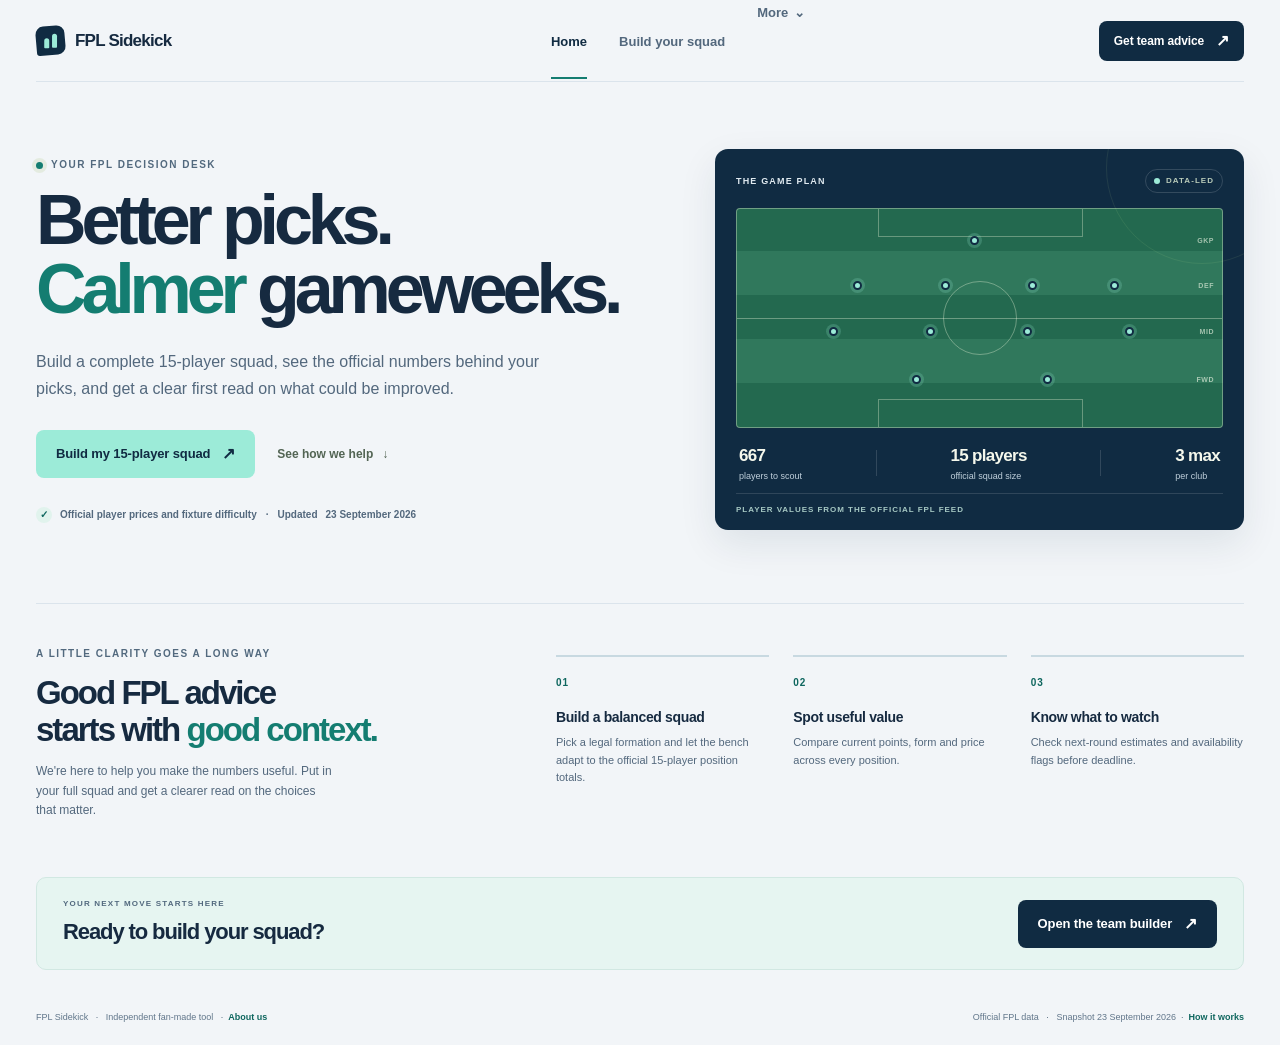
<file: index.html>
<!doctype html>
<html lang="en">
<head>
  <meta charset="utf-8">
  <meta name="viewport" content="width=device-width, initial-scale=1">
  <meta name="theme-color" content="#f2f5f8">
  <meta name="description" content="Data-led Fantasy Premier League advice, a rules-based 15-player squad builder and human-reviewed team feedback.">
  <title>FPL Sidekick — better picks, calmer gameweeks</title>
  <link rel="stylesheet" href="styles.css">
</head>
<body class="home-page">
  <header class="site-header">
    <a class="brand" href="index.html" aria-label="FPL Sidekick home">
      <span class="brand-mark" aria-hidden="true"><span></span><span></span></span>
      <span>FPL <b>Sidekick</b></span>
    </a>
    <nav class="main-nav" aria-label="Main navigation">
      <a class="nav-link is-active" href="index.html" aria-current="page">Home</a>
      <a class="nav-link" href="team.html">Build your squad</a>
      <details class="nav-more"><summary>More</summary><div class="nav-menu"><a href="how-it-works.html">How it works</a><a href="about.html">About us</a><a href="review.html">Review desk <span>demo</span></a></div></details>
    </nav>
    <details class="mobile-nav">
      <summary><span class="mobile-nav-icon" aria-hidden="true"></span>Menu</summary>
      <nav class="mobile-nav-panel" aria-label="Mobile navigation">
        <a class="is-current" href="index.html" aria-current="page">Home</a>
        <a href="team.html">Build your squad</a>
        <a href="how-it-works.html">How it works</a>
        <a href="about.html">About us</a>
        <a href="review.html">Review desk <span class="mobile-nav-tag">demo</span></a>
      </nav>
    </details>
    <a class="button button-small button-dark header-cta" href="team.html">Get team advice <span aria-hidden="true">↗</span></a>
  </header>
<style>
  :root {
  color-scheme: light;
  --paper: #f2f5f8;
  --surface: #ffffff;
  --ink: #162a40;
  --muted: #53687d;
  --line: #dbe4ec;
  --brand: #102b42;
  --brand-deep: #0a2033;
  --accent: #147d71;
  --accent-dark: #0e665e;
  --accent-bright: #9cebd8;
  --accent-soft: #e6f5f1;
  --field: #23694f;
  --field-light: #30785c;
  --forest: var(--brand);
  --forest-deep: var(--brand-deep);
  --lime: var(--accent-bright);
  --lime-dark: var(--accent);
  --pitch: var(--field);
  --pitch-light: var(--field-light);
  --coral: #bb5d46;
  --shadow: 0 14px 38px rgba(16, 43, 66, .09);
}

* { box-sizing: border-box; }

html { scroll-behavior: smooth; }

body {
  min-width: 320px;
  margin: 0;
  overflow-x: hidden;
  background: var(--paper);
  color: var(--ink);
  font-family: -apple-system, BlinkMacSystemFont, "Segoe UI", sans-serif;
  font-size: 15px;
  line-height: 1.5;
  -webkit-font-smoothing: antialiased;
}

button, input, select { font: inherit; }
button, select { color: inherit; }
a { color: inherit; text-decoration: none; }
button { cursor: pointer; }
button:focus-visible, a:focus-visible, input:focus-visible, select:focus-visible, summary:focus-visible { outline: 3px solid var(--accent); outline-offset: 3px; }

.wrap { width: calc(100% - 72px); max-width: 1280px; margin-inline: auto; }
.site-header { display: flex; align-items: center; justify-content: space-between; min-width: 0; min-height: 82px; width: calc(100% - 72px); max-width: 1280px; margin: 0 auto; border-bottom: 1px solid var(--line); }
.brand { display: inline-flex; align-items: center; gap: 10px; font-size: 17px; font-weight: 560; letter-spacing: -.045em; white-space: nowrap; }
.brand b { font-weight: 790; }
.brand-mark { display: inline-flex; align-items: flex-end; justify-content: center; gap: 3px; width: 29px; height: 29px; padding: 7px 6px; border-radius: 8px 8px 8px 3px; background: var(--forest); transform: rotate(-5deg); }
.brand-mark span { display: block; width: 5px; height: 10px; border-radius: 3px 3px 1px 1px; background: var(--lime); transform: rotate(5deg); }
.brand-mark span:last-child { height: 14px; }
.main-nav { display: flex; align-items: center; gap: 32px; margin-left: 86px; }
.nav-link { position: relative; padding: 29px 0 27px; color: #69756b; font-size: 13px; font-weight: 610; transition: color .16s ease; }
.nav-link:hover, .nav-link.is-active { color: var(--ink); }
.nav-link.is-active::after { position: absolute; right: 0; bottom: -1px; left: 0; height: 2px; background: var(--lime-dark); content: ""; }
.nav-more { position: relative; align-self: stretch; display: flex; align-items: center; }
.nav-more summary { list-style: none; cursor: pointer; color: #69756b; font-size: 13px; font-weight: 610; }
.nav-more summary::-webkit-details-marker { display: none; }
.nav-more summary::after { display: inline-block; margin-left: 6px; color: #8d9a87; content: "⌄"; }
.nav-more[open] summary { color: var(--ink); }
.nav-more.is-active summary { color: var(--ink); }
.nav-more.is-active::after { position: absolute; right: 0; bottom: -1px; left: 0; height: 2px; background: var(--lime-dark); content: ""; }
.nav-menu { position: absolute; top: calc(100% - 15px); right: -15px; z-index: 20; display: grid; min-width: 180px; padding: 6px; border: 1px solid var(--line); border-radius: 8px; background: var(--surface); box-shadow: var(--shadow); }
.nav-menu a { padding: 9px 10px; border-radius: 5px; color: #5f6d61; font-size: 11px; font-weight: 630; white-space: nowrap; }
.nav-menu a.is-current { background: #f3f6eb; color: var(--forest); }
.nav-menu a:hover { background: #f3f6eb; color: var(--forest); }
.nav-menu a span { margin-left: 5px; color: #9aa493; font-size: 8px; text-transform: uppercase; }
.mobile-nav { display: none; position: relative; flex: 0 0 auto; }
.mobile-nav > summary { display: inline-flex; align-items: center; gap: 8px; min-height: 38px; padding: 0 11px; border: 1px solid var(--line); border-radius: 7px; background: var(--surface); color: #526453; font-size: 11px; font-weight: 700; list-style: none; cursor: pointer; }
.mobile-nav > summary::-webkit-details-marker { display: none; }
.mobile-nav > summary::after { margin-left: 1px; color: #879487; content: "⌄"; font-size: 12px; }
.mobile-nav[open] > summary::after { content: "⌃"; }
.mobile-nav-icon { width: 13px; height: 10px; border-top: 1.5px solid currentColor; border-bottom: 1.5px solid currentColor; background: linear-gradient(to bottom, transparent 3.5px, currentColor 3.5px, currentColor 5px, transparent 5px); }
.mobile-nav-panel { position: absolute; top: calc(100% + 8px); right: 0; z-index: 30; display: grid; width: min(230px, calc(100vw - 32px)); padding: 6px; border: 1px solid var(--line); border-radius: 8px; background: var(--surface); box-shadow: var(--shadow); }
.mobile-nav-panel a { display: flex; align-items: center; justify-content: space-between; gap: 10px; padding: 10px 11px; border-radius: 5px; color: #5f6d61; font-size: 12px; font-weight: 630; }
.mobile-nav-panel a:hover, .mobile-nav-panel a.is-current { background: #f3f6eb; color: var(--forest); }
.mobile-nav-tag { color: #9aa493; font-size: 8px; font-weight: 700; letter-spacing: .06em; text-transform: uppercase; }
.button { display: inline-flex; align-items: center; justify-content: center; gap: 12px; min-height: 48px; padding: 0 20px; border: 0; border-radius: 8px; font-size: 13px; font-weight: 730; letter-spacing: -.01em; transition: transform .16s ease, background .16s ease, box-shadow .16s ease; }
.button:hover { transform: translateY(-1px); box-shadow: 0 7px 18px rgba(16, 44, 30, .12); }
.button span { font-size: 16px; line-height: 1; }
.button-small { min-height: 40px; padding-inline: 15px; font-size: 12px; }
.button-dark { background: var(--forest); color: white; }
.button-dark:hover { background: var(--forest-deep); }
.button-lime { background: var(--lime); color: var(--ink); }
.button-lime:hover { background: #d2f282; }
.button-quiet { min-height: 38px; padding-inline: 13px; border: 1px solid var(--line); background: transparent; color: #68756b; font-size: 11px; }
.button-quiet:hover { border-color: #c9d0bc; background: #f7f8f0; }
.eyebrow { display: flex; align-items: center; gap: 8px; margin: 0 0 15px; color: #687867; font-size: 10px; font-weight: 770; letter-spacing: .15em; line-height: 1.2; }
.eyebrow-dot { width: 7px; height: 7px; border-radius: 50%; background: #81ab43; box-shadow: 0 0 0 4px rgba(129, 171, 67, .13); }
.visually-hidden { position: absolute; width: 1px; height: 1px; padding: 0; margin: -1px; overflow: hidden; clip: rect(0, 0, 0, 0); white-space: nowrap; border: 0; }
.micro-label { display: block; margin: 0 0 5px; color: #819083; font-size: 9px; font-weight: 760; letter-spacing: .14em; line-height: 1.2; }
.footer-dot { padding-inline: 5px; color: #a2ac9d; }

/* Homepage */
.home-hero { display: grid; grid-template-columns: minmax(0, 1.08fr) minmax(390px, .92fr); align-items: center; gap: 58px; padding-top: 67px; padding-bottom: 72px; }
.hero-copy { padding: 10px 0 8px; }
.hero-copy h1 { max-width: 660px; margin: 0; font-size: 70px; font-weight: 760; letter-spacing: -.073em; line-height: .99; }
.hero-copy h1 span { color: #739a3c; }
.hero-lede { max-width: 520px; margin: 23px 0 0; color: #68746a; font-size: 16px; line-height: 1.7; }
.hero-actions { display: flex; align-items: center; gap: 22px; margin-top: 28px; }
.text-link { display: inline-flex; align-items: center; gap: 9px; color: #526453; font-size: 12px; font-weight: 680; }
.text-link:hover { color: var(--forest); }
.hero-proof { display: flex; align-items: center; gap: 8px; margin-top: 29px; color: #879186; font-size: 10px; font-weight: 590; }
.proof-check { display: inline-grid; place-items: center; width: 16px; height: 16px; border-radius: 50%; background: #e4edcf; color: #547a2f; font-size: 10px; font-weight: 800; }
.proof-separator { margin-inline: 1px; color: #b0b9aa; }
.hero-board { position: relative; overflow: hidden; padding: 20px 21px 14px; border-radius: 13px; background: var(--forest); color: #fff; box-shadow: var(--shadow); }
.hero-board::after { position: absolute; top: -77px; right: -54px; width: 190px; height: 190px; border: 1px solid rgba(212, 240, 152, .09); border-radius: 50%; content: ""; }
.board-topline { position: relative; z-index: 1; display: flex; align-items: center; justify-content: space-between; }
.board-label, .live-tag { font-size: 9px; font-weight: 720; letter-spacing: .13em; }
.board-label { color: #d5e2d2; }
.live-tag { display: inline-flex; align-items: center; gap: 6px; padding: 5px 8px; border: 1px solid rgba(255,255,255,.15); border-radius: 999px; color: #b9cbb9; font-size: 8px; }
.live-tag i { width: 6px; height: 6px; border-radius: 50%; background: var(--lime); }
.mini-pitch { position: relative; height: 220px; margin-top: 15px; overflow: hidden; border: 1px solid rgba(237, 247, 218, .38); border-radius: 4px; background: repeating-linear-gradient(0deg, var(--pitch) 0 44px, var(--pitch-light) 44px 88px); }
.pitch-halfway { position: absolute; top: 50%; right: 0; left: 0; border-top: 1px solid rgba(237, 247, 218, .36); }
.pitch-circle { position: absolute; top: 50%; left: 50%; width: 74px; height: 74px; border: 1px solid rgba(237, 247, 218, .36); border-radius: 50%; transform: translate(-50%, -50%); }
.mini-pitch::before, .mini-pitch::after { position: absolute; left: 29%; width: 42%; height: 27px; border: 1px solid rgba(237, 247, 218, .34); content: ""; }
.mini-pitch::before { top: 0; border-top: 0; }
.mini-pitch::after { bottom: 0; border-bottom: 0; }
.mini-player { position: absolute; z-index: 1; width: 9px; height: 9px; border: 2px solid var(--forest); border-radius: 50%; background: var(--lime); box-shadow: 0 0 0 3px rgba(198, 237, 104, .17); }
.p1 { top: 12%; left: 48%; }.p2 { top: 33%; left: 24%; }.p3 { top: 33%; left: 42%; }.p4 { top: 33%; left: 60%; }.p5 { top: 33%; left: 77%; }
.p6 { top: 54%; left: 19%; }.p7 { top: 54%; left: 39%; }.p8 { top: 54%; left: 59%; }.p9 { top: 54%; left: 80%; }
.p10 { top: 76%; left: 36%; }.p11 { top: 76%; left: 63%; }
.mini-label { position: absolute; right: 8px; color: rgba(239, 247, 229, .63); font-size: 7px; font-weight: 700; letter-spacing: .08em; }
.mini-gk { top: 12%; }.mini-def { top: 33%; }.mini-mid { top: 54%; }.mini-fwd { top: 76%; }
.board-bottomline { position: relative; z-index: 1; display: flex; align-items: center; justify-content: space-between; gap: 12px; padding: 15px 3px 10px; }
.board-bottomline > div:not(.board-divider) { display: grid; gap: 1px; }
.board-number { color: #f5f8ec; font-size: 17px; font-weight: 720; letter-spacing: -.04em; }
.board-caption { color: #b7c7b7; font-size: 9px; font-weight: 530; }
.board-divider { width: 1px; height: 26px; background: rgba(255,255,255,.14); }
.board-source { margin: 0; padding-top: 10px; border-top: 1px solid rgba(255,255,255,.13); color: #8fa991; font-size: 8px; font-weight: 620; letter-spacing: .12em; }
.how-section { display: grid; grid-template-columns: minmax(235px, .78fr) minmax(0, 1.22fr); gap: 80px; padding-top: 44px; padding-bottom: 48px; border-top: 1px solid var(--line); }
.section-intro h2 { margin: 0; font-size: 33px; font-weight: 735; letter-spacing: -.06em; line-height: 1.12; }
.section-intro h2 em { color: #779847; font-style: normal; }
.section-intro > p:last-child { max-width: 300px; margin: 13px 0 0; color: #718074; font-size: 12px; line-height: 1.65; }
.approach-grid { display: grid; grid-template-columns: repeat(3, minmax(0, 1fr)); gap: 24px; align-items: start; padding-top: 7px; }
.approach-item { padding-top: 13px; border-top: 2px solid #d7dfc7; }
.approach-number { color: #7c9d4d; font-size: 10px; font-weight: 750; letter-spacing: .1em; }
.approach-item h3 { margin: 15px 0 6px; font-size: 14px; font-weight: 720; letter-spacing: -.025em; }
.approach-item p { margin: 0; color: #768176; font-size: 11px; line-height: 1.55; }
.home-cta { display: flex; align-items: center; justify-content: space-between; gap: 24px; margin-top: 8px; margin-bottom: 26px; padding: 21px 26px; border-radius: 10px; background: #e8eddb; }
.home-cta .eyebrow { margin-bottom: 6px; font-size: 8px; }
.home-cta h2 { margin: 0; font-size: 22px; font-weight: 730; letter-spacing: -.05em; }
.site-footer { display: flex; justify-content: space-between; gap: 20px; padding-top: 15px; padding-bottom: 21px; color: #849084; font-size: 9px; }

/* Team builder */
.builder-main { padding-top: 28px; padding-bottom: 20px; }
.builder-intro { display: flex; align-items: end; justify-content: space-between; gap: 24px; margin-bottom: 22px; }
.builder-intro .eyebrow { margin-bottom: 11px; }
.builder-intro h1 { margin: 0; font-size: 35px; font-weight: 750; letter-spacing: -.065em; line-height: 1.1; }
.builder-intro h1 span { color: #759642; }
.builder-intro > div:first-child > p:last-child { margin: 8px 0 0; color: #778276; font-size: 12px; }
.feed-stamp { display: grid; grid-template-columns: 8px auto; align-items: center; gap: 4px 8px; padding: 10px 13px; border: 1px solid var(--line); border-radius: 8px; color: #7c887c; font-size: 8px; font-weight: 720; letter-spacing: .09em; white-space: nowrap; }
.feed-stamp b { grid-column: 2; color: #445b47; font-size: 10px; letter-spacing: .05em; }
.feed-pulse { grid-row: span 2; width: 7px; height: 7px; border-radius: 50%; background: #81aa46; box-shadow: 0 0 0 4px rgba(129,170,70,.12); }
.budget-strip { display: grid; grid-template-columns: minmax(210px, 1fr) auto auto auto; align-items: center; gap: 23px; min-height: 75px; margin-bottom: 18px; padding: 13px 17px; border: 1px solid var(--line); border-radius: 10px; background: var(--surface); box-shadow: 0 4px 14px rgba(30, 47, 31, .025); }
.budget-main { display: grid; grid-template-columns: minmax(95px, auto) minmax(95px, 1fr); align-items: center; gap: 18px; }
.budget-copy { display: grid; gap: 3px; }
.budget-copy strong { font-size: 18px; font-weight: 750; letter-spacing: -.045em; white-space: nowrap; }
.budget-copy small { color: #849084; font-size: 10px; font-weight: 550; letter-spacing: 0; }
.budget-track { height: 6px; overflow: hidden; border-radius: 99px; background: #eef0e7; }
.budget-track span { display: block; width: 0; height: 100%; border-radius: inherit; background: var(--lime-dark); transition: width .25s ease; }
.budget-stat { display: grid; gap: 1px; min-width: 90px; padding-left: 18px; border-left: 1px solid var(--line); }
.budget-stat strong { font-size: 16px; font-weight: 740; letter-spacing: -.035em; }
.budget-stat strong span { color: #9ba397; font-size: 10px; font-weight: 580; letter-spacing: 0; }
.budget-stat > span { color: #839083; font-size: 9px; }
.reset-button { white-space: nowrap; }
.builder-layout { display: grid; grid-template-columns: minmax(0, 1.1fr) minmax(385px, .9fr); align-items: start; gap: 17px; }
.lineup-column { display: grid; gap: 15px; min-width: 0; }
.lineup-panel, .insights-panel, .player-panel { min-width: 0; border: 1px solid var(--line); border-radius: 10px; background: var(--surface); box-shadow: 0 5px 18px rgba(30, 47, 31, .035); }
.lineup-panel { overflow: hidden; }
.panel-heading { display: flex; align-items: center; justify-content: space-between; gap: 14px; }
.lineup-heading { min-height: 69px; padding: 13px 17px; }
.panel-heading h2 { margin: 0; font-size: 17px; font-weight: 730; letter-spacing: -.045em; line-height: 1.2; }
.panel-heading .micro-label { margin-bottom: 5px; }
.formation-control { display: grid; gap: 2px; color: #8b9689; font-size: 8px; font-weight: 720; letter-spacing: .09em; }
.formation-control select { min-width: 88px; padding: 5px 23px 5px 8px; border: 1px solid var(--line); border-radius: 5px; background: #fbfcf7; font-size: 11px; font-weight: 710; letter-spacing: 0; }
.pitch { position: relative; display: flex; flex-direction: column; justify-content: space-around; min-height: 398px; overflow: hidden; padding: 12px 16px; background: repeating-linear-gradient(0deg, var(--pitch) 0 76px, var(--pitch-light) 76px 152px); }
.pitch-outline { position: absolute; inset: 10px; border: 1px solid rgba(238, 248, 225, .39); pointer-events: none; }
.pitch-midline { position: absolute; top: 50%; right: 0; left: 0; border-top: 1px solid rgba(238, 248, 225, .35); }
.pitch-center { position: absolute; top: 50%; left: 50%; width: 62px; height: 62px; border: 1px solid rgba(238, 248, 225, .35); border-radius: 50%; transform: translate(-50%, -50%); }
.pitch-box { position: absolute; left: 32%; width: 36%; height: 26px; border: 1px solid rgba(238, 248, 225, .34); }
.pitch-box-top { top: 0; border-top: 0; }
.pitch-box-bottom { bottom: 0; border-bottom: 0; }
.pitch-row { position: relative; z-index: 1; display: flex; justify-content: center; align-items: center; gap: clamp(5px, 1vw, 13px); width: 100%; }
.pitch-row[data-row="GKP"] { flex: .75; }
.pitch-row[data-row="DEF"] { flex: 1; }
.pitch-row[data-row="MID"] { flex: 1; }
.pitch-row[data-row="FWD"] { flex: .9; }
.pitch-slot { position: relative; flex: 1 1 0; min-width: 0; max-width: 142px; }
.slot-main { display: grid; justify-items: center; align-content: center; width: 100%; min-height: 69px; padding: 7px 3px; border: 1px solid rgba(18, 53, 37, .12); border-radius: 9px; background: rgba(255, 255, 250, .94); color: var(--ink); box-shadow: 0 4px 10px rgba(12, 39, 26, .12); text-align: center; transition: border-color .15s ease, transform .15s ease, background .15s ease; }
.slot-main:hover { transform: translateY(-2px); background: white; }
.slot-main.is-active { border: 2px solid var(--lime); box-shadow: 0 0 0 3px rgba(198, 237, 104, .2), 0 4px 10px rgba(12, 39, 26, .12); }
.slot-main.is-filled { background: #faffee; }
.slot-role { color: #82907d; font-size: 7px; font-weight: 780; letter-spacing: .1em; line-height: 1.15; }
.slot-name { display: block; max-width: 100%; overflow: hidden; margin-top: 5px; font-size: 10px; font-weight: 730; letter-spacing: -.02em; text-overflow: ellipsis; white-space: nowrap; }
.slot-price { display: block; margin-top: 1px; color: #768470; font-size: 8px; font-weight: 620; }
.slot-next-fixture { display: block; max-width: 100%; overflow: hidden; margin-top: 2px; color: #58764a; font-size: 7px; font-weight: 700; text-overflow: ellipsis; white-space: nowrap; }
.slot-clear { position: absolute; top: -6px; right: -6px; z-index: 2; display: grid; place-items: center; width: 19px; height: 19px; padding: 0; border: 1px solid #dfe6d4; border-radius: 50%; background: #fffefa; color: #7a8a77; font-size: 14px; line-height: 1; }
.slot-clear:hover { border-color: #e3a28f; color: #bb573f; }
.lineup-foot { display: flex; justify-content: space-between; gap: 12px; padding: 10px 16px 11px; color: #879286; font-size: 9px; }
.pitch-legend { display: inline-flex; align-items: center; gap: 5px; color: #a0a99b; font-size: 7px; font-weight: 700; letter-spacing: .1em; white-space: nowrap; }
.pitch-legend i { width: 7px; height: 7px; border: 2px solid #a6d63d; border-radius: 50%; }
.insights-panel { padding: 14px 16px 12px; }
.insights-heading { margin-bottom: 12px; }
.insight-source { color: #a0a99a; font-size: 7px; font-weight: 720; letter-spacing: .09em; text-align: right; }
.insights-grid { display: grid; grid-template-columns: repeat(3, minmax(0, 1fr)); gap: 9px; }
.insight-card { min-width: 0; padding: 10px 11px; border-radius: 7px; background: #f4f6ee; }
.insight-label { display: block; margin-bottom: 6px; color: #84907e; font-size: 8px; font-weight: 760; letter-spacing: .09em; text-transform: uppercase; }
.insight-card strong { display: block; overflow: hidden; color: #314937; font-size: 11px; font-weight: 730; letter-spacing: -.02em; text-overflow: ellipsis; white-space: nowrap; }
.insight-card p { margin: 3px 0 0; color: #7d897d; font-size: 9px; line-height: 1.4; }
.insight-disclaimer { margin: 10px 0 0; color: #a0a99d; font-size: 8px; line-height: 1.4; }
.player-panel { overflow: hidden; padding: 15px 15px 0; }
.player-heading { margin-bottom: 8px; }
.player-heading h2 { display: flex; align-items: center; gap: 8px; }
.player-heading h2 span { display: inline-grid; place-items: center; min-width: 23px; height: 18px; padding-inline: 5px; border-radius: 999px; background: #edf2e3; color: #708c49; font-size: 9px; letter-spacing: 0; }
.round-chip { padding: 5px 8px; border: 1px solid #e6e9df; border-radius: 999px; color: #849083; font-size: 8px; font-weight: 700; white-space: nowrap; }
.active-slot-note { margin: 0 0 10px; color: #617062; font-size: 10px; }
.active-slot-note b { color: #425d37; }
.active-slot-note span { color: #98a095; }
.search-field { display: flex; align-items: center; gap: 8px; height: 38px; padding: 0 10px; border: 1px solid #e2e5da; border-radius: 7px; background: #fcfcf8; }
.search-field:focus-within { border-color: #9aba69; box-shadow: 0 0 0 3px rgba(154, 186, 105, .12); }
.search-icon { position: relative; display: block; flex: 0 0 13px; width: 13px; height: 13px; border: 1.5px solid #829083; border-radius: 50%; }
.search-icon::after { position: absolute; right: -4px; bottom: -3px; width: 5px; border-top: 1.5px solid #829083; content: ""; transform: rotate(48deg); }
.search-field input { flex: 1; min-width: 0; height: 100%; padding: 0; border: 0; outline: 0; background: transparent; color: var(--ink); font-size: 11px; }
.search-field input::placeholder { color: #a0a99d; }
.search-field kbd { padding: 2px 5px; border: 1px solid #e7e9df; border-radius: 4px; background: white; color: #a3aa9f; font-family: inherit; font-size: 8px; }
.player-tools { display: flex; align-items: center; justify-content: space-between; gap: 8px; padding-top: 11px; }
.position-filters { display: flex; align-items: center; gap: 2px; }
.position-filters button { min-width: 33px; height: 25px; padding: 0 7px; border: 0; border-radius: 5px; background: transparent; color: #8d988a; font-size: 8px; font-weight: 700; }
.position-filters button:hover { background: #f3f5ed; color: #40563f; }
.position-filters button.is-active { background: #e9f0db; color: #476735; }
.club-filter-label select { max-width: 112px; padding: 5px 22px 5px 7px; border: 1px solid #e6e8de; border-radius: 5px; background: #fffefa; color: #788477; font-size: 9px; }
.pool-summary { display: flex; align-items: center; justify-content: space-between; gap: 10px; min-height: 32px; margin-top: 6px; border-bottom: 1px solid #eff0e9; color: #a0a99e; font-size: 8px; }
.pool-summary label { display: flex; align-items: center; gap: 5px; color: #9aa398; font-size: 7px; font-weight: 720; letter-spacing: .09em; }
.pool-summary select { max-width: 92px; padding: 3px 19px 3px 5px; border: 0; background: transparent; color: #576b55; font-size: 9px; font-weight: 690; letter-spacing: 0; }
.player-list { max-height: 432px; min-height: 310px; overflow-y: auto; overscroll-behavior: contain; scrollbar-color: #d7ddcd transparent; scrollbar-width: thin; }
.player-option { display: grid; grid-template-columns: minmax(0, 1fr) auto; align-items: center; gap: 8px; width: 100%; min-height: 66px; padding: 7px 5px; border: 0; border-bottom: 1px solid #f0f1eb; background: transparent; text-align: left; transition: background .12s ease; }
.player-option:hover:not(:disabled), .player-option:focus-visible { background: #f7f9f1; }
.player-option:disabled { cursor: default; opacity: .48; }
.player-info { display: flex; align-items: center; gap: 9px; min-width: 0; }
.club-mark { display: grid; place-items: center; flex: 0 0 28px; width: 28px; height: 28px; border: 1px solid #e4e8da; border-radius: 50%; background: #f1f4e9; color: #61734f; font-size: 7px; font-weight: 760; letter-spacing: -.03em; }
.player-name-block { display: grid; min-width: 0; gap: 2px; }
.player-name-block strong { overflow: hidden; color: #344538; font-size: 10px; font-weight: 720; letter-spacing: -.015em; text-overflow: ellipsis; white-space: nowrap; }
.player-meta { overflow: hidden; color: #98a194; font-size: 8px; text-overflow: ellipsis; white-space: nowrap; }
.player-next-fixture { overflow: hidden; color: #58764a; font-size: 8px; font-weight: 680; text-overflow: ellipsis; white-space: nowrap; }
.player-data { display: grid; justify-items: end; gap: 2px; }
.player-price { color: #3f5b3e; font-size: 10px; font-weight: 760; white-space: nowrap; }
.player-form { color: #8d9988; font-size: 8px; white-space: nowrap; }
.availability-tag { margin-left: 4px; color: #bd6a53; font-size: 7px; font-weight: 700; }
.pool-empty { display: grid; place-items: center; min-height: 150px; padding: 20px; color: #8a9587; font-size: 11px; text-align: center; }
.player-list-foot { display: flex; align-items: center; gap: 6px; min-height: 35px; border-top: 1px solid #eef0e8; color: #9aa396; font-size: 8px; }
.player-list-foot #save-state { margin-left: auto; color: #7d9871; font-weight: 620; text-align: right; }
.pool-dot { width: 6px; height: 6px; border-radius: 50%; background: #97b761; }
.builder-footer { display: flex; justify-content: space-between; gap: 18px; padding-top: 19px; color: #899386; font-size: 9px; }
.builder-footer a { color: #5e7458; font-weight: 650; }
.toast { position: fixed; right: 22px; bottom: 20px; z-index: 10; max-width: min(360px, calc(100vw - 40px)); padding: 11px 14px; border: 1px solid rgba(255,255,255,.12); border-radius: 7px; background: var(--forest-deep); color: white; box-shadow: 0 8px 25px rgba(15,46,34,.24); font-size: 11px; opacity: 0; pointer-events: none; transform: translateY(8px); transition: opacity .18s ease, transform .18s ease; }
.toast.is-visible { opacity: 1; transform: translateY(0); }

/* Formation-aware bench, submission and analysis */
.bench-panel, .submission-section, .analysis-report { margin-top: 15px; border: 1px solid var(--line); border-radius: 10px; background: var(--surface); box-shadow: 0 5px 18px rgba(30, 47, 31, .035); }
.bench-panel { padding: 15px 16px 12px; }
.bench-heading { margin-bottom: 12px; }
.bench-rule-tag { padding: 5px 8px; border-radius: 999px; background: #eff3e7; color: #657c4b; font-size: 8px; font-weight: 740; white-space: nowrap; }
.bench-grid { display: grid; grid-template-columns: repeat(4, minmax(0, 1fr)); gap: 8px; }
.bench-slot { position: relative; min-width: 0; }
.bench-slot-main { display: grid; align-content: center; justify-items: start; width: 100%; min-height: 69px; padding: 10px 11px; border: 1px solid #e7e9df; border-radius: 7px; background: #f9faf5; color: var(--ink); text-align: left; }
.bench-slot-main:hover { background: #f2f6e9; }
.bench-slot-main.is-active { border-color: #a9cc66; box-shadow: 0 0 0 3px rgba(166, 214, 61, .14); }
.bench-slot-main.is-filled { background: #f5f8ee; }
.bench-slot-main .slot-name { margin-top: 4px; }
.bench-clear { top: -5px; right: -5px; }
.bench-note { margin: 10px 0 0; color: #839080; font-size: 9px; line-height: 1.5; }
.submission-section { display: grid; grid-template-columns: minmax(0, 1.05fr) minmax(270px, .85fr); align-items: center; gap: 35px; margin-top: 23px; padding: 23px 25px; background: #e8eddb; }
.submission-copy .eyebrow { margin-bottom: 8px; }
.submission-copy h2 { max-width: 490px; margin: 0; font-size: 27px; font-weight: 750; letter-spacing: -.06em; line-height: 1.1; }
.submission-copy > p:last-child { max-width: 530px; margin: 9px 0 0; color: #718071; font-size: 11px; line-height: 1.65; }
.submission-form { display: grid; gap: 9px; }
.field-label { color: #566653; font-size: 10px; font-weight: 720; }
.text-input { min-height: 42px; width: 100%; padding: 0 12px; border: 1px solid #d9dfcf; border-radius: 6px; background: #fffefa; color: var(--ink); font-size: 12px; }
.text-input::placeholder { color: #a0aa9c; }
.consent-row { display: flex; align-items: flex-start; gap: 8px; color: #68776a; font-size: 9px; line-height: 1.45; }
.consent-row input { width: 14px; height: 14px; flex: 0 0 auto; margin: 0; accent-color: #749843; }
.submission-form .button { justify-self: start; min-height: 42px; margin-top: 2px; }
.submission-form .button:disabled { cursor: wait; opacity: .65; }
.local-mode-note { margin: 0; color: #798775; font-size: 8px; line-height: 1.5; }
.submission-status { margin: 0; padding: 9px 11px; border: 1px solid transparent; border-radius: 6px; font-size: 10px; line-height: 1.5; }
.submission-status[data-state="pending"] { border-color: #cbd9d4; background: #f3f8f5; color: #536d62; }
.submission-status[data-state="success"] { border-color: #b8d8c7; background: #edf7f1; color: #246044; }
.submission-status[data-state="error"] { border-color: #e6c8bd; background: #fff4ef; color: #8b4935; }
.analysis-report[hidden] { display: none; }
.analysis-report { scroll-margin-top: 18px; padding: 21px; }
.review-submit-actions { display: flex; align-items: center; gap: 12px; margin-top: 17px; padding: 13px; border-radius: 7px; background: #f1f5e9; }
.review-submit-actions .button { flex: 0 0 auto; min-height: 38px; }
.review-submit-note { margin: 0; color: #71806d; font-size: 9px; line-height: 1.5; }
.report-heading { margin-bottom: 17px; }
.report-heading .eyebrow { margin-bottom: 8px; }
.report-heading h2 { margin: 0; font-size: 25px; font-weight: 760; letter-spacing: -.06em; }
.report-heading > p:last-child { margin: 5px 0 0; color: #829080; font-size: 10px; }
.report-metrics { display: grid; grid-template-columns: repeat(3, minmax(0, 1fr)); gap: 9px; }
.report-metric { min-width: 0; padding: 12px; border-radius: 7px; background: #f3f5ed; }
.report-metric strong { display: block; color: #304937; font-size: 17px; font-weight: 750; letter-spacing: -.04em; }
.report-metric p { margin: 4px 0 0; color: #7c897b; font-size: 9px; line-height: 1.5; }
.report-section { margin-top: 21px; }
.report-section > h3 { margin: 0 0 10px; font-size: 16px; letter-spacing: -.035em; }
.recommendation-list { display: grid; grid-template-columns: repeat(3, minmax(0, 1fr)); gap: 8px; }
.recommendation-item { padding: 11px; border-left: 2px solid #abc66f; border-radius: 0 6px 6px 0; background: #f8f9f4; }
.recommendation-label { display: block; margin-bottom: 4px; color: #84927d; font-size: 8px; font-weight: 760; letter-spacing: .08em; text-transform: uppercase; }
.recommendation-item strong { display: block; font-size: 11px; }
.recommendation-item p { margin: 4px 0 0; color: #738072; font-size: 9px; line-height: 1.5; }
.report-player-grid { display: grid; grid-template-columns: repeat(3, minmax(0, 1fr)); gap: 8px; }
.report-player { min-width: 0; padding: 11px; border: 1px solid #e7e9df; border-radius: 7px; background: #fffefa; }
.report-player.is-bench { background: #fafbf7; }
.report-player-top { display: flex; align-items: center; justify-content: space-between; gap: 6px; }
.position-chip { color: #75866b; font-size: 7px; font-weight: 760; letter-spacing: .07em; }
.report-player h4 { overflow: hidden; margin: 6px 0 2px; font-size: 12px; text-overflow: ellipsis; white-space: nowrap; }
.report-player-meta, .report-player-stats, .report-player-action { margin: 3px 0 0; color: #7e897c; font-size: 8px; line-height: 1.5; }
.report-player-action { color: #536b4c; font-weight: 650; }
.fixture-chips { display: flex; flex-wrap: wrap; gap: 4px; margin-top: 7px; }
.fixture-chip { padding: 3px 5px; border-radius: 4px; background: #edf2e4; color: #506846; font-size: 7px; font-weight: 680; white-space: nowrap; }
.fixture-chip.difficulty-4, .fixture-chip.difficulty-5 { background: #f7e9e3; color: #9a594b; }
.report-disclaimer { margin: 14px 0 0; color: #909a8c; font-size: 8px; line-height: 1.5; }
.builder-footer a, .site-footer a { color: #5e7458; font-weight: 650; }

/* Editorial pages and local review desk */
.content-main, .review-main { padding-top: 43px; padding-bottom: 36px; }
.page-hero { display: grid; grid-template-columns: minmax(0, 1.2fr) minmax(220px, .8fr); align-items: end; gap: 38px; padding-bottom: 29px; border-bottom: 1px solid var(--line); }
.page-hero h1 { max-width: 660px; margin: 0; font-size: 48px; font-weight: 760; letter-spacing: -.075em; line-height: 1.02; }
.page-hero h1 span { color: #759642; }
.page-hero > div > p:last-child { max-width: 620px; margin: 12px 0 0; color: #718071; font-size: 13px; line-height: 1.7; }
.page-note { padding: 13px 14px; border-left: 2px solid #a9c966; background: #edf1e5; color: #64725f; font-size: 10px; line-height: 1.6; }
.page-section { padding: 25px 0; border-bottom: 1px solid var(--line); }
.page-section h2 { margin: 0 0 9px; font-size: 23px; font-weight: 750; letter-spacing: -.055em; }
.page-section > p { max-width: 760px; margin: 0; color: #6f7e70; font-size: 12px; line-height: 1.75; }
.page-card-grid { display: grid; grid-template-columns: repeat(3, minmax(0, 1fr)); gap: 11px; margin-top: 17px; }
.page-card { padding: 14px; border-top: 2px solid #d7dfc7; background: rgba(255, 254, 250, .62); }
.page-card span { color: #7c9850; font-size: 9px; font-weight: 770; letter-spacing: .1em; }
.page-card h3 { margin: 8px 0 5px; font-size: 13px; letter-spacing: -.025em; }
.page-card p { margin: 0; color: #758174; font-size: 10px; line-height: 1.6; }
.page-cta { display: flex; align-items: center; justify-content: space-between; gap: 20px; margin-top: 23px; padding: 18px 20px; border-radius: 8px; background: #e8eddb; }
.page-cta h2 { margin: 0; font-size: 18px; letter-spacing: -.045em; }
.review-status-note { margin: 15px 0 20px; padding: 12px 14px; border: 1px solid #e8d8b4; border-radius: 6px; background: #fbf5e8; color: #786849; font-size: 10px; line-height: 1.6; }
.review-layout { display: grid; grid-template-columns: minmax(220px, .34fr) minmax(0, .66fr); align-items: start; gap: 14px; }
.review-queue, .review-detail, .review-empty { min-width: 0; border: 1px solid var(--line); border-radius: 9px; background: var(--surface); }
.review-queue { overflow: hidden; }
.review-queue-head { display: flex; align-items: center; justify-content: space-between; padding: 13px; border-bottom: 1px solid var(--line); }
.review-queue-head h2 { margin: 0; font-size: 14px; letter-spacing: -.03em; }
.queue-count { min-width: 22px; padding: 3px 6px; border-radius: 999px; background: #eef2e7; color: #657d4a; font-size: 9px; font-weight: 750; text-align: center; }
.submission-list { display: grid; }
.submission-row { display: grid; gap: 3px; width: 100%; padding: 12px 13px; border: 0; border-bottom: 1px solid #eff0e9; background: transparent; text-align: left; }
.submission-row:hover, .submission-row.is-active { background: #f4f6ee; }
.submission-row strong { overflow: hidden; font-size: 10px; text-overflow: ellipsis; white-space: nowrap; }
.submission-row span { color: #859181; font-size: 8px; }
.submission-row .queue-status { color: #77944d; font-weight: 720; text-transform: uppercase; }
.review-empty { padding: 25px; color: #7c897b; font-size: 10px; line-height: 1.7; }
.review-detail { padding: 17px; }
.review-detail[hidden] { display: none; }
.review-detail-head { display: flex; align-items: flex-start; justify-content: space-between; gap: 14px; padding-bottom: 13px; border-bottom: 1px solid #eff0e9; }
.review-detail-head h2 { margin: 0; font-size: 20px; letter-spacing: -.05em; }
.review-detail-head p { margin: 4px 0 0; color: #7c897b; font-size: 9px; }
.review-detail-stats { display: flex; flex-wrap: wrap; gap: 7px; margin: 12px 0; }
.review-detail-stats span { padding: 5px 7px; border-radius: 5px; background: #f1f4e9; color: #62794c; font-size: 8px; font-weight: 690; }
.review-draft { padding: 12px; border-radius: 6px; background: #f7f8f3; }
.review-draft h3 { margin: 0 0 5px; font-size: 11px; }
.review-draft ul { margin: 0; padding-left: 16px; color: #6f7d6e; font-size: 9px; line-height: 1.7; }
.review-feedback { display: grid; gap: 7px; margin-top: 14px; }
.review-feedback label { color: #4d624d; font-size: 9px; font-weight: 740; }
.review-feedback textarea, .email-preview { width: 100%; min-height: 112px; resize: vertical; padding: 10px; border: 1px solid #e0e4d9; border-radius: 6px; background: #fffefa; color: var(--ink); font-size: 10px; line-height: 1.6; }
.email-preview { min-height: 150px; background: #f9faf6; }
.review-actions { display: flex; flex-wrap: wrap; gap: 8px; margin-top: 12px; }
.review-actions .button { min-height: 39px; font-size: 10px; }
.review-local-only { margin: 10px 0 0; color: #90998b; font-size: 8px; line-height: 1.55; }
.site-footer { align-items: center; }

@media (max-width: 1080px) {
  .wrap, .site-header { width: calc(100% - 52px); max-width: 1280px; }
  .main-nav { margin-left: 25px; }
  .home-hero { grid-template-columns: minmax(0, 1fr) minmax(340px, .88fr); gap: 34px; padding-top: 54px; padding-bottom: 54px; }
  .hero-copy h1 { font-size: 60px; }
  .builder-layout { grid-template-columns: minmax(0, 1fr) minmax(345px, .92fr); gap: 12px; }
  .budget-strip { gap: 13px; }
  .budget-main { gap: 10px; }
  .pitch { padding-inline: 11px; }
  .pitch-row { gap: 6px; }
  .nav-menu { right: -8px; }
}

@media (max-width: 820px) {
  .wrap, .site-header { width: calc(100% - 40px); max-width: 680px; }
  .site-header { min-height: 70px; }
  .main-nav { gap: 22px; margin-left: 0; }
  .nav-link { padding-top: 23px; padding-bottom: 21px; }
  .home-hero { grid-template-columns: 1fr; gap: 30px; padding-top: 43px; padding-bottom: 45px; }
  .hero-copy h1 { font-size: 60px; }
  .hero-board { max-width: 600px; }
  .mini-pitch { height: 200px; }
  .how-section { grid-template-columns: 1fr; gap: 26px; padding-top: 36px; padding-bottom: 38px; }
  .section-intro h2 br { display: none; }
  .section-intro > p:last-child { max-width: 480px; }
  .approach-grid { gap: 16px; }
  .builder-layout { min-width: 0; grid-template-columns: minmax(0, 1fr); }
  .builder-intro { margin-bottom: 18px; }
  .player-panel { grid-row: 2; }
  .player-list { max-height: 430px; }
  .budget-strip { grid-template-columns: minmax(0, 1fr) auto auto; }
  .budget-main { grid-column: 1 / -1; grid-row: 1; grid-template-columns: auto minmax(100px, 1fr); }
  .budget-stat { grid-row: 2; }
  .reset-button { grid-row: 2; grid-column: 3; }
  .submission-section { grid-template-columns: 1fr 1fr; gap: 22px; }
  .review-layout { grid-template-columns: minmax(190px, .38fr) minmax(0, .62fr); }
}

@media (max-width: 560px) {
  body { font-size: 14px; }
  .wrap, .site-header { width: calc(100vw - 32px); max-width: 460px; }
  .site-header { min-height: 64px; gap: 10px; }
  .brand { gap: 7px; font-size: 15px; }
  .brand-mark { width: 26px; height: 26px; }
  .main-nav { display: none; }
  .mobile-nav { display: block; }
  .header-cta { display: none; }
  .home-hero { padding-top: 34px; padding-bottom: 34px; }
  .hero-copy h1 { font-size: 48px; }
  .hero-lede { margin-top: 17px; font-size: 14px; line-height: 1.6; }
  .hero-actions { flex-wrap: wrap; gap: 15px; margin-top: 21px; }
  .button { min-height: 44px; padding-inline: 15px; font-size: 12px; }
  .hero-proof { flex-wrap: wrap; margin-top: 21px; font-size: 9px; }
  .hero-board { padding: 15px 14px 11px; }
  .mini-pitch { height: 165px; margin-top: 11px; }
  .board-bottomline { gap: 7px; padding-top: 12px; }
  .board-number { font-size: 14px; }
  .board-caption { font-size: 8px; }
  .board-divider { height: 22px; }
  .how-section { gap: 21px; padding-top: 30px; padding-bottom: 29px; }
  .section-intro h2 { font-size: 28px; }
  .approach-grid { grid-template-columns: 1fr; gap: 13px; }
  .approach-item { display: grid; grid-template-columns: 31px 1fr; column-gap: 5px; padding-top: 9px; }
  .approach-number { grid-row: span 2; padding-top: 2px; }
  .approach-item h3 { margin: 0 0 3px; font-size: 13px; }
  .approach-item p { font-size: 10px; }
  .home-cta { align-items: flex-start; flex-direction: column; margin-bottom: 17px; padding: 17px; }
  .home-cta h2 { font-size: 19px; }
  .site-footer { flex-direction: column; gap: 6px; padding-top: 12px; font-size: 8px; }
  .builder-main { padding-top: 22px; }
  .builder-intro { min-width: 0; align-items: flex-start; flex-direction: column; gap: 13px; }
  .builder-intro h1 { font-size: 30px; }
  .feed-stamp { grid-template-columns: 8px auto auto; }
  .feed-stamp b { grid-column: 3; grid-row: 1 / span 2; }
  .budget-strip { min-width: 0; grid-template-columns: minmax(0, 1fr) minmax(0, 1fr); gap: 10px; padding: 12px; }
  .budget-strip > * { min-width: 0; }
  .budget-main { grid-column: 1 / -1; grid-row: 1; grid-template-columns: 1fr; gap: 8px; }
  .budget-copy strong { font-size: 16px; }
  .budget-stat { grid-row: 2; min-width: 0; padding-left: 9px; }
  .budget-stat strong { font-size: 14px; }
  .budget-stat > span { font-size: 8px; }
  .reset-button { grid-column: 1 / -1; grid-row: 3; justify-self: start; min-height: 34px; padding-inline: 9px; font-size: 9px; }
  .lineup-heading { min-height: 62px; padding-inline: 12px; }
  .panel-heading h2 { font-size: 15px; }
  .pitch { min-width: 0; min-height: 357px; padding: 10px 8px; }
  .pitch-outline { inset: 7px; }
  .pitch-row { min-width: 0; gap: 4px; }
  .pitch-slot { width: auto; max-width: 94px; }
  .pitch-row[data-row="GKP"] .pitch-slot, .pitch-row[data-row="FWD"] .pitch-slot { max-width: 130px; }
  .slot-main { min-width: 0; min-height: 70px; padding: 6px 2px; border-radius: 7px; }
  .slot-name { font-size: 8px; }
  .slot-price { font-size: 7px; }
  .slot-role { font-size: 6px; }
  .lineup-foot { padding-inline: 10px; font-size: 8px; }
  .insights-panel { padding-inline: 11px; }
  .insights-grid { grid-template-columns: 1fr; gap: 6px; }
  .insight-card { display: grid; grid-template-columns: 92px minmax(0, 1fr); align-items: center; column-gap: 7px; padding: 8px; }
  .insight-label { grid-row: span 2; margin: 0; font-size: 7px; }
  .insight-card strong { font-size: 10px; }
  .insight-card p { font-size: 8px; }
  .insight-source { max-width: 105px; font-size: 6px; }
  .player-panel { padding-inline: 11px; }
  .player-panel { grid-row: 1; }
  .lineup-column { grid-row: 2; }
  .player-tools { flex-wrap: wrap; }
  .club-filter-label { margin-left: auto; }
  .player-list { min-height: 255px; max-height: 365px; }
  .player-option { min-height: 66px; }
  .builder-footer { flex-direction: column; gap: 6px; padding-bottom: 13px; font-size: 8px; }
  .bench-panel { padding: 12px 10px; }
  .bench-grid { grid-template-columns: repeat(2, minmax(0, 1fr)); gap: 7px; }
  .bench-slot-main { min-height: 76px; padding: 8px; }
  .bench-rule-tag { font-size: 7px; }
  .submission-section { grid-template-columns: 1fr; gap: 17px; margin-top: 17px; padding: 16px; }
  .submission-copy h2 { font-size: 22px; }
  .analysis-report { padding: 13px; }
  .review-submit-actions { align-items: flex-start; flex-direction: column; gap: 8px; padding: 10px; }
  .report-heading h2 { font-size: 21px; }
  .report-metrics { grid-template-columns: 1fr; gap: 6px; }
  .report-metric { display: grid; grid-template-columns: minmax(95px, .42fr) 1fr; align-items: center; column-gap: 8px; padding: 9px; }
  .report-metric .micro-label { grid-row: span 2; margin: 0; font-size: 7px; }
  .report-metric strong { font-size: 13px; }
  .report-metric p { margin-top: 2px; }
  .recommendation-list, .report-player-grid { grid-template-columns: 1fr; }
  .content-main, .review-main { padding-top: 27px; }
  .page-hero { grid-template-columns: 1fr; gap: 16px; padding-bottom: 21px; }
  .page-hero h1 { font-size: 38px; }
  .page-hero > div > p:last-child { font-size: 12px; }
  .page-note { padding: 10px 12px; }
  .page-section { padding: 20px 0; }
  .page-section h2 { font-size: 20px; }
  .page-card-grid { grid-template-columns: 1fr; gap: 8px; margin-top: 13px; }
  .page-cta { align-items: flex-start; flex-direction: column; padding: 15px; }
  .review-layout { grid-template-columns: 1fr; }
  .review-detail { padding: 13px; }
  .review-detail-head { flex-direction: column; }
}

@media (prefers-reduced-motion: reduce) {
  *, *::before, *::after { scroll-behavior: auto !important; transition-duration: .01ms !important; }
}

/* Distinct Sidekick identity: midnight ink, confident teal and a real-pitch green. */
.nav-link, .nav-more summary { color: var(--muted); }
.nav-link:hover, .nav-link.is-active, .nav-more[open] summary, .nav-more.is-active summary { color: var(--brand); }
.nav-link.is-active::after, .nav-more.is-active::after { background: var(--accent); }
.nav-menu a, .mobile-nav-panel a { color: #52677c; }
.nav-menu a.is-current, .nav-menu a:hover, .mobile-nav-panel a:hover, .mobile-nav-panel a.is-current { background: var(--accent-soft); color: var(--accent-dark); }
.mobile-nav > summary { color: var(--brand); }
.button-dark { background: var(--brand); }
.button-dark:hover { background: var(--brand-deep); }
.button-lime { background: var(--accent-bright); color: var(--brand); }
.button-lime:hover { background: #b2f2e2; }
.button-quiet:hover { border-color: #b8c9d4; background: #f5f8fa; }
.eyebrow { color: #52697e; }
.eyebrow-dot, .feed-pulse, .pool-dot { background: var(--accent); }
.micro-label { color: #61768a; }
.hero-copy h1 span, .section-intro h2 em, .builder-intro h1 span, .page-hero h1 span { color: var(--accent); }
.hero-lede, .section-intro > p:last-child, .approach-item p,
.builder-intro > div:first-child > p:last-child, .page-hero > div > p:last-child,
.page-section > p { color: var(--muted); }
.proof-check { background: #e1f3ed; color: var(--accent-dark); }
.hero-board { background: var(--brand); }
.live-tag i, .mini-player { background: var(--accent-bright); }
.mini-player { border-color: var(--brand); box-shadow: 0 0 0 3px rgba(156, 235, 216, .2); }
.board-label { color: #e0eaf0; }
.board-caption { color: #c0d0dc; }
.board-source { color: #a6c8c3; }
.approach-item { border-top-color: #c8d9e1; }
.approach-number, .page-card span { color: var(--accent-dark); }
.home-cta, .submission-section, .page-cta { border: 1px solid #d1e8e2; background: var(--accent-soft); }
.builder-intro h1, .page-hero h1 { color: var(--brand); }
.feed-stamp { color: #53687d; }
.feed-stamp b { color: var(--brand); }
.budget-track { background: #e4ebef; }
.budget-copy small, .budget-stat > span, .formation-control,
.lineup-foot, .builder-footer, .site-footer { color: #61768a; }
.budget-stat strong span, .pitch-legend, .insight-source { color: #6c8092; }
.lineup-panel, .insights-panel, .player-panel, .bench-panel, .submission-section,
.analysis-report, .review-queue, .review-detail, .review-empty { box-shadow: 0 8px 24px rgba(16, 43, 66, .055); }
.slot-role { color: #536a7e; }
.slot-name { color: var(--brand); }
.slot-price { color: #566d7f; }
.slot-next-fixture { color: var(--accent-dark); }
.slot-main.is-active { border-color: var(--accent); box-shadow: 0 0 0 3px rgba(20, 125, 113, .18), 0 4px 10px rgba(16, 43, 66, .13); }
.slot-main.is-filled { background: #f1fbf7; }
.pitch-legend i { border-color: var(--accent); }
.insight-card, .report-metric { background: #f1f6f8; }
.insight-label, .recommendation-label, .position-chip { color: #5c7286; }
.insight-card strong, .report-metric strong { color: var(--brand); }
.insight-card p, .report-metric p, .report-heading > p:last-child,
.report-player-meta, .report-player-stats, .report-disclaimer { color: #5d7184; }
.player-heading h2 span, .bench-rule-tag, .queue-count { background: var(--accent-soft); color: var(--accent-dark); }
.round-chip { border-color: #dbe4ec; color: #52677c; }
.active-slot-note { color: #52677c; }
.active-slot-note b, .player-price, .report-player-action { color: var(--accent-dark); }
.active-slot-note span, .player-meta, .player-form, .pool-summary,
.pool-summary label, .player-list-foot, .player-list-foot #save-state { color: #61768a; }
.search-field { border-color: #d2dee6; background: #f8fafb; }
.search-field:focus-within { border-color: var(--accent); box-shadow: 0 0 0 3px rgba(20, 125, 113, .12); }
.search-icon, .search-icon::after { border-color: #61768a; }
.position-filters button:hover, .player-option:hover:not(:disabled), .player-option:focus-visible { background: #eef7f4; color: var(--brand); }
.position-filters button.is-active { background: var(--accent-soft); color: var(--accent-dark); }
.club-filter-label select, .formation-control select, .text-input,
.review-feedback textarea, .email-preview { border-color: #d2dee6; background-color: #ffffff; }
.pool-summary, .player-option, .player-list-foot, .review-detail-head,
.submission-row { border-color: #e4ebf0; }
.club-mark { border-color: #d7e7e2; background: #eff7f4; color: var(--accent-dark); }
.player-name-block strong { color: var(--brand); }
.player-next-fixture, .builder-footer a, .site-footer a { color: var(--accent-dark); }
.pool-dot { background: var(--accent); }
.bench-rule-tag { color: var(--accent-dark); }
.bench-slot-main { border-color: #dbe4ec; background: #f7fafb; }
.bench-slot-main:hover, .bench-slot-main.is-filled { background: #eef7f4; }
.bench-slot-main.is-active { border-color: var(--accent); box-shadow: 0 0 0 3px rgba(20, 125, 113, .14); }
.bench-note, .submission-copy > p:last-child, .field-label,
.consent-row, .local-mode-note, .review-submit-note { color: #53687d; }
.consent-row input { accent-color: var(--accent); }
.review-submit-actions, .review-draft { background: #f1f6f8; }
.recommendation-item { border-left-color: var(--accent); background: #f7fafb; }
.report-player { border-color: #dbe4ec; background: #ffffff; }
.report-player.is-bench { background: #f6f9fa; }
.fixture-chip { background: var(--accent-soft); color: var(--accent-dark); }
.page-note { border-left-color: var(--accent); background: var(--accent-soft); color: #455d70; }
.page-card { border-top-color: #c8d9e1; background: #ffffff; }
.page-card p, .review-empty, .review-detail-head p,
.review-draft ul, .review-feedback label { color: #53687d; }
.queue-count { color: var(--accent-dark); }
.submission-row:hover, .submission-row.is-active { background: #f1f6f8; }
.submission-row span { color: #5f7386; }
.submission-row .queue-status { color: var(--accent-dark); }
.review-detail-head, .submission-row, .review-queue-head { border-color: #e3eaf0; }

/* Keep the small shared controls on the same slate-and-teal palette. */
.nav-more summary::after, .mobile-nav > summary::after, .nav-menu a span,
.mobile-nav-tag, .footer-dot, .hero-proof, .proof-separator { color: var(--muted); }
.button-quiet { color: var(--muted); }
.button-quiet:hover { border-color: var(--accent); background: var(--accent-soft); color: var(--brand); }

</style>
  <main>
    <section class="home-hero wrap">
      <div class="hero-copy">
        <p class="eyebrow"><span class="eyebrow-dot"></span> YOUR FPL DECISION DESK</p>
        <h1>Better picks.<br><span>Calmer</span> gameweeks.</h1>
        <p class="hero-lede">Build a complete 15-player squad, see the official numbers behind your picks, and get a clear first read on what could be improved.</p>
        <div class="hero-actions">
          <a class="button button-lime" href="team.html">Build my 15-player squad <span aria-hidden="true">↗</span></a>
          <a class="text-link" href="#how-we-help">See how we help <span aria-hidden="true">↓</span></a>
        </div>
        <div class="hero-proof"><span class="proof-check" aria-hidden="true">✓</span> Official player prices and fixture difficulty <span class="proof-separator">·</span> Updated <time data-updated>23 September 2026</time></div>
      </div>

      <aside class="hero-board" aria-label="FPL Sidekick squad snapshot">
        <div class="board-topline"><span class="board-label">THE GAME PLAN</span><span class="live-tag"><i></i> DATA-LED</span></div>
        <div class="mini-pitch" aria-hidden="true">
          <span class="pitch-halfway"></span><span class="pitch-circle"></span>
          <span class="mini-player p1"></span><span class="mini-player p2"></span><span class="mini-player p3"></span>
          <span class="mini-player p4"></span><span class="mini-player p5"></span><span class="mini-player p6"></span>
          <span class="mini-player p7"></span><span class="mini-player p8"></span><span class="mini-player p9"></span>
          <span class="mini-player p10"></span><span class="mini-player p11"></span>
          <span class="mini-label mini-gk">GKP</span><span class="mini-label mini-def">DEF</span>
          <span class="mini-label mini-mid">MID</span><span class="mini-label mini-fwd">FWD</span>
        </div>
        <div class="board-bottomline">
          <div><span class="board-number" data-player-pool>667</span><span class="board-caption">players to scout</span></div>
          <div class="board-divider"></div>
          <div><span class="board-number">15 players</span><span class="board-caption">official squad size</span></div>
          <div class="board-divider"></div>
          <div><span class="board-number">3 max</span><span class="board-caption">per club</span></div>
        </div>
        <p class="board-source">PLAYER VALUES FROM THE OFFICIAL FPL FEED</p>
      </aside>
    </section>

    <section class="how-section wrap" id="how-we-help">
      <div class="section-intro">
        <p class="eyebrow">A LITTLE CLARITY GOES A LONG WAY</p>
        <h2>Good FPL advice<br>starts with <em>good context.</em></h2>
        <p>We're here to help you make the numbers useful. Put in your full squad and get a clearer read on the choices that matter.</p>
      </div>
      <div class="approach-grid">
        <article class="approach-item">
          <span class="approach-number">01</span>
          <h3>Build a balanced squad</h3>
          <p>Pick a legal formation and let the bench adapt to the official 15-player position totals.</p>
        </article>
        <article class="approach-item">
          <span class="approach-number">02</span>
          <h3>Spot useful value</h3>
          <p>Compare current points, form and price across every position.</p>
        </article>
        <article class="approach-item">
          <span class="approach-number">03</span>
          <h3>Know what to watch</h3>
          <p>Check next-round estimates and availability flags before deadline.</p>
        </article>
      </div>
    </section>

    <section class="home-cta wrap">
        <div><p class="eyebrow">YOUR NEXT MOVE STARTS HERE</p><h2>Ready to build your squad?</h2></div>
        <a class="button button-dark" href="team.html">Open the team builder <span aria-hidden="true">↗</span></a>
    </section>
  </main>

  <footer class="site-footer wrap">
    <span>FPL Sidekick <span class="footer-dot">·</span> Independent fan-made tool <span class="footer-dot">·</span><a href="about.html">About us</a></span>
    <span>Official FPL data <span class="footer-dot">·</span> Snapshot <time data-updated>23 September 2026</time><span class="footer-dot">·</span><a href="how-it-works.html">How it works</a></span>
  </footer>
  <script src="players.js"></script>
  <script src="home.js"></script>
</body>
</html>
</file>
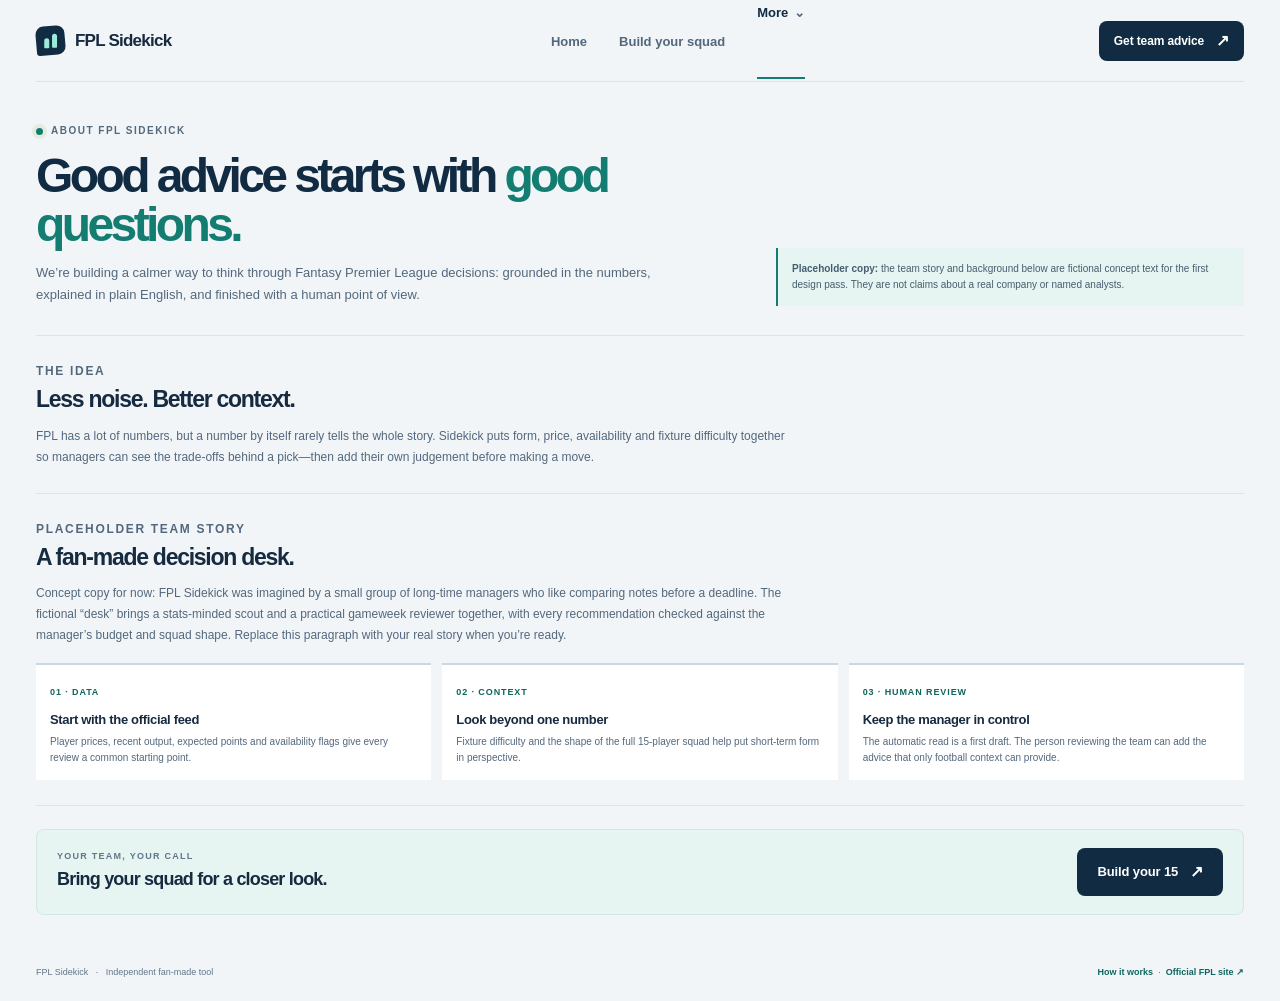
<file: about.html>
<!doctype html>
<html lang="en">
<head>
  <meta charset="utf-8">
  <meta name="viewport" content="width=device-width, initial-scale=1">
  <meta name="theme-color" content="#f2f5f8">
  <meta name="description" content="Meet FPL Sidekick and learn about the idea behind our Fantasy Premier League team reviews.">
  <title>About us — FPL Sidekick</title>
  <link rel="stylesheet" href="styles.css">
</head>
<body>
  <style>
    :root {
  color-scheme: light;
  --paper: #f2f5f8;
  --surface: #ffffff;
  --ink: #162a40;
  --muted: #53687d;
  --line: #dbe4ec;
  --brand: #102b42;
  --brand-deep: #0a2033;
  --accent: #147d71;
  --accent-dark: #0e665e;
  --accent-bright: #9cebd8;
  --accent-soft: #e6f5f1;
  --field: #23694f;
  --field-light: #30785c;
  --forest: var(--brand);
  --forest-deep: var(--brand-deep);
  --lime: var(--accent-bright);
  --lime-dark: var(--accent);
  --pitch: var(--field);
  --pitch-light: var(--field-light);
  --coral: #bb5d46;
  --shadow: 0 14px 38px rgba(16, 43, 66, .09);
}

* { box-sizing: border-box; }

html { scroll-behavior: smooth; }

body {
  min-width: 320px;
  margin: 0;
  overflow-x: hidden;
  background: var(--paper);
  color: var(--ink);
  font-family: -apple-system, BlinkMacSystemFont, "Segoe UI", sans-serif;
  font-size: 15px;
  line-height: 1.5;
  -webkit-font-smoothing: antialiased;
}

button, input, select { font: inherit; }
button, select { color: inherit; }
a { color: inherit; text-decoration: none; }
button { cursor: pointer; }
button:focus-visible, a:focus-visible, input:focus-visible, select:focus-visible, summary:focus-visible { outline: 3px solid var(--accent); outline-offset: 3px; }

.wrap { width: calc(100% - 72px); max-width: 1280px; margin-inline: auto; }
.site-header { display: flex; align-items: center; justify-content: space-between; min-width: 0; min-height: 82px; width: calc(100% - 72px); max-width: 1280px; margin: 0 auto; border-bottom: 1px solid var(--line); }
.brand { display: inline-flex; align-items: center; gap: 10px; font-size: 17px; font-weight: 560; letter-spacing: -.045em; white-space: nowrap; }
.brand b { font-weight: 790; }
.brand-mark { display: inline-flex; align-items: flex-end; justify-content: center; gap: 3px; width: 29px; height: 29px; padding: 7px 6px; border-radius: 8px 8px 8px 3px; background: var(--forest); transform: rotate(-5deg); }
.brand-mark span { display: block; width: 5px; height: 10px; border-radius: 3px 3px 1px 1px; background: var(--lime); transform: rotate(5deg); }
.brand-mark span:last-child { height: 14px; }
.main-nav { display: flex; align-items: center; gap: 32px; margin-left: 86px; }
.nav-link { position: relative; padding: 29px 0 27px; color: #69756b; font-size: 13px; font-weight: 610; transition: color .16s ease; }
.nav-link:hover, .nav-link.is-active { color: var(--ink); }
.nav-link.is-active::after { position: absolute; right: 0; bottom: -1px; left: 0; height: 2px; background: var(--lime-dark); content: ""; }
.nav-more { position: relative; align-self: stretch; display: flex; align-items: center; }
.nav-more summary { list-style: none; cursor: pointer; color: #69756b; font-size: 13px; font-weight: 610; }
.nav-more summary::-webkit-details-marker { display: none; }
.nav-more summary::after { display: inline-block; margin-left: 6px; color: #8d9a87; content: "⌄"; }
.nav-more[open] summary { color: var(--ink); }
.nav-more.is-active summary { color: var(--ink); }
.nav-more.is-active::after { position: absolute; right: 0; bottom: -1px; left: 0; height: 2px; background: var(--lime-dark); content: ""; }
.nav-menu { position: absolute; top: calc(100% - 15px); right: -15px; z-index: 20; display: grid; min-width: 180px; padding: 6px; border: 1px solid var(--line); border-radius: 8px; background: var(--surface); box-shadow: var(--shadow); }
.nav-menu a { padding: 9px 10px; border-radius: 5px; color: #5f6d61; font-size: 11px; font-weight: 630; white-space: nowrap; }
.nav-menu a.is-current { background: #f3f6eb; color: var(--forest); }
.nav-menu a:hover { background: #f3f6eb; color: var(--forest); }
.nav-menu a span { margin-left: 5px; color: #9aa493; font-size: 8px; text-transform: uppercase; }
.mobile-nav { display: none; position: relative; flex: 0 0 auto; }
.mobile-nav > summary { display: inline-flex; align-items: center; gap: 8px; min-height: 38px; padding: 0 11px; border: 1px solid var(--line); border-radius: 7px; background: var(--surface); color: #526453; font-size: 11px; font-weight: 700; list-style: none; cursor: pointer; }
.mobile-nav > summary::-webkit-details-marker { display: none; }
.mobile-nav > summary::after { margin-left: 1px; color: #879487; content: "⌄"; font-size: 12px; }
.mobile-nav[open] > summary::after { content: "⌃"; }
.mobile-nav-icon { width: 13px; height: 10px; border-top: 1.5px solid currentColor; border-bottom: 1.5px solid currentColor; background: linear-gradient(to bottom, transparent 3.5px, currentColor 3.5px, currentColor 5px, transparent 5px); }
.mobile-nav-panel { position: absolute; top: calc(100% + 8px); right: 0; z-index: 30; display: grid; width: min(230px, calc(100vw - 32px)); padding: 6px; border: 1px solid var(--line); border-radius: 8px; background: var(--surface); box-shadow: var(--shadow); }
.mobile-nav-panel a { display: flex; align-items: center; justify-content: space-between; gap: 10px; padding: 10px 11px; border-radius: 5px; color: #5f6d61; font-size: 12px; font-weight: 630; }
.mobile-nav-panel a:hover, .mobile-nav-panel a.is-current { background: #f3f6eb; color: var(--forest); }
.mobile-nav-tag { color: #9aa493; font-size: 8px; font-weight: 700; letter-spacing: .06em; text-transform: uppercase; }
.button { display: inline-flex; align-items: center; justify-content: center; gap: 12px; min-height: 48px; padding: 0 20px; border: 0; border-radius: 8px; font-size: 13px; font-weight: 730; letter-spacing: -.01em; transition: transform .16s ease, background .16s ease, box-shadow .16s ease; }
.button:hover { transform: translateY(-1px); box-shadow: 0 7px 18px rgba(16, 44, 30, .12); }
.button span { font-size: 16px; line-height: 1; }
.button-small { min-height: 40px; padding-inline: 15px; font-size: 12px; }
.button-dark { background: var(--forest); color: white; }
.button-dark:hover { background: var(--forest-deep); }
.button-lime { background: var(--lime); color: var(--ink); }
.button-lime:hover { background: #d2f282; }
.button-quiet { min-height: 38px; padding-inline: 13px; border: 1px solid var(--line); background: transparent; color: #68756b; font-size: 11px; }
.button-quiet:hover { border-color: #c9d0bc; background: #f7f8f0; }
.eyebrow { display: flex; align-items: center; gap: 8px; margin: 0 0 15px; color: #687867; font-size: 10px; font-weight: 770; letter-spacing: .15em; line-height: 1.2; }
.eyebrow-dot { width: 7px; height: 7px; border-radius: 50%; background: #81ab43; box-shadow: 0 0 0 4px rgba(129, 171, 67, .13); }
.visually-hidden { position: absolute; width: 1px; height: 1px; padding: 0; margin: -1px; overflow: hidden; clip: rect(0, 0, 0, 0); white-space: nowrap; border: 0; }
.micro-label { display: block; margin: 0 0 5px; color: #819083; font-size: 9px; font-weight: 760; letter-spacing: .14em; line-height: 1.2; }
.footer-dot { padding-inline: 5px; color: #a2ac9d; }

/* Homepage */
.home-hero { display: grid; grid-template-columns: minmax(0, 1.08fr) minmax(390px, .92fr); align-items: center; gap: 58px; padding-top: 67px; padding-bottom: 72px; }
.hero-copy { padding: 10px 0 8px; }
.hero-copy h1 { max-width: 660px; margin: 0; font-size: 70px; font-weight: 760; letter-spacing: -.073em; line-height: .99; }
.hero-copy h1 span { color: #739a3c; }
.hero-lede { max-width: 520px; margin: 23px 0 0; color: #68746a; font-size: 16px; line-height: 1.7; }
.hero-actions { display: flex; align-items: center; gap: 22px; margin-top: 28px; }
.text-link { display: inline-flex; align-items: center; gap: 9px; color: #526453; font-size: 12px; font-weight: 680; }
.text-link:hover { color: var(--forest); }
.hero-proof { display: flex; align-items: center; gap: 8px; margin-top: 29px; color: #879186; font-size: 10px; font-weight: 590; }
.proof-check { display: inline-grid; place-items: center; width: 16px; height: 16px; border-radius: 50%; background: #e4edcf; color: #547a2f; font-size: 10px; font-weight: 800; }
.proof-separator { margin-inline: 1px; color: #b0b9aa; }
.hero-board { position: relative; overflow: hidden; padding: 20px 21px 14px; border-radius: 13px; background: var(--forest); color: #fff; box-shadow: var(--shadow); }
.hero-board::after { position: absolute; top: -77px; right: -54px; width: 190px; height: 190px; border: 1px solid rgba(212, 240, 152, .09); border-radius: 50%; content: ""; }
.board-topline { position: relative; z-index: 1; display: flex; align-items: center; justify-content: space-between; }
.board-label, .live-tag { font-size: 9px; font-weight: 720; letter-spacing: .13em; }
.board-label { color: #d5e2d2; }
.live-tag { display: inline-flex; align-items: center; gap: 6px; padding: 5px 8px; border: 1px solid rgba(255,255,255,.15); border-radius: 999px; color: #b9cbb9; font-size: 8px; }
.live-tag i { width: 6px; height: 6px; border-radius: 50%; background: var(--lime); }
.mini-pitch { position: relative; height: 220px; margin-top: 15px; overflow: hidden; border: 1px solid rgba(237, 247, 218, .38); border-radius: 4px; background: repeating-linear-gradient(0deg, var(--pitch) 0 44px, var(--pitch-light) 44px 88px); }
.pitch-halfway { position: absolute; top: 50%; right: 0; left: 0; border-top: 1px solid rgba(237, 247, 218, .36); }
.pitch-circle { position: absolute; top: 50%; left: 50%; width: 74px; height: 74px; border: 1px solid rgba(237, 247, 218, .36); border-radius: 50%; transform: translate(-50%, -50%); }
.mini-pitch::before, .mini-pitch::after { position: absolute; left: 29%; width: 42%; height: 27px; border: 1px solid rgba(237, 247, 218, .34); content: ""; }
.mini-pitch::before { top: 0; border-top: 0; }
.mini-pitch::after { bottom: 0; border-bottom: 0; }
.mini-player { position: absolute; z-index: 1; width: 9px; height: 9px; border: 2px solid var(--forest); border-radius: 50%; background: var(--lime); box-shadow: 0 0 0 3px rgba(198, 237, 104, .17); }
.p1 { top: 12%; left: 48%; }.p2 { top: 33%; left: 24%; }.p3 { top: 33%; left: 42%; }.p4 { top: 33%; left: 60%; }.p5 { top: 33%; left: 77%; }
.p6 { top: 54%; left: 19%; }.p7 { top: 54%; left: 39%; }.p8 { top: 54%; left: 59%; }.p9 { top: 54%; left: 80%; }
.p10 { top: 76%; left: 36%; }.p11 { top: 76%; left: 63%; }
.mini-label { position: absolute; right: 8px; color: rgba(239, 247, 229, .63); font-size: 7px; font-weight: 700; letter-spacing: .08em; }
.mini-gk { top: 12%; }.mini-def { top: 33%; }.mini-mid { top: 54%; }.mini-fwd { top: 76%; }
.board-bottomline { position: relative; z-index: 1; display: flex; align-items: center; justify-content: space-between; gap: 12px; padding: 15px 3px 10px; }
.board-bottomline > div:not(.board-divider) { display: grid; gap: 1px; }
.board-number { color: #f5f8ec; font-size: 17px; font-weight: 720; letter-spacing: -.04em; }
.board-caption { color: #b7c7b7; font-size: 9px; font-weight: 530; }
.board-divider { width: 1px; height: 26px; background: rgba(255,255,255,.14); }
.board-source { margin: 0; padding-top: 10px; border-top: 1px solid rgba(255,255,255,.13); color: #8fa991; font-size: 8px; font-weight: 620; letter-spacing: .12em; }
.how-section { display: grid; grid-template-columns: minmax(235px, .78fr) minmax(0, 1.22fr); gap: 80px; padding-top: 44px; padding-bottom: 48px; border-top: 1px solid var(--line); }
.section-intro h2 { margin: 0; font-size: 33px; font-weight: 735; letter-spacing: -.06em; line-height: 1.12; }
.section-intro h2 em { color: #779847; font-style: normal; }
.section-intro > p:last-child { max-width: 300px; margin: 13px 0 0; color: #718074; font-size: 12px; line-height: 1.65; }
.approach-grid { display: grid; grid-template-columns: repeat(3, minmax(0, 1fr)); gap: 24px; align-items: start; padding-top: 7px; }
.approach-item { padding-top: 13px; border-top: 2px solid #d7dfc7; }
.approach-number { color: #7c9d4d; font-size: 10px; font-weight: 750; letter-spacing: .1em; }
.approach-item h3 { margin: 15px 0 6px; font-size: 14px; font-weight: 720; letter-spacing: -.025em; }
.approach-item p { margin: 0; color: #768176; font-size: 11px; line-height: 1.55; }
.home-cta { display: flex; align-items: center; justify-content: space-between; gap: 24px; margin-top: 8px; margin-bottom: 26px; padding: 21px 26px; border-radius: 10px; background: #e8eddb; }
.home-cta .eyebrow { margin-bottom: 6px; font-size: 8px; }
.home-cta h2 { margin: 0; font-size: 22px; font-weight: 730; letter-spacing: -.05em; }
.site-footer { display: flex; justify-content: space-between; gap: 20px; padding-top: 15px; padding-bottom: 21px; color: #849084; font-size: 9px; }

/* Team builder */
.builder-main { padding-top: 28px; padding-bottom: 20px; }
.builder-intro { display: flex; align-items: end; justify-content: space-between; gap: 24px; margin-bottom: 22px; }
.builder-intro .eyebrow { margin-bottom: 11px; }
.builder-intro h1 { margin: 0; font-size: 35px; font-weight: 750; letter-spacing: -.065em; line-height: 1.1; }
.builder-intro h1 span { color: #759642; }
.builder-intro > div:first-child > p:last-child { margin: 8px 0 0; color: #778276; font-size: 12px; }
.feed-stamp { display: grid; grid-template-columns: 8px auto; align-items: center; gap: 4px 8px; padding: 10px 13px; border: 1px solid var(--line); border-radius: 8px; color: #7c887c; font-size: 8px; font-weight: 720; letter-spacing: .09em; white-space: nowrap; }
.feed-stamp b { grid-column: 2; color: #445b47; font-size: 10px; letter-spacing: .05em; }
.feed-pulse { grid-row: span 2; width: 7px; height: 7px; border-radius: 50%; background: #81aa46; box-shadow: 0 0 0 4px rgba(129,170,70,.12); }
.budget-strip { display: grid; grid-template-columns: minmax(210px, 1fr) auto auto auto; align-items: center; gap: 23px; min-height: 75px; margin-bottom: 18px; padding: 13px 17px; border: 1px solid var(--line); border-radius: 10px; background: var(--surface); box-shadow: 0 4px 14px rgba(30, 47, 31, .025); }
.budget-main { display: grid; grid-template-columns: minmax(95px, auto) minmax(95px, 1fr); align-items: center; gap: 18px; }
.budget-copy { display: grid; gap: 3px; }
.budget-copy strong { font-size: 18px; font-weight: 750; letter-spacing: -.045em; white-space: nowrap; }
.budget-copy small { color: #849084; font-size: 10px; font-weight: 550; letter-spacing: 0; }
.budget-track { height: 6px; overflow: hidden; border-radius: 99px; background: #eef0e7; }
.budget-track span { display: block; width: 0; height: 100%; border-radius: inherit; background: var(--lime-dark); transition: width .25s ease; }
.budget-stat { display: grid; gap: 1px; min-width: 90px; padding-left: 18px; border-left: 1px solid var(--line); }
.budget-stat strong { font-size: 16px; font-weight: 740; letter-spacing: -.035em; }
.budget-stat strong span { color: #9ba397; font-size: 10px; font-weight: 580; letter-spacing: 0; }
.budget-stat > span { color: #839083; font-size: 9px; }
.reset-button { white-space: nowrap; }
.builder-layout { display: grid; grid-template-columns: minmax(0, 1.1fr) minmax(385px, .9fr); align-items: start; gap: 17px; }
.lineup-column { display: grid; gap: 15px; min-width: 0; }
.lineup-panel, .insights-panel, .player-panel { min-width: 0; border: 1px solid var(--line); border-radius: 10px; background: var(--surface); box-shadow: 0 5px 18px rgba(30, 47, 31, .035); }
.lineup-panel { overflow: hidden; }
.panel-heading { display: flex; align-items: center; justify-content: space-between; gap: 14px; }
.lineup-heading { min-height: 69px; padding: 13px 17px; }
.panel-heading h2 { margin: 0; font-size: 17px; font-weight: 730; letter-spacing: -.045em; line-height: 1.2; }
.panel-heading .micro-label { margin-bottom: 5px; }
.formation-control { display: grid; gap: 2px; color: #8b9689; font-size: 8px; font-weight: 720; letter-spacing: .09em; }
.formation-control select { min-width: 88px; padding: 5px 23px 5px 8px; border: 1px solid var(--line); border-radius: 5px; background: #fbfcf7; font-size: 11px; font-weight: 710; letter-spacing: 0; }
.pitch { position: relative; display: flex; flex-direction: column; justify-content: space-around; min-height: 398px; overflow: hidden; padding: 12px 16px; background: repeating-linear-gradient(0deg, var(--pitch) 0 76px, var(--pitch-light) 76px 152px); }
.pitch-outline { position: absolute; inset: 10px; border: 1px solid rgba(238, 248, 225, .39); pointer-events: none; }
.pitch-midline { position: absolute; top: 50%; right: 0; left: 0; border-top: 1px solid rgba(238, 248, 225, .35); }
.pitch-center { position: absolute; top: 50%; left: 50%; width: 62px; height: 62px; border: 1px solid rgba(238, 248, 225, .35); border-radius: 50%; transform: translate(-50%, -50%); }
.pitch-box { position: absolute; left: 32%; width: 36%; height: 26px; border: 1px solid rgba(238, 248, 225, .34); }
.pitch-box-top { top: 0; border-top: 0; }
.pitch-box-bottom { bottom: 0; border-bottom: 0; }
.pitch-row { position: relative; z-index: 1; display: flex; justify-content: center; align-items: center; gap: clamp(5px, 1vw, 13px); width: 100%; }
.pitch-row[data-row="GKP"] { flex: .75; }
.pitch-row[data-row="DEF"] { flex: 1; }
.pitch-row[data-row="MID"] { flex: 1; }
.pitch-row[data-row="FWD"] { flex: .9; }
.pitch-slot { position: relative; flex: 1 1 0; min-width: 0; max-width: 142px; }
.slot-main { display: grid; justify-items: center; align-content: center; width: 100%; min-height: 69px; padding: 7px 3px; border: 1px solid rgba(18, 53, 37, .12); border-radius: 9px; background: rgba(255, 255, 250, .94); color: var(--ink); box-shadow: 0 4px 10px rgba(12, 39, 26, .12); text-align: center; transition: border-color .15s ease, transform .15s ease, background .15s ease; }
.slot-main:hover { transform: translateY(-2px); background: white; }
.slot-main.is-active { border: 2px solid var(--lime); box-shadow: 0 0 0 3px rgba(198, 237, 104, .2), 0 4px 10px rgba(12, 39, 26, .12); }
.slot-main.is-filled { background: #faffee; }
.slot-role { color: #82907d; font-size: 7px; font-weight: 780; letter-spacing: .1em; line-height: 1.15; }
.slot-name { display: block; max-width: 100%; overflow: hidden; margin-top: 5px; font-size: 10px; font-weight: 730; letter-spacing: -.02em; text-overflow: ellipsis; white-space: nowrap; }
.slot-price { display: block; margin-top: 1px; color: #768470; font-size: 8px; font-weight: 620; }
.slot-next-fixture { display: block; max-width: 100%; overflow: hidden; margin-top: 2px; color: #58764a; font-size: 7px; font-weight: 700; text-overflow: ellipsis; white-space: nowrap; }
.slot-clear { position: absolute; top: -6px; right: -6px; z-index: 2; display: grid; place-items: center; width: 19px; height: 19px; padding: 0; border: 1px solid #dfe6d4; border-radius: 50%; background: #fffefa; color: #7a8a77; font-size: 14px; line-height: 1; }
.slot-clear:hover { border-color: #e3a28f; color: #bb573f; }
.lineup-foot { display: flex; justify-content: space-between; gap: 12px; padding: 10px 16px 11px; color: #879286; font-size: 9px; }
.pitch-legend { display: inline-flex; align-items: center; gap: 5px; color: #a0a99b; font-size: 7px; font-weight: 700; letter-spacing: .1em; white-space: nowrap; }
.pitch-legend i { width: 7px; height: 7px; border: 2px solid #a6d63d; border-radius: 50%; }
.insights-panel { padding: 14px 16px 12px; }
.insights-heading { margin-bottom: 12px; }
.insight-source { color: #a0a99a; font-size: 7px; font-weight: 720; letter-spacing: .09em; text-align: right; }
.insights-grid { display: grid; grid-template-columns: repeat(3, minmax(0, 1fr)); gap: 9px; }
.insight-card { min-width: 0; padding: 10px 11px; border-radius: 7px; background: #f4f6ee; }
.insight-label { display: block; margin-bottom: 6px; color: #84907e; font-size: 8px; font-weight: 760; letter-spacing: .09em; text-transform: uppercase; }
.insight-card strong { display: block; overflow: hidden; color: #314937; font-size: 11px; font-weight: 730; letter-spacing: -.02em; text-overflow: ellipsis; white-space: nowrap; }
.insight-card p { margin: 3px 0 0; color: #7d897d; font-size: 9px; line-height: 1.4; }
.insight-disclaimer { margin: 10px 0 0; color: #a0a99d; font-size: 8px; line-height: 1.4; }
.player-panel { overflow: hidden; padding: 15px 15px 0; }
.player-heading { margin-bottom: 8px; }
.player-heading h2 { display: flex; align-items: center; gap: 8px; }
.player-heading h2 span { display: inline-grid; place-items: center; min-width: 23px; height: 18px; padding-inline: 5px; border-radius: 999px; background: #edf2e3; color: #708c49; font-size: 9px; letter-spacing: 0; }
.round-chip { padding: 5px 8px; border: 1px solid #e6e9df; border-radius: 999px; color: #849083; font-size: 8px; font-weight: 700; white-space: nowrap; }
.active-slot-note { margin: 0 0 10px; color: #617062; font-size: 10px; }
.active-slot-note b { color: #425d37; }
.active-slot-note span { color: #98a095; }
.search-field { display: flex; align-items: center; gap: 8px; height: 38px; padding: 0 10px; border: 1px solid #e2e5da; border-radius: 7px; background: #fcfcf8; }
.search-field:focus-within { border-color: #9aba69; box-shadow: 0 0 0 3px rgba(154, 186, 105, .12); }
.search-icon { position: relative; display: block; flex: 0 0 13px; width: 13px; height: 13px; border: 1.5px solid #829083; border-radius: 50%; }
.search-icon::after { position: absolute; right: -4px; bottom: -3px; width: 5px; border-top: 1.5px solid #829083; content: ""; transform: rotate(48deg); }
.search-field input { flex: 1; min-width: 0; height: 100%; padding: 0; border: 0; outline: 0; background: transparent; color: var(--ink); font-size: 11px; }
.search-field input::placeholder { color: #a0a99d; }
.search-field kbd { padding: 2px 5px; border: 1px solid #e7e9df; border-radius: 4px; background: white; color: #a3aa9f; font-family: inherit; font-size: 8px; }
.player-tools { display: flex; align-items: center; justify-content: space-between; gap: 8px; padding-top: 11px; }
.position-filters { display: flex; align-items: center; gap: 2px; }
.position-filters button { min-width: 33px; height: 25px; padding: 0 7px; border: 0; border-radius: 5px; background: transparent; color: #8d988a; font-size: 8px; font-weight: 700; }
.position-filters button:hover { background: #f3f5ed; color: #40563f; }
.position-filters button.is-active { background: #e9f0db; color: #476735; }
.club-filter-label select { max-width: 112px; padding: 5px 22px 5px 7px; border: 1px solid #e6e8de; border-radius: 5px; background: #fffefa; color: #788477; font-size: 9px; }
.pool-summary { display: flex; align-items: center; justify-content: space-between; gap: 10px; min-height: 32px; margin-top: 6px; border-bottom: 1px solid #eff0e9; color: #a0a99e; font-size: 8px; }
.pool-summary label { display: flex; align-items: center; gap: 5px; color: #9aa398; font-size: 7px; font-weight: 720; letter-spacing: .09em; }
.pool-summary select { max-width: 92px; padding: 3px 19px 3px 5px; border: 0; background: transparent; color: #576b55; font-size: 9px; font-weight: 690; letter-spacing: 0; }
.player-list { max-height: 432px; min-height: 310px; overflow-y: auto; overscroll-behavior: contain; scrollbar-color: #d7ddcd transparent; scrollbar-width: thin; }
.player-option { display: grid; grid-template-columns: minmax(0, 1fr) auto; align-items: center; gap: 8px; width: 100%; min-height: 66px; padding: 7px 5px; border: 0; border-bottom: 1px solid #f0f1eb; background: transparent; text-align: left; transition: background .12s ease; }
.player-option:hover:not(:disabled), .player-option:focus-visible { background: #f7f9f1; }
.player-option:disabled { cursor: default; opacity: .48; }
.player-info { display: flex; align-items: center; gap: 9px; min-width: 0; }
.club-mark { display: grid; place-items: center; flex: 0 0 28px; width: 28px; height: 28px; border: 1px solid #e4e8da; border-radius: 50%; background: #f1f4e9; color: #61734f; font-size: 7px; font-weight: 760; letter-spacing: -.03em; }
.player-name-block { display: grid; min-width: 0; gap: 2px; }
.player-name-block strong { overflow: hidden; color: #344538; font-size: 10px; font-weight: 720; letter-spacing: -.015em; text-overflow: ellipsis; white-space: nowrap; }
.player-meta { overflow: hidden; color: #98a194; font-size: 8px; text-overflow: ellipsis; white-space: nowrap; }
.player-next-fixture { overflow: hidden; color: #58764a; font-size: 8px; font-weight: 680; text-overflow: ellipsis; white-space: nowrap; }
.player-data { display: grid; justify-items: end; gap: 2px; }
.player-price { color: #3f5b3e; font-size: 10px; font-weight: 760; white-space: nowrap; }
.player-form { color: #8d9988; font-size: 8px; white-space: nowrap; }
.availability-tag { margin-left: 4px; color: #bd6a53; font-size: 7px; font-weight: 700; }
.pool-empty { display: grid; place-items: center; min-height: 150px; padding: 20px; color: #8a9587; font-size: 11px; text-align: center; }
.player-list-foot { display: flex; align-items: center; gap: 6px; min-height: 35px; border-top: 1px solid #eef0e8; color: #9aa396; font-size: 8px; }
.player-list-foot #save-state { margin-left: auto; color: #7d9871; font-weight: 620; text-align: right; }
.pool-dot { width: 6px; height: 6px; border-radius: 50%; background: #97b761; }
.builder-footer { display: flex; justify-content: space-between; gap: 18px; padding-top: 19px; color: #899386; font-size: 9px; }
.builder-footer a { color: #5e7458; font-weight: 650; }
.toast { position: fixed; right: 22px; bottom: 20px; z-index: 10; max-width: min(360px, calc(100vw - 40px)); padding: 11px 14px; border: 1px solid rgba(255,255,255,.12); border-radius: 7px; background: var(--forest-deep); color: white; box-shadow: 0 8px 25px rgba(15,46,34,.24); font-size: 11px; opacity: 0; pointer-events: none; transform: translateY(8px); transition: opacity .18s ease, transform .18s ease; }
.toast.is-visible { opacity: 1; transform: translateY(0); }

/* Formation-aware bench, submission and analysis */
.bench-panel, .submission-section, .analysis-report { margin-top: 15px; border: 1px solid var(--line); border-radius: 10px; background: var(--surface); box-shadow: 0 5px 18px rgba(30, 47, 31, .035); }
.bench-panel { padding: 15px 16px 12px; }
.bench-heading { margin-bottom: 12px; }
.bench-rule-tag { padding: 5px 8px; border-radius: 999px; background: #eff3e7; color: #657c4b; font-size: 8px; font-weight: 740; white-space: nowrap; }
.bench-grid { display: grid; grid-template-columns: repeat(4, minmax(0, 1fr)); gap: 8px; }
.bench-slot { position: relative; min-width: 0; }
.bench-slot-main { display: grid; align-content: center; justify-items: start; width: 100%; min-height: 69px; padding: 10px 11px; border: 1px solid #e7e9df; border-radius: 7px; background: #f9faf5; color: var(--ink); text-align: left; }
.bench-slot-main:hover { background: #f2f6e9; }
.bench-slot-main.is-active { border-color: #a9cc66; box-shadow: 0 0 0 3px rgba(166, 214, 61, .14); }
.bench-slot-main.is-filled { background: #f5f8ee; }
.bench-slot-main .slot-name { margin-top: 4px; }
.bench-clear { top: -5px; right: -5px; }
.bench-note { margin: 10px 0 0; color: #839080; font-size: 9px; line-height: 1.5; }
.submission-section { display: grid; grid-template-columns: minmax(0, 1.05fr) minmax(270px, .85fr); align-items: center; gap: 35px; margin-top: 23px; padding: 23px 25px; background: #e8eddb; }
.submission-copy .eyebrow { margin-bottom: 8px; }
.submission-copy h2 { max-width: 490px; margin: 0; font-size: 27px; font-weight: 750; letter-spacing: -.06em; line-height: 1.1; }
.submission-copy > p:last-child { max-width: 530px; margin: 9px 0 0; color: #718071; font-size: 11px; line-height: 1.65; }
.submission-form { display: grid; gap: 9px; }
.field-label { color: #566653; font-size: 10px; font-weight: 720; }
.text-input { min-height: 42px; width: 100%; padding: 0 12px; border: 1px solid #d9dfcf; border-radius: 6px; background: #fffefa; color: var(--ink); font-size: 12px; }
.text-input::placeholder { color: #a0aa9c; }
.consent-row { display: flex; align-items: flex-start; gap: 8px; color: #68776a; font-size: 9px; line-height: 1.45; }
.consent-row input { width: 14px; height: 14px; flex: 0 0 auto; margin: 0; accent-color: #749843; }
.submission-form .button { justify-self: start; min-height: 42px; margin-top: 2px; }
.submission-form .button:disabled { cursor: wait; opacity: .65; }
.local-mode-note { margin: 0; color: #798775; font-size: 8px; line-height: 1.5; }
.submission-status { margin: 0; padding: 9px 11px; border: 1px solid transparent; border-radius: 6px; font-size: 10px; line-height: 1.5; }
.submission-status[data-state="pending"] { border-color: #cbd9d4; background: #f3f8f5; color: #536d62; }
.submission-status[data-state="success"] { border-color: #b8d8c7; background: #edf7f1; color: #246044; }
.submission-status[data-state="error"] { border-color: #e6c8bd; background: #fff4ef; color: #8b4935; }
.analysis-report[hidden] { display: none; }
.analysis-report { scroll-margin-top: 18px; padding: 21px; }
.review-submit-actions { display: flex; align-items: center; gap: 12px; margin-top: 17px; padding: 13px; border-radius: 7px; background: #f1f5e9; }
.review-submit-actions .button { flex: 0 0 auto; min-height: 38px; }
.review-submit-note { margin: 0; color: #71806d; font-size: 9px; line-height: 1.5; }
.report-heading { margin-bottom: 17px; }
.report-heading .eyebrow { margin-bottom: 8px; }
.report-heading h2 { margin: 0; font-size: 25px; font-weight: 760; letter-spacing: -.06em; }
.report-heading > p:last-child { margin: 5px 0 0; color: #829080; font-size: 10px; }
.report-metrics { display: grid; grid-template-columns: repeat(3, minmax(0, 1fr)); gap: 9px; }
.report-metric { min-width: 0; padding: 12px; border-radius: 7px; background: #f3f5ed; }
.report-metric strong { display: block; color: #304937; font-size: 17px; font-weight: 750; letter-spacing: -.04em; }
.report-metric p { margin: 4px 0 0; color: #7c897b; font-size: 9px; line-height: 1.5; }
.report-section { margin-top: 21px; }
.report-section > h3 { margin: 0 0 10px; font-size: 16px; letter-spacing: -.035em; }
.recommendation-list { display: grid; grid-template-columns: repeat(3, minmax(0, 1fr)); gap: 8px; }
.recommendation-item { padding: 11px; border-left: 2px solid #abc66f; border-radius: 0 6px 6px 0; background: #f8f9f4; }
.recommendation-label { display: block; margin-bottom: 4px; color: #84927d; font-size: 8px; font-weight: 760; letter-spacing: .08em; text-transform: uppercase; }
.recommendation-item strong { display: block; font-size: 11px; }
.recommendation-item p { margin: 4px 0 0; color: #738072; font-size: 9px; line-height: 1.5; }
.report-player-grid { display: grid; grid-template-columns: repeat(3, minmax(0, 1fr)); gap: 8px; }
.report-player { min-width: 0; padding: 11px; border: 1px solid #e7e9df; border-radius: 7px; background: #fffefa; }
.report-player.is-bench { background: #fafbf7; }
.report-player-top { display: flex; align-items: center; justify-content: space-between; gap: 6px; }
.position-chip { color: #75866b; font-size: 7px; font-weight: 760; letter-spacing: .07em; }
.report-player h4 { overflow: hidden; margin: 6px 0 2px; font-size: 12px; text-overflow: ellipsis; white-space: nowrap; }
.report-player-meta, .report-player-stats, .report-player-action { margin: 3px 0 0; color: #7e897c; font-size: 8px; line-height: 1.5; }
.report-player-action { color: #536b4c; font-weight: 650; }
.fixture-chips { display: flex; flex-wrap: wrap; gap: 4px; margin-top: 7px; }
.fixture-chip { padding: 3px 5px; border-radius: 4px; background: #edf2e4; color: #506846; font-size: 7px; font-weight: 680; white-space: nowrap; }
.fixture-chip.difficulty-4, .fixture-chip.difficulty-5 { background: #f7e9e3; color: #9a594b; }
.report-disclaimer { margin: 14px 0 0; color: #909a8c; font-size: 8px; line-height: 1.5; }
.builder-footer a, .site-footer a { color: #5e7458; font-weight: 650; }

/* Editorial pages and local review desk */
.content-main, .review-main { padding-top: 43px; padding-bottom: 36px; }
.page-hero { display: grid; grid-template-columns: minmax(0, 1.2fr) minmax(220px, .8fr); align-items: end; gap: 38px; padding-bottom: 29px; border-bottom: 1px solid var(--line); }
.page-hero h1 { max-width: 660px; margin: 0; font-size: 48px; font-weight: 760; letter-spacing: -.075em; line-height: 1.02; }
.page-hero h1 span { color: #759642; }
.page-hero > div > p:last-child { max-width: 620px; margin: 12px 0 0; color: #718071; font-size: 13px; line-height: 1.7; }
.page-note { padding: 13px 14px; border-left: 2px solid #a9c966; background: #edf1e5; color: #64725f; font-size: 10px; line-height: 1.6; }
.page-section { padding: 25px 0; border-bottom: 1px solid var(--line); }
.page-section h2 { margin: 0 0 9px; font-size: 23px; font-weight: 750; letter-spacing: -.055em; }
.page-section > p { max-width: 760px; margin: 0; color: #6f7e70; font-size: 12px; line-height: 1.75; }
.page-card-grid { display: grid; grid-template-columns: repeat(3, minmax(0, 1fr)); gap: 11px; margin-top: 17px; }
.page-card { padding: 14px; border-top: 2px solid #d7dfc7; background: rgba(255, 254, 250, .62); }
.page-card span { color: #7c9850; font-size: 9px; font-weight: 770; letter-spacing: .1em; }
.page-card h3 { margin: 8px 0 5px; font-size: 13px; letter-spacing: -.025em; }
.page-card p { margin: 0; color: #758174; font-size: 10px; line-height: 1.6; }
.page-cta { display: flex; align-items: center; justify-content: space-between; gap: 20px; margin-top: 23px; padding: 18px 20px; border-radius: 8px; background: #e8eddb; }
.page-cta h2 { margin: 0; font-size: 18px; letter-spacing: -.045em; }
.review-status-note { margin: 15px 0 20px; padding: 12px 14px; border: 1px solid #e8d8b4; border-radius: 6px; background: #fbf5e8; color: #786849; font-size: 10px; line-height: 1.6; }
.review-layout { display: grid; grid-template-columns: minmax(220px, .34fr) minmax(0, .66fr); align-items: start; gap: 14px; }
.review-queue, .review-detail, .review-empty { min-width: 0; border: 1px solid var(--line); border-radius: 9px; background: var(--surface); }
.review-queue { overflow: hidden; }
.review-queue-head { display: flex; align-items: center; justify-content: space-between; padding: 13px; border-bottom: 1px solid var(--line); }
.review-queue-head h2 { margin: 0; font-size: 14px; letter-spacing: -.03em; }
.queue-count { min-width: 22px; padding: 3px 6px; border-radius: 999px; background: #eef2e7; color: #657d4a; font-size: 9px; font-weight: 750; text-align: center; }
.submission-list { display: grid; }
.submission-row { display: grid; gap: 3px; width: 100%; padding: 12px 13px; border: 0; border-bottom: 1px solid #eff0e9; background: transparent; text-align: left; }
.submission-row:hover, .submission-row.is-active { background: #f4f6ee; }
.submission-row strong { overflow: hidden; font-size: 10px; text-overflow: ellipsis; white-space: nowrap; }
.submission-row span { color: #859181; font-size: 8px; }
.submission-row .queue-status { color: #77944d; font-weight: 720; text-transform: uppercase; }
.review-empty { padding: 25px; color: #7c897b; font-size: 10px; line-height: 1.7; }
.review-detail { padding: 17px; }
.review-detail[hidden] { display: none; }
.review-detail-head { display: flex; align-items: flex-start; justify-content: space-between; gap: 14px; padding-bottom: 13px; border-bottom: 1px solid #eff0e9; }
.review-detail-head h2 { margin: 0; font-size: 20px; letter-spacing: -.05em; }
.review-detail-head p { margin: 4px 0 0; color: #7c897b; font-size: 9px; }
.review-detail-stats { display: flex; flex-wrap: wrap; gap: 7px; margin: 12px 0; }
.review-detail-stats span { padding: 5px 7px; border-radius: 5px; background: #f1f4e9; color: #62794c; font-size: 8px; font-weight: 690; }
.review-draft { padding: 12px; border-radius: 6px; background: #f7f8f3; }
.review-draft h3 { margin: 0 0 5px; font-size: 11px; }
.review-draft ul { margin: 0; padding-left: 16px; color: #6f7d6e; font-size: 9px; line-height: 1.7; }
.review-feedback { display: grid; gap: 7px; margin-top: 14px; }
.review-feedback label { color: #4d624d; font-size: 9px; font-weight: 740; }
.review-feedback textarea, .email-preview { width: 100%; min-height: 112px; resize: vertical; padding: 10px; border: 1px solid #e0e4d9; border-radius: 6px; background: #fffefa; color: var(--ink); font-size: 10px; line-height: 1.6; }
.email-preview { min-height: 150px; background: #f9faf6; }
.review-actions { display: flex; flex-wrap: wrap; gap: 8px; margin-top: 12px; }
.review-actions .button { min-height: 39px; font-size: 10px; }
.review-local-only { margin: 10px 0 0; color: #90998b; font-size: 8px; line-height: 1.55; }
.site-footer { align-items: center; }

@media (max-width: 1080px) {
  .wrap, .site-header { width: calc(100% - 52px); max-width: 1280px; }
  .main-nav { margin-left: 25px; }
  .home-hero { grid-template-columns: minmax(0, 1fr) minmax(340px, .88fr); gap: 34px; padding-top: 54px; padding-bottom: 54px; }
  .hero-copy h1 { font-size: 60px; }
  .builder-layout { grid-template-columns: minmax(0, 1fr) minmax(345px, .92fr); gap: 12px; }
  .budget-strip { gap: 13px; }
  .budget-main { gap: 10px; }
  .pitch { padding-inline: 11px; }
  .pitch-row { gap: 6px; }
  .nav-menu { right: -8px; }
}

@media (max-width: 820px) {
  .wrap, .site-header { width: calc(100% - 40px); max-width: 680px; }
  .site-header { min-height: 70px; }
  .main-nav { gap: 22px; margin-left: 0; }
  .nav-link { padding-top: 23px; padding-bottom: 21px; }
  .home-hero { grid-template-columns: 1fr; gap: 30px; padding-top: 43px; padding-bottom: 45px; }
  .hero-copy h1 { font-size: 60px; }
  .hero-board { max-width: 600px; }
  .mini-pitch { height: 200px; }
  .how-section { grid-template-columns: 1fr; gap: 26px; padding-top: 36px; padding-bottom: 38px; }
  .section-intro h2 br { display: none; }
  .section-intro > p:last-child { max-width: 480px; }
  .approach-grid { gap: 16px; }
  .builder-layout { min-width: 0; grid-template-columns: minmax(0, 1fr); }
  .builder-intro { margin-bottom: 18px; }
  .player-panel { grid-row: 2; }
  .player-list { max-height: 430px; }
  .budget-strip { grid-template-columns: minmax(0, 1fr) auto auto; }
  .budget-main { grid-column: 1 / -1; grid-row: 1; grid-template-columns: auto minmax(100px, 1fr); }
  .budget-stat { grid-row: 2; }
  .reset-button { grid-row: 2; grid-column: 3; }
  .submission-section { grid-template-columns: 1fr 1fr; gap: 22px; }
  .review-layout { grid-template-columns: minmax(190px, .38fr) minmax(0, .62fr); }
}

@media (max-width: 560px) {
  body { font-size: 14px; }
  .wrap, .site-header { width: calc(100vw - 32px); max-width: 460px; }
  .site-header { min-height: 64px; gap: 10px; }
  .brand { gap: 7px; font-size: 15px; }
  .brand-mark { width: 26px; height: 26px; }
  .main-nav { display: none; }
  .mobile-nav { display: block; }
  .header-cta { display: none; }
  .home-hero { padding-top: 34px; padding-bottom: 34px; }
  .hero-copy h1 { font-size: 48px; }
  .hero-lede { margin-top: 17px; font-size: 14px; line-height: 1.6; }
  .hero-actions { flex-wrap: wrap; gap: 15px; margin-top: 21px; }
  .button { min-height: 44px; padding-inline: 15px; font-size: 12px; }
  .hero-proof { flex-wrap: wrap; margin-top: 21px; font-size: 9px; }
  .hero-board { padding: 15px 14px 11px; }
  .mini-pitch { height: 165px; margin-top: 11px; }
  .board-bottomline { gap: 7px; padding-top: 12px; }
  .board-number { font-size: 14px; }
  .board-caption { font-size: 8px; }
  .board-divider { height: 22px; }
  .how-section { gap: 21px; padding-top: 30px; padding-bottom: 29px; }
  .section-intro h2 { font-size: 28px; }
  .approach-grid { grid-template-columns: 1fr; gap: 13px; }
  .approach-item { display: grid; grid-template-columns: 31px 1fr; column-gap: 5px; padding-top: 9px; }
  .approach-number { grid-row: span 2; padding-top: 2px; }
  .approach-item h3 { margin: 0 0 3px; font-size: 13px; }
  .approach-item p { font-size: 10px; }
  .home-cta { align-items: flex-start; flex-direction: column; margin-bottom: 17px; padding: 17px; }
  .home-cta h2 { font-size: 19px; }
  .site-footer { flex-direction: column; gap: 6px; padding-top: 12px; font-size: 8px; }
  .builder-main { padding-top: 22px; }
  .builder-intro { min-width: 0; align-items: flex-start; flex-direction: column; gap: 13px; }
  .builder-intro h1 { font-size: 30px; }
  .feed-stamp { grid-template-columns: 8px auto auto; }
  .feed-stamp b { grid-column: 3; grid-row: 1 / span 2; }
  .budget-strip { min-width: 0; grid-template-columns: minmax(0, 1fr) minmax(0, 1fr); gap: 10px; padding: 12px; }
  .budget-strip > * { min-width: 0; }
  .budget-main { grid-column: 1 / -1; grid-row: 1; grid-template-columns: 1fr; gap: 8px; }
  .budget-copy strong { font-size: 16px; }
  .budget-stat { grid-row: 2; min-width: 0; padding-left: 9px; }
  .budget-stat strong { font-size: 14px; }
  .budget-stat > span { font-size: 8px; }
  .reset-button { grid-column: 1 / -1; grid-row: 3; justify-self: start; min-height: 34px; padding-inline: 9px; font-size: 9px; }
  .lineup-heading { min-height: 62px; padding-inline: 12px; }
  .panel-heading h2 { font-size: 15px; }
  .pitch { min-width: 0; min-height: 357px; padding: 10px 8px; }
  .pitch-outline { inset: 7px; }
  .pitch-row { min-width: 0; gap: 4px; }
  .pitch-slot { width: auto; max-width: 94px; }
  .pitch-row[data-row="GKP"] .pitch-slot, .pitch-row[data-row="FWD"] .pitch-slot { max-width: 130px; }
  .slot-main { min-width: 0; min-height: 70px; padding: 6px 2px; border-radius: 7px; }
  .slot-name { font-size: 8px; }
  .slot-price { font-size: 7px; }
  .slot-role { font-size: 6px; }
  .lineup-foot { padding-inline: 10px; font-size: 8px; }
  .insights-panel { padding-inline: 11px; }
  .insights-grid { grid-template-columns: 1fr; gap: 6px; }
  .insight-card { display: grid; grid-template-columns: 92px minmax(0, 1fr); align-items: center; column-gap: 7px; padding: 8px; }
  .insight-label { grid-row: span 2; margin: 0; font-size: 7px; }
  .insight-card strong { font-size: 10px; }
  .insight-card p { font-size: 8px; }
  .insight-source { max-width: 105px; font-size: 6px; }
  .player-panel { padding-inline: 11px; }
  .player-panel { grid-row: 1; }
  .lineup-column { grid-row: 2; }
  .player-tools { flex-wrap: wrap; }
  .club-filter-label { margin-left: auto; }
  .player-list { min-height: 255px; max-height: 365px; }
  .player-option { min-height: 66px; }
  .builder-footer { flex-direction: column; gap: 6px; padding-bottom: 13px; font-size: 8px; }
  .bench-panel { padding: 12px 10px; }
  .bench-grid { grid-template-columns: repeat(2, minmax(0, 1fr)); gap: 7px; }
  .bench-slot-main { min-height: 76px; padding: 8px; }
  .bench-rule-tag { font-size: 7px; }
  .submission-section { grid-template-columns: 1fr; gap: 17px; margin-top: 17px; padding: 16px; }
  .submission-copy h2 { font-size: 22px; }
  .analysis-report { padding: 13px; }
  .review-submit-actions { align-items: flex-start; flex-direction: column; gap: 8px; padding: 10px; }
  .report-heading h2 { font-size: 21px; }
  .report-metrics { grid-template-columns: 1fr; gap: 6px; }
  .report-metric { display: grid; grid-template-columns: minmax(95px, .42fr) 1fr; align-items: center; column-gap: 8px; padding: 9px; }
  .report-metric .micro-label { grid-row: span 2; margin: 0; font-size: 7px; }
  .report-metric strong { font-size: 13px; }
  .report-metric p { margin-top: 2px; }
  .recommendation-list, .report-player-grid { grid-template-columns: 1fr; }
  .content-main, .review-main { padding-top: 27px; }
  .page-hero { grid-template-columns: 1fr; gap: 16px; padding-bottom: 21px; }
  .page-hero h1 { font-size: 38px; }
  .page-hero > div > p:last-child { font-size: 12px; }
  .page-note { padding: 10px 12px; }
  .page-section { padding: 20px 0; }
  .page-section h2 { font-size: 20px; }
  .page-card-grid { grid-template-columns: 1fr; gap: 8px; margin-top: 13px; }
  .page-cta { align-items: flex-start; flex-direction: column; padding: 15px; }
  .review-layout { grid-template-columns: 1fr; }
  .review-detail { padding: 13px; }
  .review-detail-head { flex-direction: column; }
}

@media (prefers-reduced-motion: reduce) {
  *, *::before, *::after { scroll-behavior: auto !important; transition-duration: .01ms !important; }
}

/* Distinct Sidekick identity: midnight ink, confident teal and a real-pitch green. */
.nav-link, .nav-more summary { color: var(--muted); }
.nav-link:hover, .nav-link.is-active, .nav-more[open] summary, .nav-more.is-active summary { color: var(--brand); }
.nav-link.is-active::after, .nav-more.is-active::after { background: var(--accent); }
.nav-menu a, .mobile-nav-panel a { color: #52677c; }
.nav-menu a.is-current, .nav-menu a:hover, .mobile-nav-panel a:hover, .mobile-nav-panel a.is-current { background: var(--accent-soft); color: var(--accent-dark); }
.mobile-nav > summary { color: var(--brand); }
.button-dark { background: var(--brand); }
.button-dark:hover { background: var(--brand-deep); }
.button-lime { background: var(--accent-bright); color: var(--brand); }
.button-lime:hover { background: #b2f2e2; }
.button-quiet:hover { border-color: #b8c9d4; background: #f5f8fa; }
.eyebrow { color: #52697e; }
.eyebrow-dot, .feed-pulse, .pool-dot { background: var(--accent); }
.micro-label { color: #61768a; }
.hero-copy h1 span, .section-intro h2 em, .builder-intro h1 span, .page-hero h1 span { color: var(--accent); }
.hero-lede, .section-intro > p:last-child, .approach-item p,
.builder-intro > div:first-child > p:last-child, .page-hero > div > p:last-child,
.page-section > p { color: var(--muted); }
.proof-check { background: #e1f3ed; color: var(--accent-dark); }
.hero-board { background: var(--brand); }
.live-tag i, .mini-player { background: var(--accent-bright); }
.mini-player { border-color: var(--brand); box-shadow: 0 0 0 3px rgba(156, 235, 216, .2); }
.board-label { color: #e0eaf0; }
.board-caption { color: #c0d0dc; }
.board-source { color: #a6c8c3; }
.approach-item { border-top-color: #c8d9e1; }
.approach-number, .page-card span { color: var(--accent-dark); }
.home-cta, .submission-section, .page-cta { border: 1px solid #d1e8e2; background: var(--accent-soft); }
.builder-intro h1, .page-hero h1 { color: var(--brand); }
.feed-stamp { color: #53687d; }
.feed-stamp b { color: var(--brand); }
.budget-track { background: #e4ebef; }
.budget-copy small, .budget-stat > span, .formation-control,
.lineup-foot, .builder-footer, .site-footer { color: #61768a; }
.budget-stat strong span, .pitch-legend, .insight-source { color: #6c8092; }
.lineup-panel, .insights-panel, .player-panel, .bench-panel, .submission-section,
.analysis-report, .review-queue, .review-detail, .review-empty { box-shadow: 0 8px 24px rgba(16, 43, 66, .055); }
.slot-role { color: #536a7e; }
.slot-name { color: var(--brand); }
.slot-price { color: #566d7f; }
.slot-next-fixture { color: var(--accent-dark); }
.slot-main.is-active { border-color: var(--accent); box-shadow: 0 0 0 3px rgba(20, 125, 113, .18), 0 4px 10px rgba(16, 43, 66, .13); }
.slot-main.is-filled { background: #f1fbf7; }
.pitch-legend i { border-color: var(--accent); }
.insight-card, .report-metric { background: #f1f6f8; }
.insight-label, .recommendation-label, .position-chip { color: #5c7286; }
.insight-card strong, .report-metric strong { color: var(--brand); }
.insight-card p, .report-metric p, .report-heading > p:last-child,
.report-player-meta, .report-player-stats, .report-disclaimer { color: #5d7184; }
.player-heading h2 span, .bench-rule-tag, .queue-count { background: var(--accent-soft); color: var(--accent-dark); }
.round-chip { border-color: #dbe4ec; color: #52677c; }
.active-slot-note { color: #52677c; }
.active-slot-note b, .player-price, .report-player-action { color: var(--accent-dark); }
.active-slot-note span, .player-meta, .player-form, .pool-summary,
.pool-summary label, .player-list-foot, .player-list-foot #save-state { color: #61768a; }
.search-field { border-color: #d2dee6; background: #f8fafb; }
.search-field:focus-within { border-color: var(--accent); box-shadow: 0 0 0 3px rgba(20, 125, 113, .12); }
.search-icon, .search-icon::after { border-color: #61768a; }
.position-filters button:hover, .player-option:hover:not(:disabled), .player-option:focus-visible { background: #eef7f4; color: var(--brand); }
.position-filters button.is-active { background: var(--accent-soft); color: var(--accent-dark); }
.club-filter-label select, .formation-control select, .text-input,
.review-feedback textarea, .email-preview { border-color: #d2dee6; background-color: #ffffff; }
.pool-summary, .player-option, .player-list-foot, .review-detail-head,
.submission-row { border-color: #e4ebf0; }
.club-mark { border-color: #d7e7e2; background: #eff7f4; color: var(--accent-dark); }
.player-name-block strong { color: var(--brand); }
.player-next-fixture, .builder-footer a, .site-footer a { color: var(--accent-dark); }
.pool-dot { background: var(--accent); }
.bench-rule-tag { color: var(--accent-dark); }
.bench-slot-main { border-color: #dbe4ec; background: #f7fafb; }
.bench-slot-main:hover, .bench-slot-main.is-filled { background: #eef7f4; }
.bench-slot-main.is-active { border-color: var(--accent); box-shadow: 0 0 0 3px rgba(20, 125, 113, .14); }
.bench-note, .submission-copy > p:last-child, .field-label,
.consent-row, .local-mode-note, .review-submit-note { color: #53687d; }
.consent-row input { accent-color: var(--accent); }
.review-submit-actions, .review-draft { background: #f1f6f8; }
.recommendation-item { border-left-color: var(--accent); background: #f7fafb; }
.report-player { border-color: #dbe4ec; background: #ffffff; }
.report-player.is-bench { background: #f6f9fa; }
.fixture-chip { background: var(--accent-soft); color: var(--accent-dark); }
.page-note { border-left-color: var(--accent); background: var(--accent-soft); color: #455d70; }
.page-card { border-top-color: #c8d9e1; background: #ffffff; }
.page-card p, .review-empty, .review-detail-head p,
.review-draft ul, .review-feedback label { color: #53687d; }
.queue-count { color: var(--accent-dark); }
.submission-row:hover, .submission-row.is-active { background: #f1f6f8; }
.submission-row span { color: #5f7386; }
.submission-row .queue-status { color: var(--accent-dark); }
.review-detail-head, .submission-row, .review-queue-head { border-color: #e3eaf0; }

/* Keep the small shared controls on the same slate-and-teal palette. */
.nav-more summary::after, .mobile-nav > summary::after, .nav-menu a span,
.mobile-nav-tag, .footer-dot, .hero-proof, .proof-separator { color: var(--muted); }
.button-quiet { color: var(--muted); }
.button-quiet:hover { border-color: var(--accent); background: var(--accent-soft); color: var(--brand); }

  </style>
  <header class="site-header">
    <a class="brand" href="index.html" aria-label="FPL Sidekick home"><span class="brand-mark" aria-hidden="true"><span></span><span></span></span><span>FPL <b>Sidekick</b></span></a>
    <nav class="main-nav" aria-label="Main navigation">
      <a class="nav-link" href="index.html">Home</a><a class="nav-link" href="team.html">Build your squad</a>
      <details class="nav-more is-active"><summary>More</summary><div class="nav-menu"><a href="how-it-works.html">How it works</a><a class="is-current" href="about.html" aria-current="page">About us</a><a href="review.html">Review desk <span>demo</span></a></div></details>
    </nav>
    <details class="mobile-nav">
      <summary><span class="mobile-nav-icon" aria-hidden="true"></span>Menu</summary>
      <nav class="mobile-nav-panel" aria-label="Mobile navigation">
        <a href="index.html">Home</a>
        <a href="team.html">Build your squad</a>
        <a href="how-it-works.html">How it works</a>
        <a class="is-current" href="about.html" aria-current="page">About us</a>
        <a href="review.html">Review desk <span class="mobile-nav-tag">demo</span></a>
      </nav>
    </details>
    <a class="button button-small button-dark header-cta" href="team.html">Get team advice <span aria-hidden="true">↗</span></a>
  </header>
  <main class="wrap content-main">
    <section class="page-hero">
      <div><p class="eyebrow"><span class="eyebrow-dot"></span> ABOUT FPL SIDEKICK</p><h1>Good advice starts with <span>good questions.</span></h1><p>We’re building a calmer way to think through Fantasy Premier League decisions: grounded in the numbers, explained in plain English, and finished with a human point of view.</p></div>
      <aside class="page-note"><strong>Placeholder copy:</strong> the team story and background below are fictional concept text for the first design pass. They are not claims about a real company or named analysts.</aside>
    </section>
    <section class="page-section">
      <p class="micro-label">THE IDEA</p><h2>Less noise. Better context.</h2>
      <p>FPL has a lot of numbers, but a number by itself rarely tells the whole story. Sidekick puts form, price, availability and fixture difficulty together so managers can see the trade-offs behind a pick—then add their own judgement before making a move.</p>
    </section>
    <section class="page-section">
      <p class="micro-label">PLACEHOLDER TEAM STORY</p><h2>A fan-made decision desk.</h2>
      <p>Concept copy for now: FPL Sidekick was imagined by a small group of long-time managers who like comparing notes before a deadline. The fictional “desk” brings a stats-minded scout and a practical gameweek reviewer together, with every recommendation checked against the manager’s budget and squad shape. Replace this paragraph with your real story when you’re ready.</p>
      <div class="page-card-grid">
        <article class="page-card"><span>01 · DATA</span><h3>Start with the official feed</h3><p>Player prices, recent output, expected points and availability flags give every review a common starting point.</p></article>
        <article class="page-card"><span>02 · CONTEXT</span><h3>Look beyond one number</h3><p>Fixture difficulty and the shape of the full 15-player squad help put short-term form in perspective.</p></article>
        <article class="page-card"><span>03 · HUMAN REVIEW</span><h3>Keep the manager in control</h3><p>The automatic read is a first draft. The person reviewing the team can add the advice that only football context can provide.</p></article>
      </div>
    </section>
    <section class="page-cta"><div><p class="micro-label">YOUR TEAM, YOUR CALL</p><h2>Bring your squad for a closer look.</h2></div><a class="button button-dark" href="team.html">Build your 15 <span aria-hidden="true">↗</span></a></section>
  </main>
  <footer class="site-footer wrap"><span>FPL Sidekick <span class="footer-dot">·</span> Independent fan-made tool</span><span><a href="how-it-works.html">How it works</a><span class="footer-dot">·</span><a href="https://fantasy.premierleague.com/" target="_blank" rel="noreferrer">Official FPL site ↗</a></span></footer>
</body>
</html>
</file>
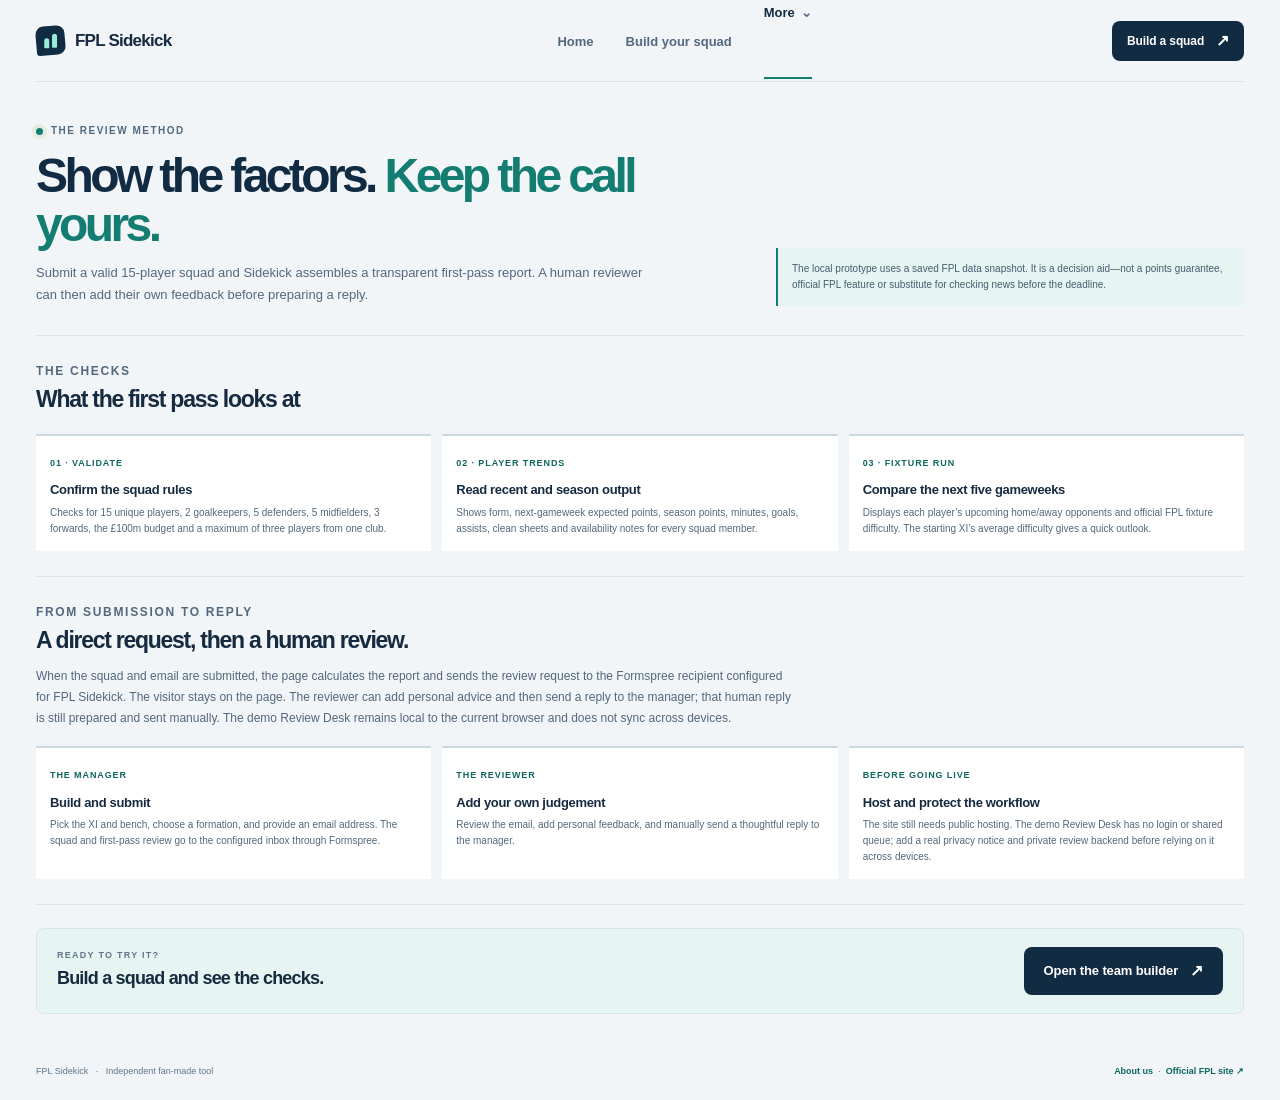
<file: how-it-works.html>
<!doctype html>
<html lang="en">
<head>
  <meta charset="utf-8">
  <meta name="viewport" content="width=device-width, initial-scale=1">
  <meta name="theme-color" content="#f2f5f8">
  <meta name="description" content="See how FPL Sidekick checks a squad and builds a first-pass review from official player and fixture data.">
  <title>How it works — FPL Sidekick</title>
  <link rel="stylesheet" href="styles.css">
</head>
<body>
  <style>
    :root {
  color-scheme: light;
  --paper: #f2f5f8;
  --surface: #ffffff;
  --ink: #162a40;
  --muted: #53687d;
  --line: #dbe4ec;
  --brand: #102b42;
  --brand-deep: #0a2033;
  --accent: #147d71;
  --accent-dark: #0e665e;
  --accent-bright: #9cebd8;
  --accent-soft: #e6f5f1;
  --field: #23694f;
  --field-light: #30785c;
  --forest: var(--brand);
  --forest-deep: var(--brand-deep);
  --lime: var(--accent-bright);
  --lime-dark: var(--accent);
  --pitch: var(--field);
  --pitch-light: var(--field-light);
  --coral: #bb5d46;
  --shadow: 0 14px 38px rgba(16, 43, 66, .09);
}

* { box-sizing: border-box; }

html { scroll-behavior: smooth; }

body {
  min-width: 320px;
  margin: 0;
  overflow-x: hidden;
  background: var(--paper);
  color: var(--ink);
  font-family: -apple-system, BlinkMacSystemFont, "Segoe UI", sans-serif;
  font-size: 15px;
  line-height: 1.5;
  -webkit-font-smoothing: antialiased;
}

button, input, select { font: inherit; }
button, select { color: inherit; }
a { color: inherit; text-decoration: none; }
button { cursor: pointer; }
button:focus-visible, a:focus-visible, input:focus-visible, select:focus-visible, summary:focus-visible { outline: 3px solid var(--accent); outline-offset: 3px; }

.wrap { width: calc(100% - 72px); max-width: 1280px; margin-inline: auto; }
.site-header { display: flex; align-items: center; justify-content: space-between; min-width: 0; min-height: 82px; width: calc(100% - 72px); max-width: 1280px; margin: 0 auto; border-bottom: 1px solid var(--line); }
.brand { display: inline-flex; align-items: center; gap: 10px; font-size: 17px; font-weight: 560; letter-spacing: -.045em; white-space: nowrap; }
.brand b { font-weight: 790; }
.brand-mark { display: inline-flex; align-items: flex-end; justify-content: center; gap: 3px; width: 29px; height: 29px; padding: 7px 6px; border-radius: 8px 8px 8px 3px; background: var(--forest); transform: rotate(-5deg); }
.brand-mark span { display: block; width: 5px; height: 10px; border-radius: 3px 3px 1px 1px; background: var(--lime); transform: rotate(5deg); }
.brand-mark span:last-child { height: 14px; }
.main-nav { display: flex; align-items: center; gap: 32px; margin-left: 86px; }
.nav-link { position: relative; padding: 29px 0 27px; color: #69756b; font-size: 13px; font-weight: 610; transition: color .16s ease; }
.nav-link:hover, .nav-link.is-active { color: var(--ink); }
.nav-link.is-active::after { position: absolute; right: 0; bottom: -1px; left: 0; height: 2px; background: var(--lime-dark); content: ""; }
.nav-more { position: relative; align-self: stretch; display: flex; align-items: center; }
.nav-more summary { list-style: none; cursor: pointer; color: #69756b; font-size: 13px; font-weight: 610; }
.nav-more summary::-webkit-details-marker { display: none; }
.nav-more summary::after { display: inline-block; margin-left: 6px; color: #8d9a87; content: "⌄"; }
.nav-more[open] summary { color: var(--ink); }
.nav-more.is-active summary { color: var(--ink); }
.nav-more.is-active::after { position: absolute; right: 0; bottom: -1px; left: 0; height: 2px; background: var(--lime-dark); content: ""; }
.nav-menu { position: absolute; top: calc(100% - 15px); right: -15px; z-index: 20; display: grid; min-width: 180px; padding: 6px; border: 1px solid var(--line); border-radius: 8px; background: var(--surface); box-shadow: var(--shadow); }
.nav-menu a { padding: 9px 10px; border-radius: 5px; color: #5f6d61; font-size: 11px; font-weight: 630; white-space: nowrap; }
.nav-menu a.is-current { background: #f3f6eb; color: var(--forest); }
.nav-menu a:hover { background: #f3f6eb; color: var(--forest); }
.nav-menu a span { margin-left: 5px; color: #9aa493; font-size: 8px; text-transform: uppercase; }
.mobile-nav { display: none; position: relative; flex: 0 0 auto; }
.mobile-nav > summary { display: inline-flex; align-items: center; gap: 8px; min-height: 38px; padding: 0 11px; border: 1px solid var(--line); border-radius: 7px; background: var(--surface); color: #526453; font-size: 11px; font-weight: 700; list-style: none; cursor: pointer; }
.mobile-nav > summary::-webkit-details-marker { display: none; }
.mobile-nav > summary::after { margin-left: 1px; color: #879487; content: "⌄"; font-size: 12px; }
.mobile-nav[open] > summary::after { content: "⌃"; }
.mobile-nav-icon { width: 13px; height: 10px; border-top: 1.5px solid currentColor; border-bottom: 1.5px solid currentColor; background: linear-gradient(to bottom, transparent 3.5px, currentColor 3.5px, currentColor 5px, transparent 5px); }
.mobile-nav-panel { position: absolute; top: calc(100% + 8px); right: 0; z-index: 30; display: grid; width: min(230px, calc(100vw - 32px)); padding: 6px; border: 1px solid var(--line); border-radius: 8px; background: var(--surface); box-shadow: var(--shadow); }
.mobile-nav-panel a { display: flex; align-items: center; justify-content: space-between; gap: 10px; padding: 10px 11px; border-radius: 5px; color: #5f6d61; font-size: 12px; font-weight: 630; }
.mobile-nav-panel a:hover, .mobile-nav-panel a.is-current { background: #f3f6eb; color: var(--forest); }
.mobile-nav-tag { color: #9aa493; font-size: 8px; font-weight: 700; letter-spacing: .06em; text-transform: uppercase; }
.button { display: inline-flex; align-items: center; justify-content: center; gap: 12px; min-height: 48px; padding: 0 20px; border: 0; border-radius: 8px; font-size: 13px; font-weight: 730; letter-spacing: -.01em; transition: transform .16s ease, background .16s ease, box-shadow .16s ease; }
.button:hover { transform: translateY(-1px); box-shadow: 0 7px 18px rgba(16, 44, 30, .12); }
.button span { font-size: 16px; line-height: 1; }
.button-small { min-height: 40px; padding-inline: 15px; font-size: 12px; }
.button-dark { background: var(--forest); color: white; }
.button-dark:hover { background: var(--forest-deep); }
.button-lime { background: var(--lime); color: var(--ink); }
.button-lime:hover { background: #d2f282; }
.button-quiet { min-height: 38px; padding-inline: 13px; border: 1px solid var(--line); background: transparent; color: #68756b; font-size: 11px; }
.button-quiet:hover { border-color: #c9d0bc; background: #f7f8f0; }
.eyebrow { display: flex; align-items: center; gap: 8px; margin: 0 0 15px; color: #687867; font-size: 10px; font-weight: 770; letter-spacing: .15em; line-height: 1.2; }
.eyebrow-dot { width: 7px; height: 7px; border-radius: 50%; background: #81ab43; box-shadow: 0 0 0 4px rgba(129, 171, 67, .13); }
.visually-hidden { position: absolute; width: 1px; height: 1px; padding: 0; margin: -1px; overflow: hidden; clip: rect(0, 0, 0, 0); white-space: nowrap; border: 0; }
.micro-label { display: block; margin: 0 0 5px; color: #819083; font-size: 9px; font-weight: 760; letter-spacing: .14em; line-height: 1.2; }
.footer-dot { padding-inline: 5px; color: #a2ac9d; }

/* Homepage */
.home-hero { display: grid; grid-template-columns: minmax(0, 1.08fr) minmax(390px, .92fr); align-items: center; gap: 58px; padding-top: 67px; padding-bottom: 72px; }
.hero-copy { padding: 10px 0 8px; }
.hero-copy h1 { max-width: 660px; margin: 0; font-size: 70px; font-weight: 760; letter-spacing: -.073em; line-height: .99; }
.hero-copy h1 span { color: #739a3c; }
.hero-lede { max-width: 520px; margin: 23px 0 0; color: #68746a; font-size: 16px; line-height: 1.7; }
.hero-actions { display: flex; align-items: center; gap: 22px; margin-top: 28px; }
.text-link { display: inline-flex; align-items: center; gap: 9px; color: #526453; font-size: 12px; font-weight: 680; }
.text-link:hover { color: var(--forest); }
.hero-proof { display: flex; align-items: center; gap: 8px; margin-top: 29px; color: #879186; font-size: 10px; font-weight: 590; }
.proof-check { display: inline-grid; place-items: center; width: 16px; height: 16px; border-radius: 50%; background: #e4edcf; color: #547a2f; font-size: 10px; font-weight: 800; }
.proof-separator { margin-inline: 1px; color: #b0b9aa; }
.hero-board { position: relative; overflow: hidden; padding: 20px 21px 14px; border-radius: 13px; background: var(--forest); color: #fff; box-shadow: var(--shadow); }
.hero-board::after { position: absolute; top: -77px; right: -54px; width: 190px; height: 190px; border: 1px solid rgba(212, 240, 152, .09); border-radius: 50%; content: ""; }
.board-topline { position: relative; z-index: 1; display: flex; align-items: center; justify-content: space-between; }
.board-label, .live-tag { font-size: 9px; font-weight: 720; letter-spacing: .13em; }
.board-label { color: #d5e2d2; }
.live-tag { display: inline-flex; align-items: center; gap: 6px; padding: 5px 8px; border: 1px solid rgba(255,255,255,.15); border-radius: 999px; color: #b9cbb9; font-size: 8px; }
.live-tag i { width: 6px; height: 6px; border-radius: 50%; background: var(--lime); }
.mini-pitch { position: relative; height: 220px; margin-top: 15px; overflow: hidden; border: 1px solid rgba(237, 247, 218, .38); border-radius: 4px; background: repeating-linear-gradient(0deg, var(--pitch) 0 44px, var(--pitch-light) 44px 88px); }
.pitch-halfway { position: absolute; top: 50%; right: 0; left: 0; border-top: 1px solid rgba(237, 247, 218, .36); }
.pitch-circle { position: absolute; top: 50%; left: 50%; width: 74px; height: 74px; border: 1px solid rgba(237, 247, 218, .36); border-radius: 50%; transform: translate(-50%, -50%); }
.mini-pitch::before, .mini-pitch::after { position: absolute; left: 29%; width: 42%; height: 27px; border: 1px solid rgba(237, 247, 218, .34); content: ""; }
.mini-pitch::before { top: 0; border-top: 0; }
.mini-pitch::after { bottom: 0; border-bottom: 0; }
.mini-player { position: absolute; z-index: 1; width: 9px; height: 9px; border: 2px solid var(--forest); border-radius: 50%; background: var(--lime); box-shadow: 0 0 0 3px rgba(198, 237, 104, .17); }
.p1 { top: 12%; left: 48%; }.p2 { top: 33%; left: 24%; }.p3 { top: 33%; left: 42%; }.p4 { top: 33%; left: 60%; }.p5 { top: 33%; left: 77%; }
.p6 { top: 54%; left: 19%; }.p7 { top: 54%; left: 39%; }.p8 { top: 54%; left: 59%; }.p9 { top: 54%; left: 80%; }
.p10 { top: 76%; left: 36%; }.p11 { top: 76%; left: 63%; }
.mini-label { position: absolute; right: 8px; color: rgba(239, 247, 229, .63); font-size: 7px; font-weight: 700; letter-spacing: .08em; }
.mini-gk { top: 12%; }.mini-def { top: 33%; }.mini-mid { top: 54%; }.mini-fwd { top: 76%; }
.board-bottomline { position: relative; z-index: 1; display: flex; align-items: center; justify-content: space-between; gap: 12px; padding: 15px 3px 10px; }
.board-bottomline > div:not(.board-divider) { display: grid; gap: 1px; }
.board-number { color: #f5f8ec; font-size: 17px; font-weight: 720; letter-spacing: -.04em; }
.board-caption { color: #b7c7b7; font-size: 9px; font-weight: 530; }
.board-divider { width: 1px; height: 26px; background: rgba(255,255,255,.14); }
.board-source { margin: 0; padding-top: 10px; border-top: 1px solid rgba(255,255,255,.13); color: #8fa991; font-size: 8px; font-weight: 620; letter-spacing: .12em; }
.how-section { display: grid; grid-template-columns: minmax(235px, .78fr) minmax(0, 1.22fr); gap: 80px; padding-top: 44px; padding-bottom: 48px; border-top: 1px solid var(--line); }
.section-intro h2 { margin: 0; font-size: 33px; font-weight: 735; letter-spacing: -.06em; line-height: 1.12; }
.section-intro h2 em { color: #779847; font-style: normal; }
.section-intro > p:last-child { max-width: 300px; margin: 13px 0 0; color: #718074; font-size: 12px; line-height: 1.65; }
.approach-grid { display: grid; grid-template-columns: repeat(3, minmax(0, 1fr)); gap: 24px; align-items: start; padding-top: 7px; }
.approach-item { padding-top: 13px; border-top: 2px solid #d7dfc7; }
.approach-number { color: #7c9d4d; font-size: 10px; font-weight: 750; letter-spacing: .1em; }
.approach-item h3 { margin: 15px 0 6px; font-size: 14px; font-weight: 720; letter-spacing: -.025em; }
.approach-item p { margin: 0; color: #768176; font-size: 11px; line-height: 1.55; }
.home-cta { display: flex; align-items: center; justify-content: space-between; gap: 24px; margin-top: 8px; margin-bottom: 26px; padding: 21px 26px; border-radius: 10px; background: #e8eddb; }
.home-cta .eyebrow { margin-bottom: 6px; font-size: 8px; }
.home-cta h2 { margin: 0; font-size: 22px; font-weight: 730; letter-spacing: -.05em; }
.site-footer { display: flex; justify-content: space-between; gap: 20px; padding-top: 15px; padding-bottom: 21px; color: #849084; font-size: 9px; }

/* Team builder */
.builder-main { padding-top: 28px; padding-bottom: 20px; }
.builder-intro { display: flex; align-items: end; justify-content: space-between; gap: 24px; margin-bottom: 22px; }
.builder-intro .eyebrow { margin-bottom: 11px; }
.builder-intro h1 { margin: 0; font-size: 35px; font-weight: 750; letter-spacing: -.065em; line-height: 1.1; }
.builder-intro h1 span { color: #759642; }
.builder-intro > div:first-child > p:last-child { margin: 8px 0 0; color: #778276; font-size: 12px; }
.feed-stamp { display: grid; grid-template-columns: 8px auto; align-items: center; gap: 4px 8px; padding: 10px 13px; border: 1px solid var(--line); border-radius: 8px; color: #7c887c; font-size: 8px; font-weight: 720; letter-spacing: .09em; white-space: nowrap; }
.feed-stamp b { grid-column: 2; color: #445b47; font-size: 10px; letter-spacing: .05em; }
.feed-pulse { grid-row: span 2; width: 7px; height: 7px; border-radius: 50%; background: #81aa46; box-shadow: 0 0 0 4px rgba(129,170,70,.12); }
.budget-strip { display: grid; grid-template-columns: minmax(210px, 1fr) auto auto auto; align-items: center; gap: 23px; min-height: 75px; margin-bottom: 18px; padding: 13px 17px; border: 1px solid var(--line); border-radius: 10px; background: var(--surface); box-shadow: 0 4px 14px rgba(30, 47, 31, .025); }
.budget-main { display: grid; grid-template-columns: minmax(95px, auto) minmax(95px, 1fr); align-items: center; gap: 18px; }
.budget-copy { display: grid; gap: 3px; }
.budget-copy strong { font-size: 18px; font-weight: 750; letter-spacing: -.045em; white-space: nowrap; }
.budget-copy small { color: #849084; font-size: 10px; font-weight: 550; letter-spacing: 0; }
.budget-track { height: 6px; overflow: hidden; border-radius: 99px; background: #eef0e7; }
.budget-track span { display: block; width: 0; height: 100%; border-radius: inherit; background: var(--lime-dark); transition: width .25s ease; }
.budget-stat { display: grid; gap: 1px; min-width: 90px; padding-left: 18px; border-left: 1px solid var(--line); }
.budget-stat strong { font-size: 16px; font-weight: 740; letter-spacing: -.035em; }
.budget-stat strong span { color: #9ba397; font-size: 10px; font-weight: 580; letter-spacing: 0; }
.budget-stat > span { color: #839083; font-size: 9px; }
.reset-button { white-space: nowrap; }
.builder-layout { display: grid; grid-template-columns: minmax(0, 1.1fr) minmax(385px, .9fr); align-items: start; gap: 17px; }
.lineup-column { display: grid; gap: 15px; min-width: 0; }
.lineup-panel, .insights-panel, .player-panel { min-width: 0; border: 1px solid var(--line); border-radius: 10px; background: var(--surface); box-shadow: 0 5px 18px rgba(30, 47, 31, .035); }
.lineup-panel { overflow: hidden; }
.panel-heading { display: flex; align-items: center; justify-content: space-between; gap: 14px; }
.lineup-heading { min-height: 69px; padding: 13px 17px; }
.panel-heading h2 { margin: 0; font-size: 17px; font-weight: 730; letter-spacing: -.045em; line-height: 1.2; }
.panel-heading .micro-label { margin-bottom: 5px; }
.formation-control { display: grid; gap: 2px; color: #8b9689; font-size: 8px; font-weight: 720; letter-spacing: .09em; }
.formation-control select { min-width: 88px; padding: 5px 23px 5px 8px; border: 1px solid var(--line); border-radius: 5px; background: #fbfcf7; font-size: 11px; font-weight: 710; letter-spacing: 0; }
.pitch { position: relative; display: flex; flex-direction: column; justify-content: space-around; min-height: 398px; overflow: hidden; padding: 12px 16px; background: repeating-linear-gradient(0deg, var(--pitch) 0 76px, var(--pitch-light) 76px 152px); }
.pitch-outline { position: absolute; inset: 10px; border: 1px solid rgba(238, 248, 225, .39); pointer-events: none; }
.pitch-midline { position: absolute; top: 50%; right: 0; left: 0; border-top: 1px solid rgba(238, 248, 225, .35); }
.pitch-center { position: absolute; top: 50%; left: 50%; width: 62px; height: 62px; border: 1px solid rgba(238, 248, 225, .35); border-radius: 50%; transform: translate(-50%, -50%); }
.pitch-box { position: absolute; left: 32%; width: 36%; height: 26px; border: 1px solid rgba(238, 248, 225, .34); }
.pitch-box-top { top: 0; border-top: 0; }
.pitch-box-bottom { bottom: 0; border-bottom: 0; }
.pitch-row { position: relative; z-index: 1; display: flex; justify-content: center; align-items: center; gap: clamp(5px, 1vw, 13px); width: 100%; }
.pitch-row[data-row="GKP"] { flex: .75; }
.pitch-row[data-row="DEF"] { flex: 1; }
.pitch-row[data-row="MID"] { flex: 1; }
.pitch-row[data-row="FWD"] { flex: .9; }
.pitch-slot { position: relative; flex: 1 1 0; min-width: 0; max-width: 142px; }
.slot-main { display: grid; justify-items: center; align-content: center; width: 100%; min-height: 69px; padding: 7px 3px; border: 1px solid rgba(18, 53, 37, .12); border-radius: 9px; background: rgba(255, 255, 250, .94); color: var(--ink); box-shadow: 0 4px 10px rgba(12, 39, 26, .12); text-align: center; transition: border-color .15s ease, transform .15s ease, background .15s ease; }
.slot-main:hover { transform: translateY(-2px); background: white; }
.slot-main.is-active { border: 2px solid var(--lime); box-shadow: 0 0 0 3px rgba(198, 237, 104, .2), 0 4px 10px rgba(12, 39, 26, .12); }
.slot-main.is-filled { background: #faffee; }
.slot-role { color: #82907d; font-size: 7px; font-weight: 780; letter-spacing: .1em; line-height: 1.15; }
.slot-name { display: block; max-width: 100%; overflow: hidden; margin-top: 5px; font-size: 10px; font-weight: 730; letter-spacing: -.02em; text-overflow: ellipsis; white-space: nowrap; }
.slot-price { display: block; margin-top: 1px; color: #768470; font-size: 8px; font-weight: 620; }
.slot-next-fixture { display: block; max-width: 100%; overflow: hidden; margin-top: 2px; color: #58764a; font-size: 7px; font-weight: 700; text-overflow: ellipsis; white-space: nowrap; }
.slot-clear { position: absolute; top: -6px; right: -6px; z-index: 2; display: grid; place-items: center; width: 19px; height: 19px; padding: 0; border: 1px solid #dfe6d4; border-radius: 50%; background: #fffefa; color: #7a8a77; font-size: 14px; line-height: 1; }
.slot-clear:hover { border-color: #e3a28f; color: #bb573f; }
.lineup-foot { display: flex; justify-content: space-between; gap: 12px; padding: 10px 16px 11px; color: #879286; font-size: 9px; }
.pitch-legend { display: inline-flex; align-items: center; gap: 5px; color: #a0a99b; font-size: 7px; font-weight: 700; letter-spacing: .1em; white-space: nowrap; }
.pitch-legend i { width: 7px; height: 7px; border: 2px solid #a6d63d; border-radius: 50%; }
.insights-panel { padding: 14px 16px 12px; }
.insights-heading { margin-bottom: 12px; }
.insight-source { color: #a0a99a; font-size: 7px; font-weight: 720; letter-spacing: .09em; text-align: right; }
.insights-grid { display: grid; grid-template-columns: repeat(3, minmax(0, 1fr)); gap: 9px; }
.insight-card { min-width: 0; padding: 10px 11px; border-radius: 7px; background: #f4f6ee; }
.insight-label { display: block; margin-bottom: 6px; color: #84907e; font-size: 8px; font-weight: 760; letter-spacing: .09em; text-transform: uppercase; }
.insight-card strong { display: block; overflow: hidden; color: #314937; font-size: 11px; font-weight: 730; letter-spacing: -.02em; text-overflow: ellipsis; white-space: nowrap; }
.insight-card p { margin: 3px 0 0; color: #7d897d; font-size: 9px; line-height: 1.4; }
.insight-disclaimer { margin: 10px 0 0; color: #a0a99d; font-size: 8px; line-height: 1.4; }
.player-panel { overflow: hidden; padding: 15px 15px 0; }
.player-heading { margin-bottom: 8px; }
.player-heading h2 { display: flex; align-items: center; gap: 8px; }
.player-heading h2 span { display: inline-grid; place-items: center; min-width: 23px; height: 18px; padding-inline: 5px; border-radius: 999px; background: #edf2e3; color: #708c49; font-size: 9px; letter-spacing: 0; }
.round-chip { padding: 5px 8px; border: 1px solid #e6e9df; border-radius: 999px; color: #849083; font-size: 8px; font-weight: 700; white-space: nowrap; }
.active-slot-note { margin: 0 0 10px; color: #617062; font-size: 10px; }
.active-slot-note b { color: #425d37; }
.active-slot-note span { color: #98a095; }
.search-field { display: flex; align-items: center; gap: 8px; height: 38px; padding: 0 10px; border: 1px solid #e2e5da; border-radius: 7px; background: #fcfcf8; }
.search-field:focus-within { border-color: #9aba69; box-shadow: 0 0 0 3px rgba(154, 186, 105, .12); }
.search-icon { position: relative; display: block; flex: 0 0 13px; width: 13px; height: 13px; border: 1.5px solid #829083; border-radius: 50%; }
.search-icon::after { position: absolute; right: -4px; bottom: -3px; width: 5px; border-top: 1.5px solid #829083; content: ""; transform: rotate(48deg); }
.search-field input { flex: 1; min-width: 0; height: 100%; padding: 0; border: 0; outline: 0; background: transparent; color: var(--ink); font-size: 11px; }
.search-field input::placeholder { color: #a0a99d; }
.search-field kbd { padding: 2px 5px; border: 1px solid #e7e9df; border-radius: 4px; background: white; color: #a3aa9f; font-family: inherit; font-size: 8px; }
.player-tools { display: flex; align-items: center; justify-content: space-between; gap: 8px; padding-top: 11px; }
.position-filters { display: flex; align-items: center; gap: 2px; }
.position-filters button { min-width: 33px; height: 25px; padding: 0 7px; border: 0; border-radius: 5px; background: transparent; color: #8d988a; font-size: 8px; font-weight: 700; }
.position-filters button:hover { background: #f3f5ed; color: #40563f; }
.position-filters button.is-active { background: #e9f0db; color: #476735; }
.club-filter-label select { max-width: 112px; padding: 5px 22px 5px 7px; border: 1px solid #e6e8de; border-radius: 5px; background: #fffefa; color: #788477; font-size: 9px; }
.pool-summary { display: flex; align-items: center; justify-content: space-between; gap: 10px; min-height: 32px; margin-top: 6px; border-bottom: 1px solid #eff0e9; color: #a0a99e; font-size: 8px; }
.pool-summary label { display: flex; align-items: center; gap: 5px; color: #9aa398; font-size: 7px; font-weight: 720; letter-spacing: .09em; }
.pool-summary select { max-width: 92px; padding: 3px 19px 3px 5px; border: 0; background: transparent; color: #576b55; font-size: 9px; font-weight: 690; letter-spacing: 0; }
.player-list { max-height: 432px; min-height: 310px; overflow-y: auto; overscroll-behavior: contain; scrollbar-color: #d7ddcd transparent; scrollbar-width: thin; }
.player-option { display: grid; grid-template-columns: minmax(0, 1fr) auto; align-items: center; gap: 8px; width: 100%; min-height: 66px; padding: 7px 5px; border: 0; border-bottom: 1px solid #f0f1eb; background: transparent; text-align: left; transition: background .12s ease; }
.player-option:hover:not(:disabled), .player-option:focus-visible { background: #f7f9f1; }
.player-option:disabled { cursor: default; opacity: .48; }
.player-info { display: flex; align-items: center; gap: 9px; min-width: 0; }
.club-mark { display: grid; place-items: center; flex: 0 0 28px; width: 28px; height: 28px; border: 1px solid #e4e8da; border-radius: 50%; background: #f1f4e9; color: #61734f; font-size: 7px; font-weight: 760; letter-spacing: -.03em; }
.player-name-block { display: grid; min-width: 0; gap: 2px; }
.player-name-block strong { overflow: hidden; color: #344538; font-size: 10px; font-weight: 720; letter-spacing: -.015em; text-overflow: ellipsis; white-space: nowrap; }
.player-meta { overflow: hidden; color: #98a194; font-size: 8px; text-overflow: ellipsis; white-space: nowrap; }
.player-next-fixture { overflow: hidden; color: #58764a; font-size: 8px; font-weight: 680; text-overflow: ellipsis; white-space: nowrap; }
.player-data { display: grid; justify-items: end; gap: 2px; }
.player-price { color: #3f5b3e; font-size: 10px; font-weight: 760; white-space: nowrap; }
.player-form { color: #8d9988; font-size: 8px; white-space: nowrap; }
.availability-tag { margin-left: 4px; color: #bd6a53; font-size: 7px; font-weight: 700; }
.pool-empty { display: grid; place-items: center; min-height: 150px; padding: 20px; color: #8a9587; font-size: 11px; text-align: center; }
.player-list-foot { display: flex; align-items: center; gap: 6px; min-height: 35px; border-top: 1px solid #eef0e8; color: #9aa396; font-size: 8px; }
.player-list-foot #save-state { margin-left: auto; color: #7d9871; font-weight: 620; text-align: right; }
.pool-dot { width: 6px; height: 6px; border-radius: 50%; background: #97b761; }
.builder-footer { display: flex; justify-content: space-between; gap: 18px; padding-top: 19px; color: #899386; font-size: 9px; }
.builder-footer a { color: #5e7458; font-weight: 650; }
.toast { position: fixed; right: 22px; bottom: 20px; z-index: 10; max-width: min(360px, calc(100vw - 40px)); padding: 11px 14px; border: 1px solid rgba(255,255,255,.12); border-radius: 7px; background: var(--forest-deep); color: white; box-shadow: 0 8px 25px rgba(15,46,34,.24); font-size: 11px; opacity: 0; pointer-events: none; transform: translateY(8px); transition: opacity .18s ease, transform .18s ease; }
.toast.is-visible { opacity: 1; transform: translateY(0); }

/* Formation-aware bench, submission and analysis */
.bench-panel, .submission-section, .analysis-report { margin-top: 15px; border: 1px solid var(--line); border-radius: 10px; background: var(--surface); box-shadow: 0 5px 18px rgba(30, 47, 31, .035); }
.bench-panel { padding: 15px 16px 12px; }
.bench-heading { margin-bottom: 12px; }
.bench-rule-tag { padding: 5px 8px; border-radius: 999px; background: #eff3e7; color: #657c4b; font-size: 8px; font-weight: 740; white-space: nowrap; }
.bench-grid { display: grid; grid-template-columns: repeat(4, minmax(0, 1fr)); gap: 8px; }
.bench-slot { position: relative; min-width: 0; }
.bench-slot-main { display: grid; align-content: center; justify-items: start; width: 100%; min-height: 69px; padding: 10px 11px; border: 1px solid #e7e9df; border-radius: 7px; background: #f9faf5; color: var(--ink); text-align: left; }
.bench-slot-main:hover { background: #f2f6e9; }
.bench-slot-main.is-active { border-color: #a9cc66; box-shadow: 0 0 0 3px rgba(166, 214, 61, .14); }
.bench-slot-main.is-filled { background: #f5f8ee; }
.bench-slot-main .slot-name { margin-top: 4px; }
.bench-clear { top: -5px; right: -5px; }
.bench-note { margin: 10px 0 0; color: #839080; font-size: 9px; line-height: 1.5; }
.submission-section { display: grid; grid-template-columns: minmax(0, 1.05fr) minmax(270px, .85fr); align-items: center; gap: 35px; margin-top: 23px; padding: 23px 25px; background: #e8eddb; }
.submission-copy .eyebrow { margin-bottom: 8px; }
.submission-copy h2 { max-width: 490px; margin: 0; font-size: 27px; font-weight: 750; letter-spacing: -.06em; line-height: 1.1; }
.submission-copy > p:last-child { max-width: 530px; margin: 9px 0 0; color: #718071; font-size: 11px; line-height: 1.65; }
.submission-form { display: grid; gap: 9px; }
.field-label { color: #566653; font-size: 10px; font-weight: 720; }
.text-input { min-height: 42px; width: 100%; padding: 0 12px; border: 1px solid #d9dfcf; border-radius: 6px; background: #fffefa; color: var(--ink); font-size: 12px; }
.text-input::placeholder { color: #a0aa9c; }
.consent-row { display: flex; align-items: flex-start; gap: 8px; color: #68776a; font-size: 9px; line-height: 1.45; }
.consent-row input { width: 14px; height: 14px; flex: 0 0 auto; margin: 0; accent-color: #749843; }
.submission-form .button { justify-self: start; min-height: 42px; margin-top: 2px; }
.submission-form .button:disabled { cursor: wait; opacity: .65; }
.local-mode-note { margin: 0; color: #798775; font-size: 8px; line-height: 1.5; }
.submission-status { margin: 0; padding: 9px 11px; border: 1px solid transparent; border-radius: 6px; font-size: 10px; line-height: 1.5; }
.submission-status[data-state="pending"] { border-color: #cbd9d4; background: #f3f8f5; color: #536d62; }
.submission-status[data-state="success"] { border-color: #b8d8c7; background: #edf7f1; color: #246044; }
.submission-status[data-state="error"] { border-color: #e6c8bd; background: #fff4ef; color: #8b4935; }
.analysis-report[hidden] { display: none; }
.analysis-report { scroll-margin-top: 18px; padding: 21px; }
.review-submit-actions { display: flex; align-items: center; gap: 12px; margin-top: 17px; padding: 13px; border-radius: 7px; background: #f1f5e9; }
.review-submit-actions .button { flex: 0 0 auto; min-height: 38px; }
.review-submit-note { margin: 0; color: #71806d; font-size: 9px; line-height: 1.5; }
.report-heading { margin-bottom: 17px; }
.report-heading .eyebrow { margin-bottom: 8px; }
.report-heading h2 { margin: 0; font-size: 25px; font-weight: 760; letter-spacing: -.06em; }
.report-heading > p:last-child { margin: 5px 0 0; color: #829080; font-size: 10px; }
.report-metrics { display: grid; grid-template-columns: repeat(3, minmax(0, 1fr)); gap: 9px; }
.report-metric { min-width: 0; padding: 12px; border-radius: 7px; background: #f3f5ed; }
.report-metric strong { display: block; color: #304937; font-size: 17px; font-weight: 750; letter-spacing: -.04em; }
.report-metric p { margin: 4px 0 0; color: #7c897b; font-size: 9px; line-height: 1.5; }
.report-section { margin-top: 21px; }
.report-section > h3 { margin: 0 0 10px; font-size: 16px; letter-spacing: -.035em; }
.recommendation-list { display: grid; grid-template-columns: repeat(3, minmax(0, 1fr)); gap: 8px; }
.recommendation-item { padding: 11px; border-left: 2px solid #abc66f; border-radius: 0 6px 6px 0; background: #f8f9f4; }
.recommendation-label { display: block; margin-bottom: 4px; color: #84927d; font-size: 8px; font-weight: 760; letter-spacing: .08em; text-transform: uppercase; }
.recommendation-item strong { display: block; font-size: 11px; }
.recommendation-item p { margin: 4px 0 0; color: #738072; font-size: 9px; line-height: 1.5; }
.report-player-grid { display: grid; grid-template-columns: repeat(3, minmax(0, 1fr)); gap: 8px; }
.report-player { min-width: 0; padding: 11px; border: 1px solid #e7e9df; border-radius: 7px; background: #fffefa; }
.report-player.is-bench { background: #fafbf7; }
.report-player-top { display: flex; align-items: center; justify-content: space-between; gap: 6px; }
.position-chip { color: #75866b; font-size: 7px; font-weight: 760; letter-spacing: .07em; }
.report-player h4 { overflow: hidden; margin: 6px 0 2px; font-size: 12px; text-overflow: ellipsis; white-space: nowrap; }
.report-player-meta, .report-player-stats, .report-player-action { margin: 3px 0 0; color: #7e897c; font-size: 8px; line-height: 1.5; }
.report-player-action { color: #536b4c; font-weight: 650; }
.fixture-chips { display: flex; flex-wrap: wrap; gap: 4px; margin-top: 7px; }
.fixture-chip { padding: 3px 5px; border-radius: 4px; background: #edf2e4; color: #506846; font-size: 7px; font-weight: 680; white-space: nowrap; }
.fixture-chip.difficulty-4, .fixture-chip.difficulty-5 { background: #f7e9e3; color: #9a594b; }
.report-disclaimer { margin: 14px 0 0; color: #909a8c; font-size: 8px; line-height: 1.5; }
.builder-footer a, .site-footer a { color: #5e7458; font-weight: 650; }

/* Editorial pages and local review desk */
.content-main, .review-main { padding-top: 43px; padding-bottom: 36px; }
.page-hero { display: grid; grid-template-columns: minmax(0, 1.2fr) minmax(220px, .8fr); align-items: end; gap: 38px; padding-bottom: 29px; border-bottom: 1px solid var(--line); }
.page-hero h1 { max-width: 660px; margin: 0; font-size: 48px; font-weight: 760; letter-spacing: -.075em; line-height: 1.02; }
.page-hero h1 span { color: #759642; }
.page-hero > div > p:last-child { max-width: 620px; margin: 12px 0 0; color: #718071; font-size: 13px; line-height: 1.7; }
.page-note { padding: 13px 14px; border-left: 2px solid #a9c966; background: #edf1e5; color: #64725f; font-size: 10px; line-height: 1.6; }
.page-section { padding: 25px 0; border-bottom: 1px solid var(--line); }
.page-section h2 { margin: 0 0 9px; font-size: 23px; font-weight: 750; letter-spacing: -.055em; }
.page-section > p { max-width: 760px; margin: 0; color: #6f7e70; font-size: 12px; line-height: 1.75; }
.page-card-grid { display: grid; grid-template-columns: repeat(3, minmax(0, 1fr)); gap: 11px; margin-top: 17px; }
.page-card { padding: 14px; border-top: 2px solid #d7dfc7; background: rgba(255, 254, 250, .62); }
.page-card span { color: #7c9850; font-size: 9px; font-weight: 770; letter-spacing: .1em; }
.page-card h3 { margin: 8px 0 5px; font-size: 13px; letter-spacing: -.025em; }
.page-card p { margin: 0; color: #758174; font-size: 10px; line-height: 1.6; }
.page-cta { display: flex; align-items: center; justify-content: space-between; gap: 20px; margin-top: 23px; padding: 18px 20px; border-radius: 8px; background: #e8eddb; }
.page-cta h2 { margin: 0; font-size: 18px; letter-spacing: -.045em; }
.review-status-note { margin: 15px 0 20px; padding: 12px 14px; border: 1px solid #e8d8b4; border-radius: 6px; background: #fbf5e8; color: #786849; font-size: 10px; line-height: 1.6; }
.review-layout { display: grid; grid-template-columns: minmax(220px, .34fr) minmax(0, .66fr); align-items: start; gap: 14px; }
.review-queue, .review-detail, .review-empty { min-width: 0; border: 1px solid var(--line); border-radius: 9px; background: var(--surface); }
.review-queue { overflow: hidden; }
.review-queue-head { display: flex; align-items: center; justify-content: space-between; padding: 13px; border-bottom: 1px solid var(--line); }
.review-queue-head h2 { margin: 0; font-size: 14px; letter-spacing: -.03em; }
.queue-count { min-width: 22px; padding: 3px 6px; border-radius: 999px; background: #eef2e7; color: #657d4a; font-size: 9px; font-weight: 750; text-align: center; }
.submission-list { display: grid; }
.submission-row { display: grid; gap: 3px; width: 100%; padding: 12px 13px; border: 0; border-bottom: 1px solid #eff0e9; background: transparent; text-align: left; }
.submission-row:hover, .submission-row.is-active { background: #f4f6ee; }
.submission-row strong { overflow: hidden; font-size: 10px; text-overflow: ellipsis; white-space: nowrap; }
.submission-row span { color: #859181; font-size: 8px; }
.submission-row .queue-status { color: #77944d; font-weight: 720; text-transform: uppercase; }
.review-empty { padding: 25px; color: #7c897b; font-size: 10px; line-height: 1.7; }
.review-detail { padding: 17px; }
.review-detail[hidden] { display: none; }
.review-detail-head { display: flex; align-items: flex-start; justify-content: space-between; gap: 14px; padding-bottom: 13px; border-bottom: 1px solid #eff0e9; }
.review-detail-head h2 { margin: 0; font-size: 20px; letter-spacing: -.05em; }
.review-detail-head p { margin: 4px 0 0; color: #7c897b; font-size: 9px; }
.review-detail-stats { display: flex; flex-wrap: wrap; gap: 7px; margin: 12px 0; }
.review-detail-stats span { padding: 5px 7px; border-radius: 5px; background: #f1f4e9; color: #62794c; font-size: 8px; font-weight: 690; }
.review-draft { padding: 12px; border-radius: 6px; background: #f7f8f3; }
.review-draft h3 { margin: 0 0 5px; font-size: 11px; }
.review-draft ul { margin: 0; padding-left: 16px; color: #6f7d6e; font-size: 9px; line-height: 1.7; }
.review-feedback { display: grid; gap: 7px; margin-top: 14px; }
.review-feedback label { color: #4d624d; font-size: 9px; font-weight: 740; }
.review-feedback textarea, .email-preview { width: 100%; min-height: 112px; resize: vertical; padding: 10px; border: 1px solid #e0e4d9; border-radius: 6px; background: #fffefa; color: var(--ink); font-size: 10px; line-height: 1.6; }
.email-preview { min-height: 150px; background: #f9faf6; }
.review-actions { display: flex; flex-wrap: wrap; gap: 8px; margin-top: 12px; }
.review-actions .button { min-height: 39px; font-size: 10px; }
.review-local-only { margin: 10px 0 0; color: #90998b; font-size: 8px; line-height: 1.55; }
.site-footer { align-items: center; }

@media (max-width: 1080px) {
  .wrap, .site-header { width: calc(100% - 52px); max-width: 1280px; }
  .main-nav { margin-left: 25px; }
  .home-hero { grid-template-columns: minmax(0, 1fr) minmax(340px, .88fr); gap: 34px; padding-top: 54px; padding-bottom: 54px; }
  .hero-copy h1 { font-size: 60px; }
  .builder-layout { grid-template-columns: minmax(0, 1fr) minmax(345px, .92fr); gap: 12px; }
  .budget-strip { gap: 13px; }
  .budget-main { gap: 10px; }
  .pitch { padding-inline: 11px; }
  .pitch-row { gap: 6px; }
  .nav-menu { right: -8px; }
}

@media (max-width: 820px) {
  .wrap, .site-header { width: calc(100% - 40px); max-width: 680px; }
  .site-header { min-height: 70px; }
  .main-nav { gap: 22px; margin-left: 0; }
  .nav-link { padding-top: 23px; padding-bottom: 21px; }
  .home-hero { grid-template-columns: 1fr; gap: 30px; padding-top: 43px; padding-bottom: 45px; }
  .hero-copy h1 { font-size: 60px; }
  .hero-board { max-width: 600px; }
  .mini-pitch { height: 200px; }
  .how-section { grid-template-columns: 1fr; gap: 26px; padding-top: 36px; padding-bottom: 38px; }
  .section-intro h2 br { display: none; }
  .section-intro > p:last-child { max-width: 480px; }
  .approach-grid { gap: 16px; }
  .builder-layout { min-width: 0; grid-template-columns: minmax(0, 1fr); }
  .builder-intro { margin-bottom: 18px; }
  .player-panel { grid-row: 2; }
  .player-list { max-height: 430px; }
  .budget-strip { grid-template-columns: minmax(0, 1fr) auto auto; }
  .budget-main { grid-column: 1 / -1; grid-row: 1; grid-template-columns: auto minmax(100px, 1fr); }
  .budget-stat { grid-row: 2; }
  .reset-button { grid-row: 2; grid-column: 3; }
  .submission-section { grid-template-columns: 1fr 1fr; gap: 22px; }
  .review-layout { grid-template-columns: minmax(190px, .38fr) minmax(0, .62fr); }
}

@media (max-width: 560px) {
  body { font-size: 14px; }
  .wrap, .site-header { width: calc(100vw - 32px); max-width: 460px; }
  .site-header { min-height: 64px; gap: 10px; }
  .brand { gap: 7px; font-size: 15px; }
  .brand-mark { width: 26px; height: 26px; }
  .main-nav { display: none; }
  .mobile-nav { display: block; }
  .header-cta { display: none; }
  .home-hero { padding-top: 34px; padding-bottom: 34px; }
  .hero-copy h1 { font-size: 48px; }
  .hero-lede { margin-top: 17px; font-size: 14px; line-height: 1.6; }
  .hero-actions { flex-wrap: wrap; gap: 15px; margin-top: 21px; }
  .button { min-height: 44px; padding-inline: 15px; font-size: 12px; }
  .hero-proof { flex-wrap: wrap; margin-top: 21px; font-size: 9px; }
  .hero-board { padding: 15px 14px 11px; }
  .mini-pitch { height: 165px; margin-top: 11px; }
  .board-bottomline { gap: 7px; padding-top: 12px; }
  .board-number { font-size: 14px; }
  .board-caption { font-size: 8px; }
  .board-divider { height: 22px; }
  .how-section { gap: 21px; padding-top: 30px; padding-bottom: 29px; }
  .section-intro h2 { font-size: 28px; }
  .approach-grid { grid-template-columns: 1fr; gap: 13px; }
  .approach-item { display: grid; grid-template-columns: 31px 1fr; column-gap: 5px; padding-top: 9px; }
  .approach-number { grid-row: span 2; padding-top: 2px; }
  .approach-item h3 { margin: 0 0 3px; font-size: 13px; }
  .approach-item p { font-size: 10px; }
  .home-cta { align-items: flex-start; flex-direction: column; margin-bottom: 17px; padding: 17px; }
  .home-cta h2 { font-size: 19px; }
  .site-footer { flex-direction: column; gap: 6px; padding-top: 12px; font-size: 8px; }
  .builder-main { padding-top: 22px; }
  .builder-intro { min-width: 0; align-items: flex-start; flex-direction: column; gap: 13px; }
  .builder-intro h1 { font-size: 30px; }
  .feed-stamp { grid-template-columns: 8px auto auto; }
  .feed-stamp b { grid-column: 3; grid-row: 1 / span 2; }
  .budget-strip { min-width: 0; grid-template-columns: minmax(0, 1fr) minmax(0, 1fr); gap: 10px; padding: 12px; }
  .budget-strip > * { min-width: 0; }
  .budget-main { grid-column: 1 / -1; grid-row: 1; grid-template-columns: 1fr; gap: 8px; }
  .budget-copy strong { font-size: 16px; }
  .budget-stat { grid-row: 2; min-width: 0; padding-left: 9px; }
  .budget-stat strong { font-size: 14px; }
  .budget-stat > span { font-size: 8px; }
  .reset-button { grid-column: 1 / -1; grid-row: 3; justify-self: start; min-height: 34px; padding-inline: 9px; font-size: 9px; }
  .lineup-heading { min-height: 62px; padding-inline: 12px; }
  .panel-heading h2 { font-size: 15px; }
  .pitch { min-width: 0; min-height: 357px; padding: 10px 8px; }
  .pitch-outline { inset: 7px; }
  .pitch-row { min-width: 0; gap: 4px; }
  .pitch-slot { width: auto; max-width: 94px; }
  .pitch-row[data-row="GKP"] .pitch-slot, .pitch-row[data-row="FWD"] .pitch-slot { max-width: 130px; }
  .slot-main { min-width: 0; min-height: 70px; padding: 6px 2px; border-radius: 7px; }
  .slot-name { font-size: 8px; }
  .slot-price { font-size: 7px; }
  .slot-role { font-size: 6px; }
  .lineup-foot { padding-inline: 10px; font-size: 8px; }
  .insights-panel { padding-inline: 11px; }
  .insights-grid { grid-template-columns: 1fr; gap: 6px; }
  .insight-card { display: grid; grid-template-columns: 92px minmax(0, 1fr); align-items: center; column-gap: 7px; padding: 8px; }
  .insight-label { grid-row: span 2; margin: 0; font-size: 7px; }
  .insight-card strong { font-size: 10px; }
  .insight-card p { font-size: 8px; }
  .insight-source { max-width: 105px; font-size: 6px; }
  .player-panel { padding-inline: 11px; }
  .player-panel { grid-row: 1; }
  .lineup-column { grid-row: 2; }
  .player-tools { flex-wrap: wrap; }
  .club-filter-label { margin-left: auto; }
  .player-list { min-height: 255px; max-height: 365px; }
  .player-option { min-height: 66px; }
  .builder-footer { flex-direction: column; gap: 6px; padding-bottom: 13px; font-size: 8px; }
  .bench-panel { padding: 12px 10px; }
  .bench-grid { grid-template-columns: repeat(2, minmax(0, 1fr)); gap: 7px; }
  .bench-slot-main { min-height: 76px; padding: 8px; }
  .bench-rule-tag { font-size: 7px; }
  .submission-section { grid-template-columns: 1fr; gap: 17px; margin-top: 17px; padding: 16px; }
  .submission-copy h2 { font-size: 22px; }
  .analysis-report { padding: 13px; }
  .review-submit-actions { align-items: flex-start; flex-direction: column; gap: 8px; padding: 10px; }
  .report-heading h2 { font-size: 21px; }
  .report-metrics { grid-template-columns: 1fr; gap: 6px; }
  .report-metric { display: grid; grid-template-columns: minmax(95px, .42fr) 1fr; align-items: center; column-gap: 8px; padding: 9px; }
  .report-metric .micro-label { grid-row: span 2; margin: 0; font-size: 7px; }
  .report-metric strong { font-size: 13px; }
  .report-metric p { margin-top: 2px; }
  .recommendation-list, .report-player-grid { grid-template-columns: 1fr; }
  .content-main, .review-main { padding-top: 27px; }
  .page-hero { grid-template-columns: 1fr; gap: 16px; padding-bottom: 21px; }
  .page-hero h1 { font-size: 38px; }
  .page-hero > div > p:last-child { font-size: 12px; }
  .page-note { padding: 10px 12px; }
  .page-section { padding: 20px 0; }
  .page-section h2 { font-size: 20px; }
  .page-card-grid { grid-template-columns: 1fr; gap: 8px; margin-top: 13px; }
  .page-cta { align-items: flex-start; flex-direction: column; padding: 15px; }
  .review-layout { grid-template-columns: 1fr; }
  .review-detail { padding: 13px; }
  .review-detail-head { flex-direction: column; }
}

@media (prefers-reduced-motion: reduce) {
  *, *::before, *::after { scroll-behavior: auto !important; transition-duration: .01ms !important; }
}

/* Distinct Sidekick identity: midnight ink, confident teal and a real-pitch green. */
.nav-link, .nav-more summary { color: var(--muted); }
.nav-link:hover, .nav-link.is-active, .nav-more[open] summary, .nav-more.is-active summary { color: var(--brand); }
.nav-link.is-active::after, .nav-more.is-active::after { background: var(--accent); }
.nav-menu a, .mobile-nav-panel a { color: #52677c; }
.nav-menu a.is-current, .nav-menu a:hover, .mobile-nav-panel a:hover, .mobile-nav-panel a.is-current { background: var(--accent-soft); color: var(--accent-dark); }
.mobile-nav > summary { color: var(--brand); }
.button-dark { background: var(--brand); }
.button-dark:hover { background: var(--brand-deep); }
.button-lime { background: var(--accent-bright); color: var(--brand); }
.button-lime:hover { background: #b2f2e2; }
.button-quiet:hover { border-color: #b8c9d4; background: #f5f8fa; }
.eyebrow { color: #52697e; }
.eyebrow-dot, .feed-pulse, .pool-dot { background: var(--accent); }
.micro-label { color: #61768a; }
.hero-copy h1 span, .section-intro h2 em, .builder-intro h1 span, .page-hero h1 span { color: var(--accent); }
.hero-lede, .section-intro > p:last-child, .approach-item p,
.builder-intro > div:first-child > p:last-child, .page-hero > div > p:last-child,
.page-section > p { color: var(--muted); }
.proof-check { background: #e1f3ed; color: var(--accent-dark); }
.hero-board { background: var(--brand); }
.live-tag i, .mini-player { background: var(--accent-bright); }
.mini-player { border-color: var(--brand); box-shadow: 0 0 0 3px rgba(156, 235, 216, .2); }
.board-label { color: #e0eaf0; }
.board-caption { color: #c0d0dc; }
.board-source { color: #a6c8c3; }
.approach-item { border-top-color: #c8d9e1; }
.approach-number, .page-card span { color: var(--accent-dark); }
.home-cta, .submission-section, .page-cta { border: 1px solid #d1e8e2; background: var(--accent-soft); }
.builder-intro h1, .page-hero h1 { color: var(--brand); }
.feed-stamp { color: #53687d; }
.feed-stamp b { color: var(--brand); }
.budget-track { background: #e4ebef; }
.budget-copy small, .budget-stat > span, .formation-control,
.lineup-foot, .builder-footer, .site-footer { color: #61768a; }
.budget-stat strong span, .pitch-legend, .insight-source { color: #6c8092; }
.lineup-panel, .insights-panel, .player-panel, .bench-panel, .submission-section,
.analysis-report, .review-queue, .review-detail, .review-empty { box-shadow: 0 8px 24px rgba(16, 43, 66, .055); }
.slot-role { color: #536a7e; }
.slot-name { color: var(--brand); }
.slot-price { color: #566d7f; }
.slot-next-fixture { color: var(--accent-dark); }
.slot-main.is-active { border-color: var(--accent); box-shadow: 0 0 0 3px rgba(20, 125, 113, .18), 0 4px 10px rgba(16, 43, 66, .13); }
.slot-main.is-filled { background: #f1fbf7; }
.pitch-legend i { border-color: var(--accent); }
.insight-card, .report-metric { background: #f1f6f8; }
.insight-label, .recommendation-label, .position-chip { color: #5c7286; }
.insight-card strong, .report-metric strong { color: var(--brand); }
.insight-card p, .report-metric p, .report-heading > p:last-child,
.report-player-meta, .report-player-stats, .report-disclaimer { color: #5d7184; }
.player-heading h2 span, .bench-rule-tag, .queue-count { background: var(--accent-soft); color: var(--accent-dark); }
.round-chip { border-color: #dbe4ec; color: #52677c; }
.active-slot-note { color: #52677c; }
.active-slot-note b, .player-price, .report-player-action { color: var(--accent-dark); }
.active-slot-note span, .player-meta, .player-form, .pool-summary,
.pool-summary label, .player-list-foot, .player-list-foot #save-state { color: #61768a; }
.search-field { border-color: #d2dee6; background: #f8fafb; }
.search-field:focus-within { border-color: var(--accent); box-shadow: 0 0 0 3px rgba(20, 125, 113, .12); }
.search-icon, .search-icon::after { border-color: #61768a; }
.position-filters button:hover, .player-option:hover:not(:disabled), .player-option:focus-visible { background: #eef7f4; color: var(--brand); }
.position-filters button.is-active { background: var(--accent-soft); color: var(--accent-dark); }
.club-filter-label select, .formation-control select, .text-input,
.review-feedback textarea, .email-preview { border-color: #d2dee6; background-color: #ffffff; }
.pool-summary, .player-option, .player-list-foot, .review-detail-head,
.submission-row { border-color: #e4ebf0; }
.club-mark { border-color: #d7e7e2; background: #eff7f4; color: var(--accent-dark); }
.player-name-block strong { color: var(--brand); }
.player-next-fixture, .builder-footer a, .site-footer a { color: var(--accent-dark); }
.pool-dot { background: var(--accent); }
.bench-rule-tag { color: var(--accent-dark); }
.bench-slot-main { border-color: #dbe4ec; background: #f7fafb; }
.bench-slot-main:hover, .bench-slot-main.is-filled { background: #eef7f4; }
.bench-slot-main.is-active { border-color: var(--accent); box-shadow: 0 0 0 3px rgba(20, 125, 113, .14); }
.bench-note, .submission-copy > p:last-child, .field-label,
.consent-row, .local-mode-note, .review-submit-note { color: #53687d; }
.consent-row input { accent-color: var(--accent); }
.review-submit-actions, .review-draft { background: #f1f6f8; }
.recommendation-item { border-left-color: var(--accent); background: #f7fafb; }
.report-player { border-color: #dbe4ec; background: #ffffff; }
.report-player.is-bench { background: #f6f9fa; }
.fixture-chip { background: var(--accent-soft); color: var(--accent-dark); }
.page-note { border-left-color: var(--accent); background: var(--accent-soft); color: #455d70; }
.page-card { border-top-color: #c8d9e1; background: #ffffff; }
.page-card p, .review-empty, .review-detail-head p,
.review-draft ul, .review-feedback label { color: #53687d; }
.queue-count { color: var(--accent-dark); }
.submission-row:hover, .submission-row.is-active { background: #f1f6f8; }
.submission-row span { color: #5f7386; }
.submission-row .queue-status { color: var(--accent-dark); }
.review-detail-head, .submission-row, .review-queue-head { border-color: #e3eaf0; }

/* Keep the small shared controls on the same slate-and-teal palette. */
.nav-more summary::after, .mobile-nav > summary::after, .nav-menu a span,
.mobile-nav-tag, .footer-dot, .hero-proof, .proof-separator { color: var(--muted); }
.button-quiet { color: var(--muted); }
.button-quiet:hover { border-color: var(--accent); background: var(--accent-soft); color: var(--brand); }

  </style>
  <header class="site-header">
    <a class="brand" href="index.html" aria-label="FPL Sidekick home"><span class="brand-mark" aria-hidden="true"><span></span><span></span></span><span>FPL <b>Sidekick</b></span></a>
    <nav class="main-nav" aria-label="Main navigation">
      <a class="nav-link" href="index.html">Home</a><a class="nav-link" href="team.html">Build your squad</a>
      <details class="nav-more is-active"><summary>More</summary><div class="nav-menu"><a class="is-current" href="how-it-works.html" aria-current="page">How it works</a><a href="about.html">About us</a><a href="review.html">Review desk <span>demo</span></a></div></details>
    </nav>
    <details class="mobile-nav">
      <summary><span class="mobile-nav-icon" aria-hidden="true"></span>Menu</summary>
      <nav class="mobile-nav-panel" aria-label="Mobile navigation">
        <a href="index.html">Home</a>
        <a href="team.html">Build your squad</a>
        <a class="is-current" href="how-it-works.html" aria-current="page">How it works</a>
        <a href="about.html">About us</a>
        <a href="review.html">Review desk <span class="mobile-nav-tag">demo</span></a>
      </nav>
    </details>
    <a class="button button-small button-dark header-cta" href="team.html">Build a squad <span aria-hidden="true">↗</span></a>
  </header>
  <main class="wrap content-main">
    <section class="page-hero">
      <div><p class="eyebrow"><span class="eyebrow-dot"></span> THE REVIEW METHOD</p><h1>Show the factors. <span>Keep the call yours.</span></h1><p>Submit a valid 15-player squad and Sidekick assembles a transparent first-pass report. A human reviewer can then add their own feedback before preparing a reply.</p></div>
      <aside class="page-note">The local prototype uses a saved FPL data snapshot. It is a decision aid—not a points guarantee, official FPL feature or substitute for checking news before the deadline.</aside>
    </section>
    <section class="page-section">
      <p class="micro-label">THE CHECKS</p><h2>What the first pass looks at</h2>
      <div class="page-card-grid">
        <article class="page-card"><span>01 · VALIDATE</span><h3>Confirm the squad rules</h3><p>Checks for 15 unique players, 2 goalkeepers, 5 defenders, 5 midfielders, 3 forwards, the £100m budget and a maximum of three players from one club.</p></article>
        <article class="page-card"><span>02 · PLAYER TRENDS</span><h3>Read recent and season output</h3><p>Shows form, next-gameweek expected points, season points, minutes, goals, assists, clean sheets and availability notes for every squad member.</p></article>
        <article class="page-card"><span>03 · FIXTURE RUN</span><h3>Compare the next five gameweeks</h3><p>Displays each player’s upcoming home/away opponents and official FPL fixture difficulty. The starting XI’s average difficulty gives a quick outlook.</p></article>
      </div>
    </section>
    <section class="page-section">
      <p class="micro-label">FROM SUBMISSION TO REPLY</p><h2>A direct request, then a human review.</h2>
      <p>When the squad and email are submitted, the page calculates the report and sends the review request to the Formspree recipient configured for FPL Sidekick. The visitor stays on the page. The reviewer can add personal advice and then send a reply to the manager; that human reply is still prepared and sent manually. The demo Review Desk remains local to the current browser and does not sync across devices.</p>
      <div class="page-card-grid">
        <article class="page-card"><span>THE MANAGER</span><h3>Build and submit</h3><p>Pick the XI and bench, choose a formation, and provide an email address. The squad and first-pass review go to the configured inbox through Formspree.</p></article>
        <article class="page-card"><span>THE REVIEWER</span><h3>Add your own judgement</h3><p>Review the email, add personal feedback, and manually send a thoughtful reply to the manager.</p></article>
        <article class="page-card"><span>BEFORE GOING LIVE</span><h3>Host and protect the workflow</h3><p>The site still needs public hosting. The demo Review Desk has no login or shared queue; add a real privacy notice and private review backend before relying on it across devices.</p></article>
      </div>
    </section>
    <section class="page-cta"><div><p class="micro-label">READY TO TRY IT?</p><h2>Build a squad and see the checks.</h2></div><a class="button button-dark" href="team.html">Open the team builder <span aria-hidden="true">↗</span></a></section>
  </main>
  <footer class="site-footer wrap"><span>FPL Sidekick <span class="footer-dot">·</span> Independent fan-made tool</span><span><a href="about.html">About us</a><span class="footer-dot">·</span><a href="https://fantasy.premierleague.com/" target="_blank" rel="noreferrer">Official FPL site ↗</a></span></footer>
</body>
</html>
</file>
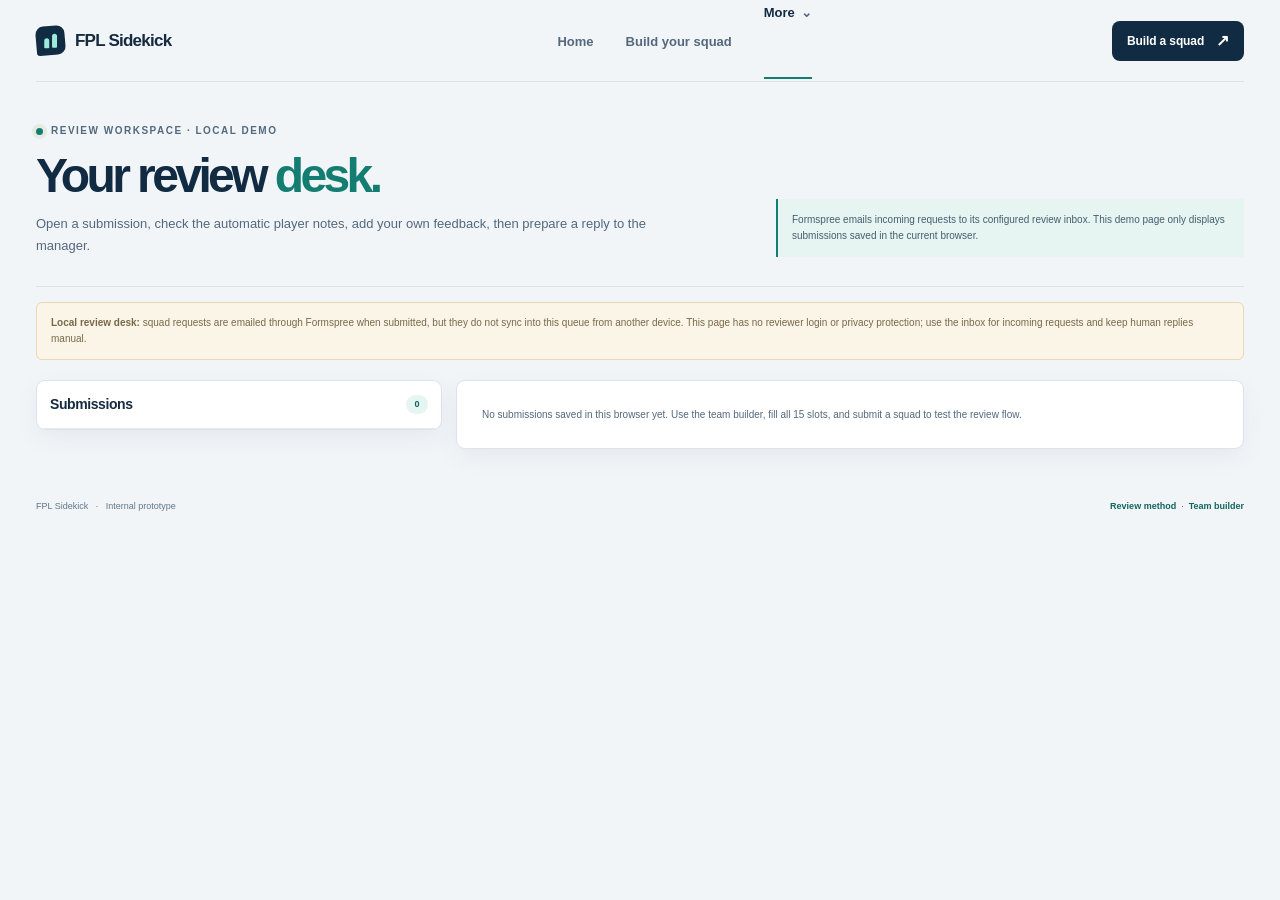
<file: review.html>
<!doctype html>
<html lang="en">
<head>
  <meta charset="utf-8">
  <meta name="viewport" content="width=device-width, initial-scale=1">
  <meta name="theme-color" content="#f2f5f8">
  <meta name="description" content="Review submitted FPL squads, add your feedback and prepare a reply.">
  <title>Review desk — FPL Sidekick</title>
  <link rel="stylesheet" href="styles.css">
</head>
<body>
  <style>
    :root {
  color-scheme: light;
  --paper: #f2f5f8;
  --surface: #ffffff;
  --ink: #162a40;
  --muted: #53687d;
  --line: #dbe4ec;
  --brand: #102b42;
  --brand-deep: #0a2033;
  --accent: #147d71;
  --accent-dark: #0e665e;
  --accent-bright: #9cebd8;
  --accent-soft: #e6f5f1;
  --field: #23694f;
  --field-light: #30785c;
  --forest: var(--brand);
  --forest-deep: var(--brand-deep);
  --lime: var(--accent-bright);
  --lime-dark: var(--accent);
  --pitch: var(--field);
  --pitch-light: var(--field-light);
  --coral: #bb5d46;
  --shadow: 0 14px 38px rgba(16, 43, 66, .09);
}

* { box-sizing: border-box; }

html { scroll-behavior: smooth; }

body {
  min-width: 320px;
  margin: 0;
  overflow-x: hidden;
  background: var(--paper);
  color: var(--ink);
  font-family: -apple-system, BlinkMacSystemFont, "Segoe UI", sans-serif;
  font-size: 15px;
  line-height: 1.5;
  -webkit-font-smoothing: antialiased;
}

button, input, select { font: inherit; }
button, select { color: inherit; }
a { color: inherit; text-decoration: none; }
button { cursor: pointer; }
button:focus-visible, a:focus-visible, input:focus-visible, select:focus-visible, summary:focus-visible { outline: 3px solid var(--accent); outline-offset: 3px; }

.wrap { width: calc(100% - 72px); max-width: 1280px; margin-inline: auto; }
.site-header { display: flex; align-items: center; justify-content: space-between; min-width: 0; min-height: 82px; width: calc(100% - 72px); max-width: 1280px; margin: 0 auto; border-bottom: 1px solid var(--line); }
.brand { display: inline-flex; align-items: center; gap: 10px; font-size: 17px; font-weight: 560; letter-spacing: -.045em; white-space: nowrap; }
.brand b { font-weight: 790; }
.brand-mark { display: inline-flex; align-items: flex-end; justify-content: center; gap: 3px; width: 29px; height: 29px; padding: 7px 6px; border-radius: 8px 8px 8px 3px; background: var(--forest); transform: rotate(-5deg); }
.brand-mark span { display: block; width: 5px; height: 10px; border-radius: 3px 3px 1px 1px; background: var(--lime); transform: rotate(5deg); }
.brand-mark span:last-child { height: 14px; }
.main-nav { display: flex; align-items: center; gap: 32px; margin-left: 86px; }
.nav-link { position: relative; padding: 29px 0 27px; color: #69756b; font-size: 13px; font-weight: 610; transition: color .16s ease; }
.nav-link:hover, .nav-link.is-active { color: var(--ink); }
.nav-link.is-active::after { position: absolute; right: 0; bottom: -1px; left: 0; height: 2px; background: var(--lime-dark); content: ""; }
.nav-more { position: relative; align-self: stretch; display: flex; align-items: center; }
.nav-more summary { list-style: none; cursor: pointer; color: #69756b; font-size: 13px; font-weight: 610; }
.nav-more summary::-webkit-details-marker { display: none; }
.nav-more summary::after { display: inline-block; margin-left: 6px; color: #8d9a87; content: "⌄"; }
.nav-more[open] summary { color: var(--ink); }
.nav-more.is-active summary { color: var(--ink); }
.nav-more.is-active::after { position: absolute; right: 0; bottom: -1px; left: 0; height: 2px; background: var(--lime-dark); content: ""; }
.nav-menu { position: absolute; top: calc(100% - 15px); right: -15px; z-index: 20; display: grid; min-width: 180px; padding: 6px; border: 1px solid var(--line); border-radius: 8px; background: var(--surface); box-shadow: var(--shadow); }
.nav-menu a { padding: 9px 10px; border-radius: 5px; color: #5f6d61; font-size: 11px; font-weight: 630; white-space: nowrap; }
.nav-menu a.is-current { background: #f3f6eb; color: var(--forest); }
.nav-menu a:hover { background: #f3f6eb; color: var(--forest); }
.nav-menu a span { margin-left: 5px; color: #9aa493; font-size: 8px; text-transform: uppercase; }
.mobile-nav { display: none; position: relative; flex: 0 0 auto; }
.mobile-nav > summary { display: inline-flex; align-items: center; gap: 8px; min-height: 38px; padding: 0 11px; border: 1px solid var(--line); border-radius: 7px; background: var(--surface); color: #526453; font-size: 11px; font-weight: 700; list-style: none; cursor: pointer; }
.mobile-nav > summary::-webkit-details-marker { display: none; }
.mobile-nav > summary::after { margin-left: 1px; color: #879487; content: "⌄"; font-size: 12px; }
.mobile-nav[open] > summary::after { content: "⌃"; }
.mobile-nav-icon { width: 13px; height: 10px; border-top: 1.5px solid currentColor; border-bottom: 1.5px solid currentColor; background: linear-gradient(to bottom, transparent 3.5px, currentColor 3.5px, currentColor 5px, transparent 5px); }
.mobile-nav-panel { position: absolute; top: calc(100% + 8px); right: 0; z-index: 30; display: grid; width: min(230px, calc(100vw - 32px)); padding: 6px; border: 1px solid var(--line); border-radius: 8px; background: var(--surface); box-shadow: var(--shadow); }
.mobile-nav-panel a { display: flex; align-items: center; justify-content: space-between; gap: 10px; padding: 10px 11px; border-radius: 5px; color: #5f6d61; font-size: 12px; font-weight: 630; }
.mobile-nav-panel a:hover, .mobile-nav-panel a.is-current { background: #f3f6eb; color: var(--forest); }
.mobile-nav-tag { color: #9aa493; font-size: 8px; font-weight: 700; letter-spacing: .06em; text-transform: uppercase; }
.button { display: inline-flex; align-items: center; justify-content: center; gap: 12px; min-height: 48px; padding: 0 20px; border: 0; border-radius: 8px; font-size: 13px; font-weight: 730; letter-spacing: -.01em; transition: transform .16s ease, background .16s ease, box-shadow .16s ease; }
.button:hover { transform: translateY(-1px); box-shadow: 0 7px 18px rgba(16, 44, 30, .12); }
.button span { font-size: 16px; line-height: 1; }
.button-small { min-height: 40px; padding-inline: 15px; font-size: 12px; }
.button-dark { background: var(--forest); color: white; }
.button-dark:hover { background: var(--forest-deep); }
.button-lime { background: var(--lime); color: var(--ink); }
.button-lime:hover { background: #d2f282; }
.button-quiet { min-height: 38px; padding-inline: 13px; border: 1px solid var(--line); background: transparent; color: #68756b; font-size: 11px; }
.button-quiet:hover { border-color: #c9d0bc; background: #f7f8f0; }
.eyebrow { display: flex; align-items: center; gap: 8px; margin: 0 0 15px; color: #687867; font-size: 10px; font-weight: 770; letter-spacing: .15em; line-height: 1.2; }
.eyebrow-dot { width: 7px; height: 7px; border-radius: 50%; background: #81ab43; box-shadow: 0 0 0 4px rgba(129, 171, 67, .13); }
.visually-hidden { position: absolute; width: 1px; height: 1px; padding: 0; margin: -1px; overflow: hidden; clip: rect(0, 0, 0, 0); white-space: nowrap; border: 0; }
.micro-label { display: block; margin: 0 0 5px; color: #819083; font-size: 9px; font-weight: 760; letter-spacing: .14em; line-height: 1.2; }
.footer-dot { padding-inline: 5px; color: #a2ac9d; }

/* Homepage */
.home-hero { display: grid; grid-template-columns: minmax(0, 1.08fr) minmax(390px, .92fr); align-items: center; gap: 58px; padding-top: 67px; padding-bottom: 72px; }
.hero-copy { padding: 10px 0 8px; }
.hero-copy h1 { max-width: 660px; margin: 0; font-size: 70px; font-weight: 760; letter-spacing: -.073em; line-height: .99; }
.hero-copy h1 span { color: #739a3c; }
.hero-lede { max-width: 520px; margin: 23px 0 0; color: #68746a; font-size: 16px; line-height: 1.7; }
.hero-actions { display: flex; align-items: center; gap: 22px; margin-top: 28px; }
.text-link { display: inline-flex; align-items: center; gap: 9px; color: #526453; font-size: 12px; font-weight: 680; }
.text-link:hover { color: var(--forest); }
.hero-proof { display: flex; align-items: center; gap: 8px; margin-top: 29px; color: #879186; font-size: 10px; font-weight: 590; }
.proof-check { display: inline-grid; place-items: center; width: 16px; height: 16px; border-radius: 50%; background: #e4edcf; color: #547a2f; font-size: 10px; font-weight: 800; }
.proof-separator { margin-inline: 1px; color: #b0b9aa; }
.hero-board { position: relative; overflow: hidden; padding: 20px 21px 14px; border-radius: 13px; background: var(--forest); color: #fff; box-shadow: var(--shadow); }
.hero-board::after { position: absolute; top: -77px; right: -54px; width: 190px; height: 190px; border: 1px solid rgba(212, 240, 152, .09); border-radius: 50%; content: ""; }
.board-topline { position: relative; z-index: 1; display: flex; align-items: center; justify-content: space-between; }
.board-label, .live-tag { font-size: 9px; font-weight: 720; letter-spacing: .13em; }
.board-label { color: #d5e2d2; }
.live-tag { display: inline-flex; align-items: center; gap: 6px; padding: 5px 8px; border: 1px solid rgba(255,255,255,.15); border-radius: 999px; color: #b9cbb9; font-size: 8px; }
.live-tag i { width: 6px; height: 6px; border-radius: 50%; background: var(--lime); }
.mini-pitch { position: relative; height: 220px; margin-top: 15px; overflow: hidden; border: 1px solid rgba(237, 247, 218, .38); border-radius: 4px; background: repeating-linear-gradient(0deg, var(--pitch) 0 44px, var(--pitch-light) 44px 88px); }
.pitch-halfway { position: absolute; top: 50%; right: 0; left: 0; border-top: 1px solid rgba(237, 247, 218, .36); }
.pitch-circle { position: absolute; top: 50%; left: 50%; width: 74px; height: 74px; border: 1px solid rgba(237, 247, 218, .36); border-radius: 50%; transform: translate(-50%, -50%); }
.mini-pitch::before, .mini-pitch::after { position: absolute; left: 29%; width: 42%; height: 27px; border: 1px solid rgba(237, 247, 218, .34); content: ""; }
.mini-pitch::before { top: 0; border-top: 0; }
.mini-pitch::after { bottom: 0; border-bottom: 0; }
.mini-player { position: absolute; z-index: 1; width: 9px; height: 9px; border: 2px solid var(--forest); border-radius: 50%; background: var(--lime); box-shadow: 0 0 0 3px rgba(198, 237, 104, .17); }
.p1 { top: 12%; left: 48%; }.p2 { top: 33%; left: 24%; }.p3 { top: 33%; left: 42%; }.p4 { top: 33%; left: 60%; }.p5 { top: 33%; left: 77%; }
.p6 { top: 54%; left: 19%; }.p7 { top: 54%; left: 39%; }.p8 { top: 54%; left: 59%; }.p9 { top: 54%; left: 80%; }
.p10 { top: 76%; left: 36%; }.p11 { top: 76%; left: 63%; }
.mini-label { position: absolute; right: 8px; color: rgba(239, 247, 229, .63); font-size: 7px; font-weight: 700; letter-spacing: .08em; }
.mini-gk { top: 12%; }.mini-def { top: 33%; }.mini-mid { top: 54%; }.mini-fwd { top: 76%; }
.board-bottomline { position: relative; z-index: 1; display: flex; align-items: center; justify-content: space-between; gap: 12px; padding: 15px 3px 10px; }
.board-bottomline > div:not(.board-divider) { display: grid; gap: 1px; }
.board-number { color: #f5f8ec; font-size: 17px; font-weight: 720; letter-spacing: -.04em; }
.board-caption { color: #b7c7b7; font-size: 9px; font-weight: 530; }
.board-divider { width: 1px; height: 26px; background: rgba(255,255,255,.14); }
.board-source { margin: 0; padding-top: 10px; border-top: 1px solid rgba(255,255,255,.13); color: #8fa991; font-size: 8px; font-weight: 620; letter-spacing: .12em; }
.how-section { display: grid; grid-template-columns: minmax(235px, .78fr) minmax(0, 1.22fr); gap: 80px; padding-top: 44px; padding-bottom: 48px; border-top: 1px solid var(--line); }
.section-intro h2 { margin: 0; font-size: 33px; font-weight: 735; letter-spacing: -.06em; line-height: 1.12; }
.section-intro h2 em { color: #779847; font-style: normal; }
.section-intro > p:last-child { max-width: 300px; margin: 13px 0 0; color: #718074; font-size: 12px; line-height: 1.65; }
.approach-grid { display: grid; grid-template-columns: repeat(3, minmax(0, 1fr)); gap: 24px; align-items: start; padding-top: 7px; }
.approach-item { padding-top: 13px; border-top: 2px solid #d7dfc7; }
.approach-number { color: #7c9d4d; font-size: 10px; font-weight: 750; letter-spacing: .1em; }
.approach-item h3 { margin: 15px 0 6px; font-size: 14px; font-weight: 720; letter-spacing: -.025em; }
.approach-item p { margin: 0; color: #768176; font-size: 11px; line-height: 1.55; }
.home-cta { display: flex; align-items: center; justify-content: space-between; gap: 24px; margin-top: 8px; margin-bottom: 26px; padding: 21px 26px; border-radius: 10px; background: #e8eddb; }
.home-cta .eyebrow { margin-bottom: 6px; font-size: 8px; }
.home-cta h2 { margin: 0; font-size: 22px; font-weight: 730; letter-spacing: -.05em; }
.site-footer { display: flex; justify-content: space-between; gap: 20px; padding-top: 15px; padding-bottom: 21px; color: #849084; font-size: 9px; }

/* Team builder */
.builder-main { padding-top: 28px; padding-bottom: 20px; }
.builder-intro { display: flex; align-items: end; justify-content: space-between; gap: 24px; margin-bottom: 22px; }
.builder-intro .eyebrow { margin-bottom: 11px; }
.builder-intro h1 { margin: 0; font-size: 35px; font-weight: 750; letter-spacing: -.065em; line-height: 1.1; }
.builder-intro h1 span { color: #759642; }
.builder-intro > div:first-child > p:last-child { margin: 8px 0 0; color: #778276; font-size: 12px; }
.feed-stamp { display: grid; grid-template-columns: 8px auto; align-items: center; gap: 4px 8px; padding: 10px 13px; border: 1px solid var(--line); border-radius: 8px; color: #7c887c; font-size: 8px; font-weight: 720; letter-spacing: .09em; white-space: nowrap; }
.feed-stamp b { grid-column: 2; color: #445b47; font-size: 10px; letter-spacing: .05em; }
.feed-pulse { grid-row: span 2; width: 7px; height: 7px; border-radius: 50%; background: #81aa46; box-shadow: 0 0 0 4px rgba(129,170,70,.12); }
.budget-strip { display: grid; grid-template-columns: minmax(210px, 1fr) auto auto auto; align-items: center; gap: 23px; min-height: 75px; margin-bottom: 18px; padding: 13px 17px; border: 1px solid var(--line); border-radius: 10px; background: var(--surface); box-shadow: 0 4px 14px rgba(30, 47, 31, .025); }
.budget-main { display: grid; grid-template-columns: minmax(95px, auto) minmax(95px, 1fr); align-items: center; gap: 18px; }
.budget-copy { display: grid; gap: 3px; }
.budget-copy strong { font-size: 18px; font-weight: 750; letter-spacing: -.045em; white-space: nowrap; }
.budget-copy small { color: #849084; font-size: 10px; font-weight: 550; letter-spacing: 0; }
.budget-track { height: 6px; overflow: hidden; border-radius: 99px; background: #eef0e7; }
.budget-track span { display: block; width: 0; height: 100%; border-radius: inherit; background: var(--lime-dark); transition: width .25s ease; }
.budget-stat { display: grid; gap: 1px; min-width: 90px; padding-left: 18px; border-left: 1px solid var(--line); }
.budget-stat strong { font-size: 16px; font-weight: 740; letter-spacing: -.035em; }
.budget-stat strong span { color: #9ba397; font-size: 10px; font-weight: 580; letter-spacing: 0; }
.budget-stat > span { color: #839083; font-size: 9px; }
.reset-button { white-space: nowrap; }
.builder-layout { display: grid; grid-template-columns: minmax(0, 1.1fr) minmax(385px, .9fr); align-items: start; gap: 17px; }
.lineup-column { display: grid; gap: 15px; min-width: 0; }
.lineup-panel, .insights-panel, .player-panel { min-width: 0; border: 1px solid var(--line); border-radius: 10px; background: var(--surface); box-shadow: 0 5px 18px rgba(30, 47, 31, .035); }
.lineup-panel { overflow: hidden; }
.panel-heading { display: flex; align-items: center; justify-content: space-between; gap: 14px; }
.lineup-heading { min-height: 69px; padding: 13px 17px; }
.panel-heading h2 { margin: 0; font-size: 17px; font-weight: 730; letter-spacing: -.045em; line-height: 1.2; }
.panel-heading .micro-label { margin-bottom: 5px; }
.formation-control { display: grid; gap: 2px; color: #8b9689; font-size: 8px; font-weight: 720; letter-spacing: .09em; }
.formation-control select { min-width: 88px; padding: 5px 23px 5px 8px; border: 1px solid var(--line); border-radius: 5px; background: #fbfcf7; font-size: 11px; font-weight: 710; letter-spacing: 0; }
.pitch { position: relative; display: flex; flex-direction: column; justify-content: space-around; min-height: 398px; overflow: hidden; padding: 12px 16px; background: repeating-linear-gradient(0deg, var(--pitch) 0 76px, var(--pitch-light) 76px 152px); }
.pitch-outline { position: absolute; inset: 10px; border: 1px solid rgba(238, 248, 225, .39); pointer-events: none; }
.pitch-midline { position: absolute; top: 50%; right: 0; left: 0; border-top: 1px solid rgba(238, 248, 225, .35); }
.pitch-center { position: absolute; top: 50%; left: 50%; width: 62px; height: 62px; border: 1px solid rgba(238, 248, 225, .35); border-radius: 50%; transform: translate(-50%, -50%); }
.pitch-box { position: absolute; left: 32%; width: 36%; height: 26px; border: 1px solid rgba(238, 248, 225, .34); }
.pitch-box-top { top: 0; border-top: 0; }
.pitch-box-bottom { bottom: 0; border-bottom: 0; }
.pitch-row { position: relative; z-index: 1; display: flex; justify-content: center; align-items: center; gap: clamp(5px, 1vw, 13px); width: 100%; }
.pitch-row[data-row="GKP"] { flex: .75; }
.pitch-row[data-row="DEF"] { flex: 1; }
.pitch-row[data-row="MID"] { flex: 1; }
.pitch-row[data-row="FWD"] { flex: .9; }
.pitch-slot { position: relative; flex: 1 1 0; min-width: 0; max-width: 142px; }
.slot-main { display: grid; justify-items: center; align-content: center; width: 100%; min-height: 69px; padding: 7px 3px; border: 1px solid rgba(18, 53, 37, .12); border-radius: 9px; background: rgba(255, 255, 250, .94); color: var(--ink); box-shadow: 0 4px 10px rgba(12, 39, 26, .12); text-align: center; transition: border-color .15s ease, transform .15s ease, background .15s ease; }
.slot-main:hover { transform: translateY(-2px); background: white; }
.slot-main.is-active { border: 2px solid var(--lime); box-shadow: 0 0 0 3px rgba(198, 237, 104, .2), 0 4px 10px rgba(12, 39, 26, .12); }
.slot-main.is-filled { background: #faffee; }
.slot-role { color: #82907d; font-size: 7px; font-weight: 780; letter-spacing: .1em; line-height: 1.15; }
.slot-name { display: block; max-width: 100%; overflow: hidden; margin-top: 5px; font-size: 10px; font-weight: 730; letter-spacing: -.02em; text-overflow: ellipsis; white-space: nowrap; }
.slot-price { display: block; margin-top: 1px; color: #768470; font-size: 8px; font-weight: 620; }
.slot-next-fixture { display: block; max-width: 100%; overflow: hidden; margin-top: 2px; color: #58764a; font-size: 7px; font-weight: 700; text-overflow: ellipsis; white-space: nowrap; }
.slot-clear { position: absolute; top: -6px; right: -6px; z-index: 2; display: grid; place-items: center; width: 19px; height: 19px; padding: 0; border: 1px solid #dfe6d4; border-radius: 50%; background: #fffefa; color: #7a8a77; font-size: 14px; line-height: 1; }
.slot-clear:hover { border-color: #e3a28f; color: #bb573f; }
.lineup-foot { display: flex; justify-content: space-between; gap: 12px; padding: 10px 16px 11px; color: #879286; font-size: 9px; }
.pitch-legend { display: inline-flex; align-items: center; gap: 5px; color: #a0a99b; font-size: 7px; font-weight: 700; letter-spacing: .1em; white-space: nowrap; }
.pitch-legend i { width: 7px; height: 7px; border: 2px solid #a6d63d; border-radius: 50%; }
.insights-panel { padding: 14px 16px 12px; }
.insights-heading { margin-bottom: 12px; }
.insight-source { color: #a0a99a; font-size: 7px; font-weight: 720; letter-spacing: .09em; text-align: right; }
.insights-grid { display: grid; grid-template-columns: repeat(3, minmax(0, 1fr)); gap: 9px; }
.insight-card { min-width: 0; padding: 10px 11px; border-radius: 7px; background: #f4f6ee; }
.insight-label { display: block; margin-bottom: 6px; color: #84907e; font-size: 8px; font-weight: 760; letter-spacing: .09em; text-transform: uppercase; }
.insight-card strong { display: block; overflow: hidden; color: #314937; font-size: 11px; font-weight: 730; letter-spacing: -.02em; text-overflow: ellipsis; white-space: nowrap; }
.insight-card p { margin: 3px 0 0; color: #7d897d; font-size: 9px; line-height: 1.4; }
.insight-disclaimer { margin: 10px 0 0; color: #a0a99d; font-size: 8px; line-height: 1.4; }
.player-panel { overflow: hidden; padding: 15px 15px 0; }
.player-heading { margin-bottom: 8px; }
.player-heading h2 { display: flex; align-items: center; gap: 8px; }
.player-heading h2 span { display: inline-grid; place-items: center; min-width: 23px; height: 18px; padding-inline: 5px; border-radius: 999px; background: #edf2e3; color: #708c49; font-size: 9px; letter-spacing: 0; }
.round-chip { padding: 5px 8px; border: 1px solid #e6e9df; border-radius: 999px; color: #849083; font-size: 8px; font-weight: 700; white-space: nowrap; }
.active-slot-note { margin: 0 0 10px; color: #617062; font-size: 10px; }
.active-slot-note b { color: #425d37; }
.active-slot-note span { color: #98a095; }
.search-field { display: flex; align-items: center; gap: 8px; height: 38px; padding: 0 10px; border: 1px solid #e2e5da; border-radius: 7px; background: #fcfcf8; }
.search-field:focus-within { border-color: #9aba69; box-shadow: 0 0 0 3px rgba(154, 186, 105, .12); }
.search-icon { position: relative; display: block; flex: 0 0 13px; width: 13px; height: 13px; border: 1.5px solid #829083; border-radius: 50%; }
.search-icon::after { position: absolute; right: -4px; bottom: -3px; width: 5px; border-top: 1.5px solid #829083; content: ""; transform: rotate(48deg); }
.search-field input { flex: 1; min-width: 0; height: 100%; padding: 0; border: 0; outline: 0; background: transparent; color: var(--ink); font-size: 11px; }
.search-field input::placeholder { color: #a0a99d; }
.search-field kbd { padding: 2px 5px; border: 1px solid #e7e9df; border-radius: 4px; background: white; color: #a3aa9f; font-family: inherit; font-size: 8px; }
.player-tools { display: flex; align-items: center; justify-content: space-between; gap: 8px; padding-top: 11px; }
.position-filters { display: flex; align-items: center; gap: 2px; }
.position-filters button { min-width: 33px; height: 25px; padding: 0 7px; border: 0; border-radius: 5px; background: transparent; color: #8d988a; font-size: 8px; font-weight: 700; }
.position-filters button:hover { background: #f3f5ed; color: #40563f; }
.position-filters button.is-active { background: #e9f0db; color: #476735; }
.club-filter-label select { max-width: 112px; padding: 5px 22px 5px 7px; border: 1px solid #e6e8de; border-radius: 5px; background: #fffefa; color: #788477; font-size: 9px; }
.pool-summary { display: flex; align-items: center; justify-content: space-between; gap: 10px; min-height: 32px; margin-top: 6px; border-bottom: 1px solid #eff0e9; color: #a0a99e; font-size: 8px; }
.pool-summary label { display: flex; align-items: center; gap: 5px; color: #9aa398; font-size: 7px; font-weight: 720; letter-spacing: .09em; }
.pool-summary select { max-width: 92px; padding: 3px 19px 3px 5px; border: 0; background: transparent; color: #576b55; font-size: 9px; font-weight: 690; letter-spacing: 0; }
.player-list { max-height: 432px; min-height: 310px; overflow-y: auto; overscroll-behavior: contain; scrollbar-color: #d7ddcd transparent; scrollbar-width: thin; }
.player-option { display: grid; grid-template-columns: minmax(0, 1fr) auto; align-items: center; gap: 8px; width: 100%; min-height: 66px; padding: 7px 5px; border: 0; border-bottom: 1px solid #f0f1eb; background: transparent; text-align: left; transition: background .12s ease; }
.player-option:hover:not(:disabled), .player-option:focus-visible { background: #f7f9f1; }
.player-option:disabled { cursor: default; opacity: .48; }
.player-info { display: flex; align-items: center; gap: 9px; min-width: 0; }
.club-mark { display: grid; place-items: center; flex: 0 0 28px; width: 28px; height: 28px; border: 1px solid #e4e8da; border-radius: 50%; background: #f1f4e9; color: #61734f; font-size: 7px; font-weight: 760; letter-spacing: -.03em; }
.player-name-block { display: grid; min-width: 0; gap: 2px; }
.player-name-block strong { overflow: hidden; color: #344538; font-size: 10px; font-weight: 720; letter-spacing: -.015em; text-overflow: ellipsis; white-space: nowrap; }
.player-meta { overflow: hidden; color: #98a194; font-size: 8px; text-overflow: ellipsis; white-space: nowrap; }
.player-next-fixture { overflow: hidden; color: #58764a; font-size: 8px; font-weight: 680; text-overflow: ellipsis; white-space: nowrap; }
.player-data { display: grid; justify-items: end; gap: 2px; }
.player-price { color: #3f5b3e; font-size: 10px; font-weight: 760; white-space: nowrap; }
.player-form { color: #8d9988; font-size: 8px; white-space: nowrap; }
.availability-tag { margin-left: 4px; color: #bd6a53; font-size: 7px; font-weight: 700; }
.pool-empty { display: grid; place-items: center; min-height: 150px; padding: 20px; color: #8a9587; font-size: 11px; text-align: center; }
.player-list-foot { display: flex; align-items: center; gap: 6px; min-height: 35px; border-top: 1px solid #eef0e8; color: #9aa396; font-size: 8px; }
.player-list-foot #save-state { margin-left: auto; color: #7d9871; font-weight: 620; text-align: right; }
.pool-dot { width: 6px; height: 6px; border-radius: 50%; background: #97b761; }
.builder-footer { display: flex; justify-content: space-between; gap: 18px; padding-top: 19px; color: #899386; font-size: 9px; }
.builder-footer a { color: #5e7458; font-weight: 650; }
.toast { position: fixed; right: 22px; bottom: 20px; z-index: 10; max-width: min(360px, calc(100vw - 40px)); padding: 11px 14px; border: 1px solid rgba(255,255,255,.12); border-radius: 7px; background: var(--forest-deep); color: white; box-shadow: 0 8px 25px rgba(15,46,34,.24); font-size: 11px; opacity: 0; pointer-events: none; transform: translateY(8px); transition: opacity .18s ease, transform .18s ease; }
.toast.is-visible { opacity: 1; transform: translateY(0); }

/* Formation-aware bench, submission and analysis */
.bench-panel, .submission-section, .analysis-report { margin-top: 15px; border: 1px solid var(--line); border-radius: 10px; background: var(--surface); box-shadow: 0 5px 18px rgba(30, 47, 31, .035); }
.bench-panel { padding: 15px 16px 12px; }
.bench-heading { margin-bottom: 12px; }
.bench-rule-tag { padding: 5px 8px; border-radius: 999px; background: #eff3e7; color: #657c4b; font-size: 8px; font-weight: 740; white-space: nowrap; }
.bench-grid { display: grid; grid-template-columns: repeat(4, minmax(0, 1fr)); gap: 8px; }
.bench-slot { position: relative; min-width: 0; }
.bench-slot-main { display: grid; align-content: center; justify-items: start; width: 100%; min-height: 69px; padding: 10px 11px; border: 1px solid #e7e9df; border-radius: 7px; background: #f9faf5; color: var(--ink); text-align: left; }
.bench-slot-main:hover { background: #f2f6e9; }
.bench-slot-main.is-active { border-color: #a9cc66; box-shadow: 0 0 0 3px rgba(166, 214, 61, .14); }
.bench-slot-main.is-filled { background: #f5f8ee; }
.bench-slot-main .slot-name { margin-top: 4px; }
.bench-clear { top: -5px; right: -5px; }
.bench-note { margin: 10px 0 0; color: #839080; font-size: 9px; line-height: 1.5; }
.submission-section { display: grid; grid-template-columns: minmax(0, 1.05fr) minmax(270px, .85fr); align-items: center; gap: 35px; margin-top: 23px; padding: 23px 25px; background: #e8eddb; }
.submission-copy .eyebrow { margin-bottom: 8px; }
.submission-copy h2 { max-width: 490px; margin: 0; font-size: 27px; font-weight: 750; letter-spacing: -.06em; line-height: 1.1; }
.submission-copy > p:last-child { max-width: 530px; margin: 9px 0 0; color: #718071; font-size: 11px; line-height: 1.65; }
.submission-form { display: grid; gap: 9px; }
.field-label { color: #566653; font-size: 10px; font-weight: 720; }
.text-input { min-height: 42px; width: 100%; padding: 0 12px; border: 1px solid #d9dfcf; border-radius: 6px; background: #fffefa; color: var(--ink); font-size: 12px; }
.text-input::placeholder { color: #a0aa9c; }
.consent-row { display: flex; align-items: flex-start; gap: 8px; color: #68776a; font-size: 9px; line-height: 1.45; }
.consent-row input { width: 14px; height: 14px; flex: 0 0 auto; margin: 0; accent-color: #749843; }
.submission-form .button { justify-self: start; min-height: 42px; margin-top: 2px; }
.submission-form .button:disabled { cursor: wait; opacity: .65; }
.local-mode-note { margin: 0; color: #798775; font-size: 8px; line-height: 1.5; }
.submission-status { margin: 0; padding: 9px 11px; border: 1px solid transparent; border-radius: 6px; font-size: 10px; line-height: 1.5; }
.submission-status[data-state="pending"] { border-color: #cbd9d4; background: #f3f8f5; color: #536d62; }
.submission-status[data-state="success"] { border-color: #b8d8c7; background: #edf7f1; color: #246044; }
.submission-status[data-state="error"] { border-color: #e6c8bd; background: #fff4ef; color: #8b4935; }
.analysis-report[hidden] { display: none; }
.analysis-report { scroll-margin-top: 18px; padding: 21px; }
.review-submit-actions { display: flex; align-items: center; gap: 12px; margin-top: 17px; padding: 13px; border-radius: 7px; background: #f1f5e9; }
.review-submit-actions .button { flex: 0 0 auto; min-height: 38px; }
.review-submit-note { margin: 0; color: #71806d; font-size: 9px; line-height: 1.5; }
.report-heading { margin-bottom: 17px; }
.report-heading .eyebrow { margin-bottom: 8px; }
.report-heading h2 { margin: 0; font-size: 25px; font-weight: 760; letter-spacing: -.06em; }
.report-heading > p:last-child { margin: 5px 0 0; color: #829080; font-size: 10px; }
.report-metrics { display: grid; grid-template-columns: repeat(3, minmax(0, 1fr)); gap: 9px; }
.report-metric { min-width: 0; padding: 12px; border-radius: 7px; background: #f3f5ed; }
.report-metric strong { display: block; color: #304937; font-size: 17px; font-weight: 750; letter-spacing: -.04em; }
.report-metric p { margin: 4px 0 0; color: #7c897b; font-size: 9px; line-height: 1.5; }
.report-section { margin-top: 21px; }
.report-section > h3 { margin: 0 0 10px; font-size: 16px; letter-spacing: -.035em; }
.recommendation-list { display: grid; grid-template-columns: repeat(3, minmax(0, 1fr)); gap: 8px; }
.recommendation-item { padding: 11px; border-left: 2px solid #abc66f; border-radius: 0 6px 6px 0; background: #f8f9f4; }
.recommendation-label { display: block; margin-bottom: 4px; color: #84927d; font-size: 8px; font-weight: 760; letter-spacing: .08em; text-transform: uppercase; }
.recommendation-item strong { display: block; font-size: 11px; }
.recommendation-item p { margin: 4px 0 0; color: #738072; font-size: 9px; line-height: 1.5; }
.report-player-grid { display: grid; grid-template-columns: repeat(3, minmax(0, 1fr)); gap: 8px; }
.report-player { min-width: 0; padding: 11px; border: 1px solid #e7e9df; border-radius: 7px; background: #fffefa; }
.report-player.is-bench { background: #fafbf7; }
.report-player-top { display: flex; align-items: center; justify-content: space-between; gap: 6px; }
.position-chip { color: #75866b; font-size: 7px; font-weight: 760; letter-spacing: .07em; }
.report-player h4 { overflow: hidden; margin: 6px 0 2px; font-size: 12px; text-overflow: ellipsis; white-space: nowrap; }
.report-player-meta, .report-player-stats, .report-player-action { margin: 3px 0 0; color: #7e897c; font-size: 8px; line-height: 1.5; }
.report-player-action { color: #536b4c; font-weight: 650; }
.fixture-chips { display: flex; flex-wrap: wrap; gap: 4px; margin-top: 7px; }
.fixture-chip { padding: 3px 5px; border-radius: 4px; background: #edf2e4; color: #506846; font-size: 7px; font-weight: 680; white-space: nowrap; }
.fixture-chip.difficulty-4, .fixture-chip.difficulty-5 { background: #f7e9e3; color: #9a594b; }
.report-disclaimer { margin: 14px 0 0; color: #909a8c; font-size: 8px; line-height: 1.5; }
.builder-footer a, .site-footer a { color: #5e7458; font-weight: 650; }

/* Editorial pages and local review desk */
.content-main, .review-main { padding-top: 43px; padding-bottom: 36px; }
.page-hero { display: grid; grid-template-columns: minmax(0, 1.2fr) minmax(220px, .8fr); align-items: end; gap: 38px; padding-bottom: 29px; border-bottom: 1px solid var(--line); }
.page-hero h1 { max-width: 660px; margin: 0; font-size: 48px; font-weight: 760; letter-spacing: -.075em; line-height: 1.02; }
.page-hero h1 span { color: #759642; }
.page-hero > div > p:last-child { max-width: 620px; margin: 12px 0 0; color: #718071; font-size: 13px; line-height: 1.7; }
.page-note { padding: 13px 14px; border-left: 2px solid #a9c966; background: #edf1e5; color: #64725f; font-size: 10px; line-height: 1.6; }
.page-section { padding: 25px 0; border-bottom: 1px solid var(--line); }
.page-section h2 { margin: 0 0 9px; font-size: 23px; font-weight: 750; letter-spacing: -.055em; }
.page-section > p { max-width: 760px; margin: 0; color: #6f7e70; font-size: 12px; line-height: 1.75; }
.page-card-grid { display: grid; grid-template-columns: repeat(3, minmax(0, 1fr)); gap: 11px; margin-top: 17px; }
.page-card { padding: 14px; border-top: 2px solid #d7dfc7; background: rgba(255, 254, 250, .62); }
.page-card span { color: #7c9850; font-size: 9px; font-weight: 770; letter-spacing: .1em; }
.page-card h3 { margin: 8px 0 5px; font-size: 13px; letter-spacing: -.025em; }
.page-card p { margin: 0; color: #758174; font-size: 10px; line-height: 1.6; }
.page-cta { display: flex; align-items: center; justify-content: space-between; gap: 20px; margin-top: 23px; padding: 18px 20px; border-radius: 8px; background: #e8eddb; }
.page-cta h2 { margin: 0; font-size: 18px; letter-spacing: -.045em; }
.review-status-note { margin: 15px 0 20px; padding: 12px 14px; border: 1px solid #e8d8b4; border-radius: 6px; background: #fbf5e8; color: #786849; font-size: 10px; line-height: 1.6; }
.review-layout { display: grid; grid-template-columns: minmax(220px, .34fr) minmax(0, .66fr); align-items: start; gap: 14px; }
.review-queue, .review-detail, .review-empty { min-width: 0; border: 1px solid var(--line); border-radius: 9px; background: var(--surface); }
.review-queue { overflow: hidden; }
.review-queue-head { display: flex; align-items: center; justify-content: space-between; padding: 13px; border-bottom: 1px solid var(--line); }
.review-queue-head h2 { margin: 0; font-size: 14px; letter-spacing: -.03em; }
.queue-count { min-width: 22px; padding: 3px 6px; border-radius: 999px; background: #eef2e7; color: #657d4a; font-size: 9px; font-weight: 750; text-align: center; }
.submission-list { display: grid; }
.submission-row { display: grid; gap: 3px; width: 100%; padding: 12px 13px; border: 0; border-bottom: 1px solid #eff0e9; background: transparent; text-align: left; }
.submission-row:hover, .submission-row.is-active { background: #f4f6ee; }
.submission-row strong { overflow: hidden; font-size: 10px; text-overflow: ellipsis; white-space: nowrap; }
.submission-row span { color: #859181; font-size: 8px; }
.submission-row .queue-status { color: #77944d; font-weight: 720; text-transform: uppercase; }
.review-empty { padding: 25px; color: #7c897b; font-size: 10px; line-height: 1.7; }
.review-detail { padding: 17px; }
.review-detail[hidden] { display: none; }
.review-detail-head { display: flex; align-items: flex-start; justify-content: space-between; gap: 14px; padding-bottom: 13px; border-bottom: 1px solid #eff0e9; }
.review-detail-head h2 { margin: 0; font-size: 20px; letter-spacing: -.05em; }
.review-detail-head p { margin: 4px 0 0; color: #7c897b; font-size: 9px; }
.review-detail-stats { display: flex; flex-wrap: wrap; gap: 7px; margin: 12px 0; }
.review-detail-stats span { padding: 5px 7px; border-radius: 5px; background: #f1f4e9; color: #62794c; font-size: 8px; font-weight: 690; }
.review-draft { padding: 12px; border-radius: 6px; background: #f7f8f3; }
.review-draft h3 { margin: 0 0 5px; font-size: 11px; }
.review-draft ul { margin: 0; padding-left: 16px; color: #6f7d6e; font-size: 9px; line-height: 1.7; }
.review-feedback { display: grid; gap: 7px; margin-top: 14px; }
.review-feedback label { color: #4d624d; font-size: 9px; font-weight: 740; }
.review-feedback textarea, .email-preview { width: 100%; min-height: 112px; resize: vertical; padding: 10px; border: 1px solid #e0e4d9; border-radius: 6px; background: #fffefa; color: var(--ink); font-size: 10px; line-height: 1.6; }
.email-preview { min-height: 150px; background: #f9faf6; }
.review-actions { display: flex; flex-wrap: wrap; gap: 8px; margin-top: 12px; }
.review-actions .button { min-height: 39px; font-size: 10px; }
.review-local-only { margin: 10px 0 0; color: #90998b; font-size: 8px; line-height: 1.55; }
.site-footer { align-items: center; }

@media (max-width: 1080px) {
  .wrap, .site-header { width: calc(100% - 52px); max-width: 1280px; }
  .main-nav { margin-left: 25px; }
  .home-hero { grid-template-columns: minmax(0, 1fr) minmax(340px, .88fr); gap: 34px; padding-top: 54px; padding-bottom: 54px; }
  .hero-copy h1 { font-size: 60px; }
  .builder-layout { grid-template-columns: minmax(0, 1fr) minmax(345px, .92fr); gap: 12px; }
  .budget-strip { gap: 13px; }
  .budget-main { gap: 10px; }
  .pitch { padding-inline: 11px; }
  .pitch-row { gap: 6px; }
  .nav-menu { right: -8px; }
}

@media (max-width: 820px) {
  .wrap, .site-header { width: calc(100% - 40px); max-width: 680px; }
  .site-header { min-height: 70px; }
  .main-nav { gap: 22px; margin-left: 0; }
  .nav-link { padding-top: 23px; padding-bottom: 21px; }
  .home-hero { grid-template-columns: 1fr; gap: 30px; padding-top: 43px; padding-bottom: 45px; }
  .hero-copy h1 { font-size: 60px; }
  .hero-board { max-width: 600px; }
  .mini-pitch { height: 200px; }
  .how-section { grid-template-columns: 1fr; gap: 26px; padding-top: 36px; padding-bottom: 38px; }
  .section-intro h2 br { display: none; }
  .section-intro > p:last-child { max-width: 480px; }
  .approach-grid { gap: 16px; }
  .builder-layout { min-width: 0; grid-template-columns: minmax(0, 1fr); }
  .builder-intro { margin-bottom: 18px; }
  .player-panel { grid-row: 2; }
  .player-list { max-height: 430px; }
  .budget-strip { grid-template-columns: minmax(0, 1fr) auto auto; }
  .budget-main { grid-column: 1 / -1; grid-row: 1; grid-template-columns: auto minmax(100px, 1fr); }
  .budget-stat { grid-row: 2; }
  .reset-button { grid-row: 2; grid-column: 3; }
  .submission-section { grid-template-columns: 1fr 1fr; gap: 22px; }
  .review-layout { grid-template-columns: minmax(190px, .38fr) minmax(0, .62fr); }
}

@media (max-width: 560px) {
  body { font-size: 14px; }
  .wrap, .site-header { width: calc(100vw - 32px); max-width: 460px; }
  .site-header { min-height: 64px; gap: 10px; }
  .brand { gap: 7px; font-size: 15px; }
  .brand-mark { width: 26px; height: 26px; }
  .main-nav { display: none; }
  .mobile-nav { display: block; }
  .header-cta { display: none; }
  .home-hero { padding-top: 34px; padding-bottom: 34px; }
  .hero-copy h1 { font-size: 48px; }
  .hero-lede { margin-top: 17px; font-size: 14px; line-height: 1.6; }
  .hero-actions { flex-wrap: wrap; gap: 15px; margin-top: 21px; }
  .button { min-height: 44px; padding-inline: 15px; font-size: 12px; }
  .hero-proof { flex-wrap: wrap; margin-top: 21px; font-size: 9px; }
  .hero-board { padding: 15px 14px 11px; }
  .mini-pitch { height: 165px; margin-top: 11px; }
  .board-bottomline { gap: 7px; padding-top: 12px; }
  .board-number { font-size: 14px; }
  .board-caption { font-size: 8px; }
  .board-divider { height: 22px; }
  .how-section { gap: 21px; padding-top: 30px; padding-bottom: 29px; }
  .section-intro h2 { font-size: 28px; }
  .approach-grid { grid-template-columns: 1fr; gap: 13px; }
  .approach-item { display: grid; grid-template-columns: 31px 1fr; column-gap: 5px; padding-top: 9px; }
  .approach-number { grid-row: span 2; padding-top: 2px; }
  .approach-item h3 { margin: 0 0 3px; font-size: 13px; }
  .approach-item p { font-size: 10px; }
  .home-cta { align-items: flex-start; flex-direction: column; margin-bottom: 17px; padding: 17px; }
  .home-cta h2 { font-size: 19px; }
  .site-footer { flex-direction: column; gap: 6px; padding-top: 12px; font-size: 8px; }
  .builder-main { padding-top: 22px; }
  .builder-intro { min-width: 0; align-items: flex-start; flex-direction: column; gap: 13px; }
  .builder-intro h1 { font-size: 30px; }
  .feed-stamp { grid-template-columns: 8px auto auto; }
  .feed-stamp b { grid-column: 3; grid-row: 1 / span 2; }
  .budget-strip { min-width: 0; grid-template-columns: minmax(0, 1fr) minmax(0, 1fr); gap: 10px; padding: 12px; }
  .budget-strip > * { min-width: 0; }
  .budget-main { grid-column: 1 / -1; grid-row: 1; grid-template-columns: 1fr; gap: 8px; }
  .budget-copy strong { font-size: 16px; }
  .budget-stat { grid-row: 2; min-width: 0; padding-left: 9px; }
  .budget-stat strong { font-size: 14px; }
  .budget-stat > span { font-size: 8px; }
  .reset-button { grid-column: 1 / -1; grid-row: 3; justify-self: start; min-height: 34px; padding-inline: 9px; font-size: 9px; }
  .lineup-heading { min-height: 62px; padding-inline: 12px; }
  .panel-heading h2 { font-size: 15px; }
  .pitch { min-width: 0; min-height: 357px; padding: 10px 8px; }
  .pitch-outline { inset: 7px; }
  .pitch-row { min-width: 0; gap: 4px; }
  .pitch-slot { width: auto; max-width: 94px; }
  .pitch-row[data-row="GKP"] .pitch-slot, .pitch-row[data-row="FWD"] .pitch-slot { max-width: 130px; }
  .slot-main { min-width: 0; min-height: 70px; padding: 6px 2px; border-radius: 7px; }
  .slot-name { font-size: 8px; }
  .slot-price { font-size: 7px; }
  .slot-role { font-size: 6px; }
  .lineup-foot { padding-inline: 10px; font-size: 8px; }
  .insights-panel { padding-inline: 11px; }
  .insights-grid { grid-template-columns: 1fr; gap: 6px; }
  .insight-card { display: grid; grid-template-columns: 92px minmax(0, 1fr); align-items: center; column-gap: 7px; padding: 8px; }
  .insight-label { grid-row: span 2; margin: 0; font-size: 7px; }
  .insight-card strong { font-size: 10px; }
  .insight-card p { font-size: 8px; }
  .insight-source { max-width: 105px; font-size: 6px; }
  .player-panel { padding-inline: 11px; }
  .player-panel { grid-row: 1; }
  .lineup-column { grid-row: 2; }
  .player-tools { flex-wrap: wrap; }
  .club-filter-label { margin-left: auto; }
  .player-list { min-height: 255px; max-height: 365px; }
  .player-option { min-height: 66px; }
  .builder-footer { flex-direction: column; gap: 6px; padding-bottom: 13px; font-size: 8px; }
  .bench-panel { padding: 12px 10px; }
  .bench-grid { grid-template-columns: repeat(2, minmax(0, 1fr)); gap: 7px; }
  .bench-slot-main { min-height: 76px; padding: 8px; }
  .bench-rule-tag { font-size: 7px; }
  .submission-section { grid-template-columns: 1fr; gap: 17px; margin-top: 17px; padding: 16px; }
  .submission-copy h2 { font-size: 22px; }
  .analysis-report { padding: 13px; }
  .review-submit-actions { align-items: flex-start; flex-direction: column; gap: 8px; padding: 10px; }
  .report-heading h2 { font-size: 21px; }
  .report-metrics { grid-template-columns: 1fr; gap: 6px; }
  .report-metric { display: grid; grid-template-columns: minmax(95px, .42fr) 1fr; align-items: center; column-gap: 8px; padding: 9px; }
  .report-metric .micro-label { grid-row: span 2; margin: 0; font-size: 7px; }
  .report-metric strong { font-size: 13px; }
  .report-metric p { margin-top: 2px; }
  .recommendation-list, .report-player-grid { grid-template-columns: 1fr; }
  .content-main, .review-main { padding-top: 27px; }
  .page-hero { grid-template-columns: 1fr; gap: 16px; padding-bottom: 21px; }
  .page-hero h1 { font-size: 38px; }
  .page-hero > div > p:last-child { font-size: 12px; }
  .page-note { padding: 10px 12px; }
  .page-section { padding: 20px 0; }
  .page-section h2 { font-size: 20px; }
  .page-card-grid { grid-template-columns: 1fr; gap: 8px; margin-top: 13px; }
  .page-cta { align-items: flex-start; flex-direction: column; padding: 15px; }
  .review-layout { grid-template-columns: 1fr; }
  .review-detail { padding: 13px; }
  .review-detail-head { flex-direction: column; }
}

@media (prefers-reduced-motion: reduce) {
  *, *::before, *::after { scroll-behavior: auto !important; transition-duration: .01ms !important; }
}

/* Distinct Sidekick identity: midnight ink, confident teal and a real-pitch green. */
.nav-link, .nav-more summary { color: var(--muted); }
.nav-link:hover, .nav-link.is-active, .nav-more[open] summary, .nav-more.is-active summary { color: var(--brand); }
.nav-link.is-active::after, .nav-more.is-active::after { background: var(--accent); }
.nav-menu a, .mobile-nav-panel a { color: #52677c; }
.nav-menu a.is-current, .nav-menu a:hover, .mobile-nav-panel a:hover, .mobile-nav-panel a.is-current { background: var(--accent-soft); color: var(--accent-dark); }
.mobile-nav > summary { color: var(--brand); }
.button-dark { background: var(--brand); }
.button-dark:hover { background: var(--brand-deep); }
.button-lime { background: var(--accent-bright); color: var(--brand); }
.button-lime:hover { background: #b2f2e2; }
.button-quiet:hover { border-color: #b8c9d4; background: #f5f8fa; }
.eyebrow { color: #52697e; }
.eyebrow-dot, .feed-pulse, .pool-dot { background: var(--accent); }
.micro-label { color: #61768a; }
.hero-copy h1 span, .section-intro h2 em, .builder-intro h1 span, .page-hero h1 span { color: var(--accent); }
.hero-lede, .section-intro > p:last-child, .approach-item p,
.builder-intro > div:first-child > p:last-child, .page-hero > div > p:last-child,
.page-section > p { color: var(--muted); }
.proof-check { background: #e1f3ed; color: var(--accent-dark); }
.hero-board { background: var(--brand); }
.live-tag i, .mini-player { background: var(--accent-bright); }
.mini-player { border-color: var(--brand); box-shadow: 0 0 0 3px rgba(156, 235, 216, .2); }
.board-label { color: #e0eaf0; }
.board-caption { color: #c0d0dc; }
.board-source { color: #a6c8c3; }
.approach-item { border-top-color: #c8d9e1; }
.approach-number, .page-card span { color: var(--accent-dark); }
.home-cta, .submission-section, .page-cta { border: 1px solid #d1e8e2; background: var(--accent-soft); }
.builder-intro h1, .page-hero h1 { color: var(--brand); }
.feed-stamp { color: #53687d; }
.feed-stamp b { color: var(--brand); }
.budget-track { background: #e4ebef; }
.budget-copy small, .budget-stat > span, .formation-control,
.lineup-foot, .builder-footer, .site-footer { color: #61768a; }
.budget-stat strong span, .pitch-legend, .insight-source { color: #6c8092; }
.lineup-panel, .insights-panel, .player-panel, .bench-panel, .submission-section,
.analysis-report, .review-queue, .review-detail, .review-empty { box-shadow: 0 8px 24px rgba(16, 43, 66, .055); }
.slot-role { color: #536a7e; }
.slot-name { color: var(--brand); }
.slot-price { color: #566d7f; }
.slot-next-fixture { color: var(--accent-dark); }
.slot-main.is-active { border-color: var(--accent); box-shadow: 0 0 0 3px rgba(20, 125, 113, .18), 0 4px 10px rgba(16, 43, 66, .13); }
.slot-main.is-filled { background: #f1fbf7; }
.pitch-legend i { border-color: var(--accent); }
.insight-card, .report-metric { background: #f1f6f8; }
.insight-label, .recommendation-label, .position-chip { color: #5c7286; }
.insight-card strong, .report-metric strong { color: var(--brand); }
.insight-card p, .report-metric p, .report-heading > p:last-child,
.report-player-meta, .report-player-stats, .report-disclaimer { color: #5d7184; }
.player-heading h2 span, .bench-rule-tag, .queue-count { background: var(--accent-soft); color: var(--accent-dark); }
.round-chip { border-color: #dbe4ec; color: #52677c; }
.active-slot-note { color: #52677c; }
.active-slot-note b, .player-price, .report-player-action { color: var(--accent-dark); }
.active-slot-note span, .player-meta, .player-form, .pool-summary,
.pool-summary label, .player-list-foot, .player-list-foot #save-state { color: #61768a; }
.search-field { border-color: #d2dee6; background: #f8fafb; }
.search-field:focus-within { border-color: var(--accent); box-shadow: 0 0 0 3px rgba(20, 125, 113, .12); }
.search-icon, .search-icon::after { border-color: #61768a; }
.position-filters button:hover, .player-option:hover:not(:disabled), .player-option:focus-visible { background: #eef7f4; color: var(--brand); }
.position-filters button.is-active { background: var(--accent-soft); color: var(--accent-dark); }
.club-filter-label select, .formation-control select, .text-input,
.review-feedback textarea, .email-preview { border-color: #d2dee6; background-color: #ffffff; }
.pool-summary, .player-option, .player-list-foot, .review-detail-head,
.submission-row { border-color: #e4ebf0; }
.club-mark { border-color: #d7e7e2; background: #eff7f4; color: var(--accent-dark); }
.player-name-block strong { color: var(--brand); }
.player-next-fixture, .builder-footer a, .site-footer a { color: var(--accent-dark); }
.pool-dot { background: var(--accent); }
.bench-rule-tag { color: var(--accent-dark); }
.bench-slot-main { border-color: #dbe4ec; background: #f7fafb; }
.bench-slot-main:hover, .bench-slot-main.is-filled { background: #eef7f4; }
.bench-slot-main.is-active { border-color: var(--accent); box-shadow: 0 0 0 3px rgba(20, 125, 113, .14); }
.bench-note, .submission-copy > p:last-child, .field-label,
.consent-row, .local-mode-note, .review-submit-note { color: #53687d; }
.consent-row input { accent-color: var(--accent); }
.review-submit-actions, .review-draft { background: #f1f6f8; }
.recommendation-item { border-left-color: var(--accent); background: #f7fafb; }
.report-player { border-color: #dbe4ec; background: #ffffff; }
.report-player.is-bench { background: #f6f9fa; }
.fixture-chip { background: var(--accent-soft); color: var(--accent-dark); }
.page-note { border-left-color: var(--accent); background: var(--accent-soft); color: #455d70; }
.page-card { border-top-color: #c8d9e1; background: #ffffff; }
.page-card p, .review-empty, .review-detail-head p,
.review-draft ul, .review-feedback label { color: #53687d; }
.queue-count { color: var(--accent-dark); }
.submission-row:hover, .submission-row.is-active { background: #f1f6f8; }
.submission-row span { color: #5f7386; }
.submission-row .queue-status { color: var(--accent-dark); }
.review-detail-head, .submission-row, .review-queue-head { border-color: #e3eaf0; }

/* Keep the small shared controls on the same slate-and-teal palette. */
.nav-more summary::after, .mobile-nav > summary::after, .nav-menu a span,
.mobile-nav-tag, .footer-dot, .hero-proof, .proof-separator { color: var(--muted); }
.button-quiet { color: var(--muted); }
.button-quiet:hover { border-color: var(--accent); background: var(--accent-soft); color: var(--brand); }

  </style>
  <header class="site-header">
    <a class="brand" href="index.html" aria-label="FPL Sidekick home"><span class="brand-mark" aria-hidden="true"><span></span><span></span></span><span>FPL <b>Sidekick</b></span></a>
    <nav class="main-nav" aria-label="Main navigation">
      <a class="nav-link" href="index.html">Home</a><a class="nav-link" href="team.html">Build your squad</a>
      <details class="nav-more is-active"><summary>More</summary><div class="nav-menu"><a href="how-it-works.html">How it works</a><a href="about.html">About us</a><a class="is-current" href="review.html" aria-current="page">Review desk <span>demo</span></a></div></details>
    </nav>
    <details class="mobile-nav">
      <summary><span class="mobile-nav-icon" aria-hidden="true"></span>Menu</summary>
      <nav class="mobile-nav-panel" aria-label="Mobile navigation">
        <a href="index.html">Home</a>
        <a href="team.html">Build your squad</a>
        <a href="how-it-works.html">How it works</a>
        <a href="about.html">About us</a>
        <a class="is-current" href="review.html" aria-current="page">Review desk <span class="mobile-nav-tag">demo</span></a>
      </nav>
    </details>
    <a class="button button-small button-dark header-cta" href="team.html">Build a squad <span aria-hidden="true">↗</span></a>
  </header>
  <main class="wrap review-main">
    <section class="page-hero">
      <div><p class="eyebrow"><span class="eyebrow-dot"></span> REVIEW WORKSPACE · LOCAL DEMO</p><h1>Your review <span>desk.</span></h1><p>Open a submission, check the automatic player notes, add your own feedback, then prepare a reply to the manager.</p></div>
      <aside class="page-note">Formspree emails incoming requests to its configured review inbox. This demo page only displays submissions saved in the current browser.</aside>
    </section>
    <p class="review-status-note"><strong>Local review desk:</strong> squad requests are emailed through Formspree when submitted, but they do not sync into this queue from another device. This page has no reviewer login or privacy protection; use the inbox for incoming requests and keep human replies manual.</p>
    <div class="review-layout">
      <aside class="review-queue" aria-labelledby="queue-title"><div class="review-queue-head"><h2 id="queue-title">Submissions</h2><span class="queue-count" id="queue-count">0</span></div><div class="submission-list" id="submission-list"></div></aside>
      <div class="review-empty" id="review-empty">No submissions saved in this browser yet. Use the team builder, fill all 15 slots, and submit a squad to test the review flow.</div>
      <article class="review-detail" id="review-detail" hidden aria-live="polite"></article>
    </div>
  </main>
  <footer class="site-footer wrap"><span>FPL Sidekick <span class="footer-dot">·</span> Internal prototype</span><span><a href="how-it-works.html">Review method</a><span class="footer-dot">·</span><a href="team.html">Team builder</a></span></footer>
  <script src="review.js"></script>
</body>
</html>
</file>
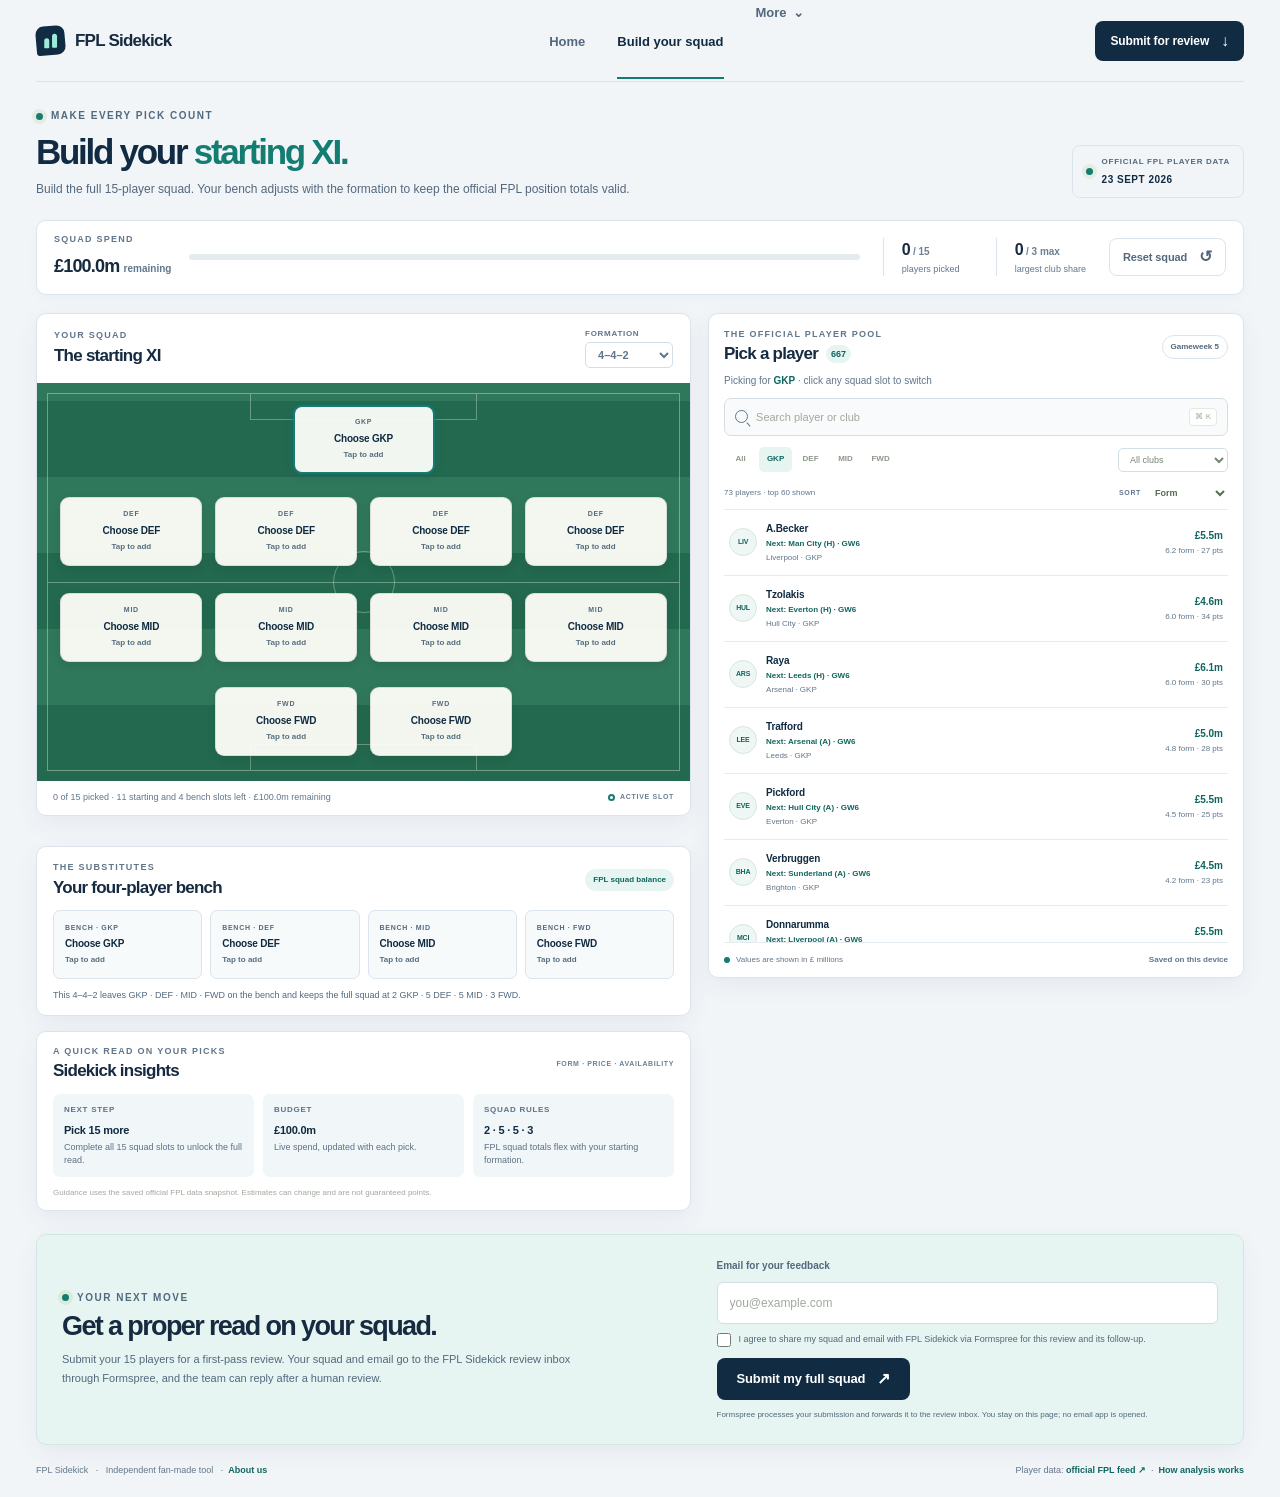
<file: team.html>
<!doctype html>
<html lang="en">
<head>
  <meta charset="utf-8">
  <meta name="viewport" content="width=device-width, initial-scale=1">
  <meta name="theme-color" content="#f2f5f8">
  <meta name="description" content="Build a complete FPL squad of 15 with official prices, legal formations and a personalised team review.">
  <title>Build your squad — FPL Sidekick</title>
  <link rel="stylesheet" href="styles.css">
</head>
  <style>
    :root {
  color-scheme: light;
  --paper: #f2f5f8;
  --surface: #ffffff;
  --ink: #162a40;
  --muted: #53687d;
  --line: #dbe4ec;
  --brand: #102b42;
  --brand-deep: #0a2033;
  --accent: #147d71;
  --accent-dark: #0e665e;
  --accent-bright: #9cebd8;
  --accent-soft: #e6f5f1;
  --field: #23694f;
  --field-light: #30785c;
  --forest: var(--brand);
  --forest-deep: var(--brand-deep);
  --lime: var(--accent-bright);
  --lime-dark: var(--accent);
  --pitch: var(--field);
  --pitch-light: var(--field-light);
  --coral: #bb5d46;
  --shadow: 0 14px 38px rgba(16, 43, 66, .09);
}

* { box-sizing: border-box; }

html { scroll-behavior: smooth; }

body {
  min-width: 320px;
  margin: 0;
  overflow-x: hidden;
  background: var(--paper);
  color: var(--ink);
  font-family: -apple-system, BlinkMacSystemFont, "Segoe UI", sans-serif;
  font-size: 15px;
  line-height: 1.5;
  -webkit-font-smoothing: antialiased;
}

button, input, select { font: inherit; }
button, select { color: inherit; }
a { color: inherit; text-decoration: none; }
button { cursor: pointer; }
button:focus-visible, a:focus-visible, input:focus-visible, select:focus-visible, summary:focus-visible { outline: 3px solid var(--accent); outline-offset: 3px; }

.wrap { width: calc(100% - 72px); max-width: 1280px; margin-inline: auto; }
.site-header { display: flex; align-items: center; justify-content: space-between; min-width: 0; min-height: 82px; width: calc(100% - 72px); max-width: 1280px; margin: 0 auto; border-bottom: 1px solid var(--line); }
.brand { display: inline-flex; align-items: center; gap: 10px; font-size: 17px; font-weight: 560; letter-spacing: -.045em; white-space: nowrap; }
.brand b { font-weight: 790; }
.brand-mark { display: inline-flex; align-items: flex-end; justify-content: center; gap: 3px; width: 29px; height: 29px; padding: 7px 6px; border-radius: 8px 8px 8px 3px; background: var(--forest); transform: rotate(-5deg); }
.brand-mark span { display: block; width: 5px; height: 10px; border-radius: 3px 3px 1px 1px; background: var(--lime); transform: rotate(5deg); }
.brand-mark span:last-child { height: 14px; }
.main-nav { display: flex; align-items: center; gap: 32px; margin-left: 86px; }
.nav-link { position: relative; padding: 29px 0 27px; color: #69756b; font-size: 13px; font-weight: 610; transition: color .16s ease; }
.nav-link:hover, .nav-link.is-active { color: var(--ink); }
.nav-link.is-active::after { position: absolute; right: 0; bottom: -1px; left: 0; height: 2px; background: var(--lime-dark); content: ""; }
.nav-more { position: relative; align-self: stretch; display: flex; align-items: center; }
.nav-more summary { list-style: none; cursor: pointer; color: #69756b; font-size: 13px; font-weight: 610; }
.nav-more summary::-webkit-details-marker { display: none; }
.nav-more summary::after { display: inline-block; margin-left: 6px; color: #8d9a87; content: "⌄"; }
.nav-more[open] summary { color: var(--ink); }
.nav-more.is-active summary { color: var(--ink); }
.nav-more.is-active::after { position: absolute; right: 0; bottom: -1px; left: 0; height: 2px; background: var(--lime-dark); content: ""; }
.nav-menu { position: absolute; top: calc(100% - 15px); right: -15px; z-index: 20; display: grid; min-width: 180px; padding: 6px; border: 1px solid var(--line); border-radius: 8px; background: var(--surface); box-shadow: var(--shadow); }
.nav-menu a { padding: 9px 10px; border-radius: 5px; color: #5f6d61; font-size: 11px; font-weight: 630; white-space: nowrap; }
.nav-menu a.is-current { background: #f3f6eb; color: var(--forest); }
.nav-menu a:hover { background: #f3f6eb; color: var(--forest); }
.nav-menu a span { margin-left: 5px; color: #9aa493; font-size: 8px; text-transform: uppercase; }
.mobile-nav { display: none; position: relative; flex: 0 0 auto; }
.mobile-nav > summary { display: inline-flex; align-items: center; gap: 8px; min-height: 38px; padding: 0 11px; border: 1px solid var(--line); border-radius: 7px; background: var(--surface); color: #526453; font-size: 11px; font-weight: 700; list-style: none; cursor: pointer; }
.mobile-nav > summary::-webkit-details-marker { display: none; }
.mobile-nav > summary::after { margin-left: 1px; color: #879487; content: "⌄"; font-size: 12px; }
.mobile-nav[open] > summary::after { content: "⌃"; }
.mobile-nav-icon { width: 13px; height: 10px; border-top: 1.5px solid currentColor; border-bottom: 1.5px solid currentColor; background: linear-gradient(to bottom, transparent 3.5px, currentColor 3.5px, currentColor 5px, transparent 5px); }
.mobile-nav-panel { position: absolute; top: calc(100% + 8px); right: 0; z-index: 30; display: grid; width: min(230px, calc(100vw - 32px)); padding: 6px; border: 1px solid var(--line); border-radius: 8px; background: var(--surface); box-shadow: var(--shadow); }
.mobile-nav-panel a { display: flex; align-items: center; justify-content: space-between; gap: 10px; padding: 10px 11px; border-radius: 5px; color: #5f6d61; font-size: 12px; font-weight: 630; }
.mobile-nav-panel a:hover, .mobile-nav-panel a.is-current { background: #f3f6eb; color: var(--forest); }
.mobile-nav-tag { color: #9aa493; font-size: 8px; font-weight: 700; letter-spacing: .06em; text-transform: uppercase; }
.button { display: inline-flex; align-items: center; justify-content: center; gap: 12px; min-height: 48px; padding: 0 20px; border: 0; border-radius: 8px; font-size: 13px; font-weight: 730; letter-spacing: -.01em; transition: transform .16s ease, background .16s ease, box-shadow .16s ease; }
.button:hover { transform: translateY(-1px); box-shadow: 0 7px 18px rgba(16, 44, 30, .12); }
.button span { font-size: 16px; line-height: 1; }
.button-small { min-height: 40px; padding-inline: 15px; font-size: 12px; }
.button-dark { background: var(--forest); color: white; }
.button-dark:hover { background: var(--forest-deep); }
.button-lime { background: var(--lime); color: var(--ink); }
.button-lime:hover { background: #d2f282; }
.button-quiet { min-height: 38px; padding-inline: 13px; border: 1px solid var(--line); background: transparent; color: #68756b; font-size: 11px; }
.button-quiet:hover { border-color: #c9d0bc; background: #f7f8f0; }
.eyebrow { display: flex; align-items: center; gap: 8px; margin: 0 0 15px; color: #687867; font-size: 10px; font-weight: 770; letter-spacing: .15em; line-height: 1.2; }
.eyebrow-dot { width: 7px; height: 7px; border-radius: 50%; background: #81ab43; box-shadow: 0 0 0 4px rgba(129, 171, 67, .13); }
.visually-hidden { position: absolute; width: 1px; height: 1px; padding: 0; margin: -1px; overflow: hidden; clip: rect(0, 0, 0, 0); white-space: nowrap; border: 0; }
.micro-label { display: block; margin: 0 0 5px; color: #819083; font-size: 9px; font-weight: 760; letter-spacing: .14em; line-height: 1.2; }
.footer-dot { padding-inline: 5px; color: #a2ac9d; }

/* Homepage */
.home-hero { display: grid; grid-template-columns: minmax(0, 1.08fr) minmax(390px, .92fr); align-items: center; gap: 58px; padding-top: 67px; padding-bottom: 72px; }
.hero-copy { padding: 10px 0 8px; }
.hero-copy h1 { max-width: 660px; margin: 0; font-size: 70px; font-weight: 760; letter-spacing: -.073em; line-height: .99; }
.hero-copy h1 span { color: #739a3c; }
.hero-lede { max-width: 520px; margin: 23px 0 0; color: #68746a; font-size: 16px; line-height: 1.7; }
.hero-actions { display: flex; align-items: center; gap: 22px; margin-top: 28px; }
.text-link { display: inline-flex; align-items: center; gap: 9px; color: #526453; font-size: 12px; font-weight: 680; }
.text-link:hover { color: var(--forest); }
.hero-proof { display: flex; align-items: center; gap: 8px; margin-top: 29px; color: #879186; font-size: 10px; font-weight: 590; }
.proof-check { display: inline-grid; place-items: center; width: 16px; height: 16px; border-radius: 50%; background: #e4edcf; color: #547a2f; font-size: 10px; font-weight: 800; }
.proof-separator { margin-inline: 1px; color: #b0b9aa; }
.hero-board { position: relative; overflow: hidden; padding: 20px 21px 14px; border-radius: 13px; background: var(--forest); color: #fff; box-shadow: var(--shadow); }
.hero-board::after { position: absolute; top: -77px; right: -54px; width: 190px; height: 190px; border: 1px solid rgba(212, 240, 152, .09); border-radius: 50%; content: ""; }
.board-topline { position: relative; z-index: 1; display: flex; align-items: center; justify-content: space-between; }
.board-label, .live-tag { font-size: 9px; font-weight: 720; letter-spacing: .13em; }
.board-label { color: #d5e2d2; }
.live-tag { display: inline-flex; align-items: center; gap: 6px; padding: 5px 8px; border: 1px solid rgba(255,255,255,.15); border-radius: 999px; color: #b9cbb9; font-size: 8px; }
.live-tag i { width: 6px; height: 6px; border-radius: 50%; background: var(--lime); }
.mini-pitch { position: relative; height: 220px; margin-top: 15px; overflow: hidden; border: 1px solid rgba(237, 247, 218, .38); border-radius: 4px; background: repeating-linear-gradient(0deg, var(--pitch) 0 44px, var(--pitch-light) 44px 88px); }
.pitch-halfway { position: absolute; top: 50%; right: 0; left: 0; border-top: 1px solid rgba(237, 247, 218, .36); }
.pitch-circle { position: absolute; top: 50%; left: 50%; width: 74px; height: 74px; border: 1px solid rgba(237, 247, 218, .36); border-radius: 50%; transform: translate(-50%, -50%); }
.mini-pitch::before, .mini-pitch::after { position: absolute; left: 29%; width: 42%; height: 27px; border: 1px solid rgba(237, 247, 218, .34); content: ""; }
.mini-pitch::before { top: 0; border-top: 0; }
.mini-pitch::after { bottom: 0; border-bottom: 0; }
.mini-player { position: absolute; z-index: 1; width: 9px; height: 9px; border: 2px solid var(--forest); border-radius: 50%; background: var(--lime); box-shadow: 0 0 0 3px rgba(198, 237, 104, .17); }
.p1 { top: 12%; left: 48%; }.p2 { top: 33%; left: 24%; }.p3 { top: 33%; left: 42%; }.p4 { top: 33%; left: 60%; }.p5 { top: 33%; left: 77%; }
.p6 { top: 54%; left: 19%; }.p7 { top: 54%; left: 39%; }.p8 { top: 54%; left: 59%; }.p9 { top: 54%; left: 80%; }
.p10 { top: 76%; left: 36%; }.p11 { top: 76%; left: 63%; }
.mini-label { position: absolute; right: 8px; color: rgba(239, 247, 229, .63); font-size: 7px; font-weight: 700; letter-spacing: .08em; }
.mini-gk { top: 12%; }.mini-def { top: 33%; }.mini-mid { top: 54%; }.mini-fwd { top: 76%; }
.board-bottomline { position: relative; z-index: 1; display: flex; align-items: center; justify-content: space-between; gap: 12px; padding: 15px 3px 10px; }
.board-bottomline > div:not(.board-divider) { display: grid; gap: 1px; }
.board-number { color: #f5f8ec; font-size: 17px; font-weight: 720; letter-spacing: -.04em; }
.board-caption { color: #b7c7b7; font-size: 9px; font-weight: 530; }
.board-divider { width: 1px; height: 26px; background: rgba(255,255,255,.14); }
.board-source { margin: 0; padding-top: 10px; border-top: 1px solid rgba(255,255,255,.13); color: #8fa991; font-size: 8px; font-weight: 620; letter-spacing: .12em; }
.how-section { display: grid; grid-template-columns: minmax(235px, .78fr) minmax(0, 1.22fr); gap: 80px; padding-top: 44px; padding-bottom: 48px; border-top: 1px solid var(--line); }
.section-intro h2 { margin: 0; font-size: 33px; font-weight: 735; letter-spacing: -.06em; line-height: 1.12; }
.section-intro h2 em { color: #779847; font-style: normal; }
.section-intro > p:last-child { max-width: 300px; margin: 13px 0 0; color: #718074; font-size: 12px; line-height: 1.65; }
.approach-grid { display: grid; grid-template-columns: repeat(3, minmax(0, 1fr)); gap: 24px; align-items: start; padding-top: 7px; }
.approach-item { padding-top: 13px; border-top: 2px solid #d7dfc7; }
.approach-number { color: #7c9d4d; font-size: 10px; font-weight: 750; letter-spacing: .1em; }
.approach-item h3 { margin: 15px 0 6px; font-size: 14px; font-weight: 720; letter-spacing: -.025em; }
.approach-item p { margin: 0; color: #768176; font-size: 11px; line-height: 1.55; }
.home-cta { display: flex; align-items: center; justify-content: space-between; gap: 24px; margin-top: 8px; margin-bottom: 26px; padding: 21px 26px; border-radius: 10px; background: #e8eddb; }
.home-cta .eyebrow { margin-bottom: 6px; font-size: 8px; }
.home-cta h2 { margin: 0; font-size: 22px; font-weight: 730; letter-spacing: -.05em; }
.site-footer { display: flex; justify-content: space-between; gap: 20px; padding-top: 15px; padding-bottom: 21px; color: #849084; font-size: 9px; }

/* Team builder */
.builder-main { padding-top: 28px; padding-bottom: 20px; }
.builder-intro { display: flex; align-items: end; justify-content: space-between; gap: 24px; margin-bottom: 22px; }
.builder-intro .eyebrow { margin-bottom: 11px; }
.builder-intro h1 { margin: 0; font-size: 35px; font-weight: 750; letter-spacing: -.065em; line-height: 1.1; }
.builder-intro h1 span { color: #759642; }
.builder-intro > div:first-child > p:last-child { margin: 8px 0 0; color: #778276; font-size: 12px; }
.feed-stamp { display: grid; grid-template-columns: 8px auto; align-items: center; gap: 4px 8px; padding: 10px 13px; border: 1px solid var(--line); border-radius: 8px; color: #7c887c; font-size: 8px; font-weight: 720; letter-spacing: .09em; white-space: nowrap; }
.feed-stamp b { grid-column: 2; color: #445b47; font-size: 10px; letter-spacing: .05em; }
.feed-pulse { grid-row: span 2; width: 7px; height: 7px; border-radius: 50%; background: #81aa46; box-shadow: 0 0 0 4px rgba(129,170,70,.12); }
.budget-strip { display: grid; grid-template-columns: minmax(210px, 1fr) auto auto auto; align-items: center; gap: 23px; min-height: 75px; margin-bottom: 18px; padding: 13px 17px; border: 1px solid var(--line); border-radius: 10px; background: var(--surface); box-shadow: 0 4px 14px rgba(30, 47, 31, .025); }
.budget-main { display: grid; grid-template-columns: minmax(95px, auto) minmax(95px, 1fr); align-items: center; gap: 18px; }
.budget-copy { display: grid; gap: 3px; }
.budget-copy strong { font-size: 18px; font-weight: 750; letter-spacing: -.045em; white-space: nowrap; }
.budget-copy small { color: #849084; font-size: 10px; font-weight: 550; letter-spacing: 0; }
.budget-track { height: 6px; overflow: hidden; border-radius: 99px; background: #eef0e7; }
.budget-track span { display: block; width: 0; height: 100%; border-radius: inherit; background: var(--lime-dark); transition: width .25s ease; }
.budget-stat { display: grid; gap: 1px; min-width: 90px; padding-left: 18px; border-left: 1px solid var(--line); }
.budget-stat strong { font-size: 16px; font-weight: 740; letter-spacing: -.035em; }
.budget-stat strong span { color: #9ba397; font-size: 10px; font-weight: 580; letter-spacing: 0; }
.budget-stat > span { color: #839083; font-size: 9px; }
.reset-button { white-space: nowrap; }
.builder-layout { display: grid; grid-template-columns: minmax(0, 1.1fr) minmax(385px, .9fr); align-items: start; gap: 17px; }
.lineup-column { display: grid; gap: 15px; min-width: 0; }
.lineup-panel, .insights-panel, .player-panel { min-width: 0; border: 1px solid var(--line); border-radius: 10px; background: var(--surface); box-shadow: 0 5px 18px rgba(30, 47, 31, .035); }
.lineup-panel { overflow: hidden; }
.panel-heading { display: flex; align-items: center; justify-content: space-between; gap: 14px; }
.lineup-heading { min-height: 69px; padding: 13px 17px; }
.panel-heading h2 { margin: 0; font-size: 17px; font-weight: 730; letter-spacing: -.045em; line-height: 1.2; }
.panel-heading .micro-label { margin-bottom: 5px; }
.formation-control { display: grid; gap: 2px; color: #8b9689; font-size: 8px; font-weight: 720; letter-spacing: .09em; }
.formation-control select { min-width: 88px; padding: 5px 23px 5px 8px; border: 1px solid var(--line); border-radius: 5px; background: #fbfcf7; font-size: 11px; font-weight: 710; letter-spacing: 0; }
.pitch { position: relative; display: flex; flex-direction: column; justify-content: space-around; min-height: 398px; overflow: hidden; padding: 12px 16px; background: repeating-linear-gradient(0deg, var(--pitch) 0 76px, var(--pitch-light) 76px 152px); }
.pitch-outline { position: absolute; inset: 10px; border: 1px solid rgba(238, 248, 225, .39); pointer-events: none; }
.pitch-midline { position: absolute; top: 50%; right: 0; left: 0; border-top: 1px solid rgba(238, 248, 225, .35); }
.pitch-center { position: absolute; top: 50%; left: 50%; width: 62px; height: 62px; border: 1px solid rgba(238, 248, 225, .35); border-radius: 50%; transform: translate(-50%, -50%); }
.pitch-box { position: absolute; left: 32%; width: 36%; height: 26px; border: 1px solid rgba(238, 248, 225, .34); }
.pitch-box-top { top: 0; border-top: 0; }
.pitch-box-bottom { bottom: 0; border-bottom: 0; }
.pitch-row { position: relative; z-index: 1; display: flex; justify-content: center; align-items: center; gap: clamp(5px, 1vw, 13px); width: 100%; }
.pitch-row[data-row="GKP"] { flex: .75; }
.pitch-row[data-row="DEF"] { flex: 1; }
.pitch-row[data-row="MID"] { flex: 1; }
.pitch-row[data-row="FWD"] { flex: .9; }
.pitch-slot { position: relative; flex: 1 1 0; min-width: 0; max-width: 142px; }
.slot-main { display: grid; justify-items: center; align-content: center; width: 100%; min-height: 69px; padding: 7px 3px; border: 1px solid rgba(18, 53, 37, .12); border-radius: 9px; background: rgba(255, 255, 250, .94); color: var(--ink); box-shadow: 0 4px 10px rgba(12, 39, 26, .12); text-align: center; transition: border-color .15s ease, transform .15s ease, background .15s ease; }
.slot-main:hover { transform: translateY(-2px); background: white; }
.slot-main.is-active { border: 2px solid var(--lime); box-shadow: 0 0 0 3px rgba(198, 237, 104, .2), 0 4px 10px rgba(12, 39, 26, .12); }
.slot-main.is-filled { background: #faffee; }
.slot-role { color: #82907d; font-size: 7px; font-weight: 780; letter-spacing: .1em; line-height: 1.15; }
.slot-name { display: block; max-width: 100%; overflow: hidden; margin-top: 5px; font-size: 10px; font-weight: 730; letter-spacing: -.02em; text-overflow: ellipsis; white-space: nowrap; }
.slot-price { display: block; margin-top: 1px; color: #768470; font-size: 8px; font-weight: 620; }
.slot-next-fixture { display: block; max-width: 100%; overflow: hidden; margin-top: 2px; color: #58764a; font-size: 7px; font-weight: 700; text-overflow: ellipsis; white-space: nowrap; }
.slot-clear { position: absolute; top: -6px; right: -6px; z-index: 2; display: grid; place-items: center; width: 19px; height: 19px; padding: 0; border: 1px solid #dfe6d4; border-radius: 50%; background: #fffefa; color: #7a8a77; font-size: 14px; line-height: 1; }
.slot-clear:hover { border-color: #e3a28f; color: #bb573f; }
.lineup-foot { display: flex; justify-content: space-between; gap: 12px; padding: 10px 16px 11px; color: #879286; font-size: 9px; }
.pitch-legend { display: inline-flex; align-items: center; gap: 5px; color: #a0a99b; font-size: 7px; font-weight: 700; letter-spacing: .1em; white-space: nowrap; }
.pitch-legend i { width: 7px; height: 7px; border: 2px solid #a6d63d; border-radius: 50%; }
.insights-panel { padding: 14px 16px 12px; }
.insights-heading { margin-bottom: 12px; }
.insight-source { color: #a0a99a; font-size: 7px; font-weight: 720; letter-spacing: .09em; text-align: right; }
.insights-grid { display: grid; grid-template-columns: repeat(3, minmax(0, 1fr)); gap: 9px; }
.insight-card { min-width: 0; padding: 10px 11px; border-radius: 7px; background: #f4f6ee; }
.insight-label { display: block; margin-bottom: 6px; color: #84907e; font-size: 8px; font-weight: 760; letter-spacing: .09em; text-transform: uppercase; }
.insight-card strong { display: block; overflow: hidden; color: #314937; font-size: 11px; font-weight: 730; letter-spacing: -.02em; text-overflow: ellipsis; white-space: nowrap; }
.insight-card p { margin: 3px 0 0; color: #7d897d; font-size: 9px; line-height: 1.4; }
.insight-disclaimer { margin: 10px 0 0; color: #a0a99d; font-size: 8px; line-height: 1.4; }
.player-panel { overflow: hidden; padding: 15px 15px 0; }
.player-heading { margin-bottom: 8px; }
.player-heading h2 { display: flex; align-items: center; gap: 8px; }
.player-heading h2 span { display: inline-grid; place-items: center; min-width: 23px; height: 18px; padding-inline: 5px; border-radius: 999px; background: #edf2e3; color: #708c49; font-size: 9px; letter-spacing: 0; }
.round-chip { padding: 5px 8px; border: 1px solid #e6e9df; border-radius: 999px; color: #849083; font-size: 8px; font-weight: 700; white-space: nowrap; }
.active-slot-note { margin: 0 0 10px; color: #617062; font-size: 10px; }
.active-slot-note b { color: #425d37; }
.active-slot-note span { color: #98a095; }
.search-field { display: flex; align-items: center; gap: 8px; height: 38px; padding: 0 10px; border: 1px solid #e2e5da; border-radius: 7px; background: #fcfcf8; }
.search-field:focus-within { border-color: #9aba69; box-shadow: 0 0 0 3px rgba(154, 186, 105, .12); }
.search-icon { position: relative; display: block; flex: 0 0 13px; width: 13px; height: 13px; border: 1.5px solid #829083; border-radius: 50%; }
.search-icon::after { position: absolute; right: -4px; bottom: -3px; width: 5px; border-top: 1.5px solid #829083; content: ""; transform: rotate(48deg); }
.search-field input { flex: 1; min-width: 0; height: 100%; padding: 0; border: 0; outline: 0; background: transparent; color: var(--ink); font-size: 11px; }
.search-field input::placeholder { color: #a0a99d; }
.search-field kbd { padding: 2px 5px; border: 1px solid #e7e9df; border-radius: 4px; background: white; color: #a3aa9f; font-family: inherit; font-size: 8px; }
.player-tools { display: flex; align-items: center; justify-content: space-between; gap: 8px; padding-top: 11px; }
.position-filters { display: flex; align-items: center; gap: 2px; }
.position-filters button { min-width: 33px; height: 25px; padding: 0 7px; border: 0; border-radius: 5px; background: transparent; color: #8d988a; font-size: 8px; font-weight: 700; }
.position-filters button:hover { background: #f3f5ed; color: #40563f; }
.position-filters button.is-active { background: #e9f0db; color: #476735; }
.club-filter-label select { max-width: 112px; padding: 5px 22px 5px 7px; border: 1px solid #e6e8de; border-radius: 5px; background: #fffefa; color: #788477; font-size: 9px; }
.pool-summary { display: flex; align-items: center; justify-content: space-between; gap: 10px; min-height: 32px; margin-top: 6px; border-bottom: 1px solid #eff0e9; color: #a0a99e; font-size: 8px; }
.pool-summary label { display: flex; align-items: center; gap: 5px; color: #9aa398; font-size: 7px; font-weight: 720; letter-spacing: .09em; }
.pool-summary select { max-width: 92px; padding: 3px 19px 3px 5px; border: 0; background: transparent; color: #576b55; font-size: 9px; font-weight: 690; letter-spacing: 0; }
.player-list { max-height: 432px; min-height: 310px; overflow-y: auto; overscroll-behavior: contain; scrollbar-color: #d7ddcd transparent; scrollbar-width: thin; }
.player-option { display: grid; grid-template-columns: minmax(0, 1fr) auto; align-items: center; gap: 8px; width: 100%; min-height: 66px; padding: 7px 5px; border: 0; border-bottom: 1px solid #f0f1eb; background: transparent; text-align: left; transition: background .12s ease; }
.player-option:hover:not(:disabled), .player-option:focus-visible { background: #f7f9f1; }
.player-option:disabled { cursor: default; opacity: .48; }
.player-info { display: flex; align-items: center; gap: 9px; min-width: 0; }
.club-mark { display: grid; place-items: center; flex: 0 0 28px; width: 28px; height: 28px; border: 1px solid #e4e8da; border-radius: 50%; background: #f1f4e9; color: #61734f; font-size: 7px; font-weight: 760; letter-spacing: -.03em; }
.player-name-block { display: grid; min-width: 0; gap: 2px; }
.player-name-block strong { overflow: hidden; color: #344538; font-size: 10px; font-weight: 720; letter-spacing: -.015em; text-overflow: ellipsis; white-space: nowrap; }
.player-meta { overflow: hidden; color: #98a194; font-size: 8px; text-overflow: ellipsis; white-space: nowrap; }
.player-next-fixture { overflow: hidden; color: #58764a; font-size: 8px; font-weight: 680; text-overflow: ellipsis; white-space: nowrap; }
.player-data { display: grid; justify-items: end; gap: 2px; }
.player-price { color: #3f5b3e; font-size: 10px; font-weight: 760; white-space: nowrap; }
.player-form { color: #8d9988; font-size: 8px; white-space: nowrap; }
.availability-tag { margin-left: 4px; color: #bd6a53; font-size: 7px; font-weight: 700; }
.pool-empty { display: grid; place-items: center; min-height: 150px; padding: 20px; color: #8a9587; font-size: 11px; text-align: center; }
.player-list-foot { display: flex; align-items: center; gap: 6px; min-height: 35px; border-top: 1px solid #eef0e8; color: #9aa396; font-size: 8px; }
.player-list-foot #save-state { margin-left: auto; color: #7d9871; font-weight: 620; text-align: right; }
.pool-dot { width: 6px; height: 6px; border-radius: 50%; background: #97b761; }
.builder-footer { display: flex; justify-content: space-between; gap: 18px; padding-top: 19px; color: #899386; font-size: 9px; }
.builder-footer a { color: #5e7458; font-weight: 650; }
.toast { position: fixed; right: 22px; bottom: 20px; z-index: 10; max-width: min(360px, calc(100vw - 40px)); padding: 11px 14px; border: 1px solid rgba(255,255,255,.12); border-radius: 7px; background: var(--forest-deep); color: white; box-shadow: 0 8px 25px rgba(15,46,34,.24); font-size: 11px; opacity: 0; pointer-events: none; transform: translateY(8px); transition: opacity .18s ease, transform .18s ease; }
.toast.is-visible { opacity: 1; transform: translateY(0); }

/* Formation-aware bench, submission and analysis */
.bench-panel, .submission-section, .analysis-report { margin-top: 15px; border: 1px solid var(--line); border-radius: 10px; background: var(--surface); box-shadow: 0 5px 18px rgba(30, 47, 31, .035); }
.bench-panel { padding: 15px 16px 12px; }
.bench-heading { margin-bottom: 12px; }
.bench-rule-tag { padding: 5px 8px; border-radius: 999px; background: #eff3e7; color: #657c4b; font-size: 8px; font-weight: 740; white-space: nowrap; }
.bench-grid { display: grid; grid-template-columns: repeat(4, minmax(0, 1fr)); gap: 8px; }
.bench-slot { position: relative; min-width: 0; }
.bench-slot-main { display: grid; align-content: center; justify-items: start; width: 100%; min-height: 69px; padding: 10px 11px; border: 1px solid #e7e9df; border-radius: 7px; background: #f9faf5; color: var(--ink); text-align: left; }
.bench-slot-main:hover { background: #f2f6e9; }
.bench-slot-main.is-active { border-color: #a9cc66; box-shadow: 0 0 0 3px rgba(166, 214, 61, .14); }
.bench-slot-main.is-filled { background: #f5f8ee; }
.bench-slot-main .slot-name { margin-top: 4px; }
.bench-clear { top: -5px; right: -5px; }
.bench-note { margin: 10px 0 0; color: #839080; font-size: 9px; line-height: 1.5; }
.submission-section { display: grid; grid-template-columns: minmax(0, 1.05fr) minmax(270px, .85fr); align-items: center; gap: 35px; margin-top: 23px; padding: 23px 25px; background: #e8eddb; }
.submission-copy .eyebrow { margin-bottom: 8px; }
.submission-copy h2 { max-width: 490px; margin: 0; font-size: 27px; font-weight: 750; letter-spacing: -.06em; line-height: 1.1; }
.submission-copy > p:last-child { max-width: 530px; margin: 9px 0 0; color: #718071; font-size: 11px; line-height: 1.65; }
.submission-form { display: grid; gap: 9px; }
.field-label { color: #566653; font-size: 10px; font-weight: 720; }
.text-input { min-height: 42px; width: 100%; padding: 0 12px; border: 1px solid #d9dfcf; border-radius: 6px; background: #fffefa; color: var(--ink); font-size: 12px; }
.text-input::placeholder { color: #a0aa9c; }
.consent-row { display: flex; align-items: flex-start; gap: 8px; color: #68776a; font-size: 9px; line-height: 1.45; }
.consent-row input { width: 14px; height: 14px; flex: 0 0 auto; margin: 0; accent-color: #749843; }
.submission-form .button { justify-self: start; min-height: 42px; margin-top: 2px; }
.submission-form .button:disabled { cursor: wait; opacity: .65; }
.local-mode-note { margin: 0; color: #798775; font-size: 8px; line-height: 1.5; }
.submission-status { margin: 0; padding: 9px 11px; border: 1px solid transparent; border-radius: 6px; font-size: 10px; line-height: 1.5; }
.submission-status[data-state="pending"] { border-color: #cbd9d4; background: #f3f8f5; color: #536d62; }
.submission-status[data-state="success"] { border-color: #b8d8c7; background: #edf7f1; color: #246044; }
.submission-status[data-state="error"] { border-color: #e6c8bd; background: #fff4ef; color: #8b4935; }
.analysis-report[hidden] { display: none; }
.analysis-report { scroll-margin-top: 18px; padding: 21px; }
.review-submit-actions { display: flex; align-items: center; gap: 12px; margin-top: 17px; padding: 13px; border-radius: 7px; background: #f1f5e9; }
.review-submit-actions .button { flex: 0 0 auto; min-height: 38px; }
.review-submit-note { margin: 0; color: #71806d; font-size: 9px; line-height: 1.5; }
.report-heading { margin-bottom: 17px; }
.report-heading .eyebrow { margin-bottom: 8px; }
.report-heading h2 { margin: 0; font-size: 25px; font-weight: 760; letter-spacing: -.06em; }
.report-heading > p:last-child { margin: 5px 0 0; color: #829080; font-size: 10px; }
.report-metrics { display: grid; grid-template-columns: repeat(3, minmax(0, 1fr)); gap: 9px; }
.report-metric { min-width: 0; padding: 12px; border-radius: 7px; background: #f3f5ed; }
.report-metric strong { display: block; color: #304937; font-size: 17px; font-weight: 750; letter-spacing: -.04em; }
.report-metric p { margin: 4px 0 0; color: #7c897b; font-size: 9px; line-height: 1.5; }
.report-section { margin-top: 21px; }
.report-section > h3 { margin: 0 0 10px; font-size: 16px; letter-spacing: -.035em; }
.recommendation-list { display: grid; grid-template-columns: repeat(3, minmax(0, 1fr)); gap: 8px; }
.recommendation-item { padding: 11px; border-left: 2px solid #abc66f; border-radius: 0 6px 6px 0; background: #f8f9f4; }
.recommendation-label { display: block; margin-bottom: 4px; color: #84927d; font-size: 8px; font-weight: 760; letter-spacing: .08em; text-transform: uppercase; }
.recommendation-item strong { display: block; font-size: 11px; }
.recommendation-item p { margin: 4px 0 0; color: #738072; font-size: 9px; line-height: 1.5; }
.report-player-grid { display: grid; grid-template-columns: repeat(3, minmax(0, 1fr)); gap: 8px; }
.report-player { min-width: 0; padding: 11px; border: 1px solid #e7e9df; border-radius: 7px; background: #fffefa; }
.report-player.is-bench { background: #fafbf7; }
.report-player-top { display: flex; align-items: center; justify-content: space-between; gap: 6px; }
.position-chip { color: #75866b; font-size: 7px; font-weight: 760; letter-spacing: .07em; }
.report-player h4 { overflow: hidden; margin: 6px 0 2px; font-size: 12px; text-overflow: ellipsis; white-space: nowrap; }
.report-player-meta, .report-player-stats, .report-player-action { margin: 3px 0 0; color: #7e897c; font-size: 8px; line-height: 1.5; }
.report-player-action { color: #536b4c; font-weight: 650; }
.fixture-chips { display: flex; flex-wrap: wrap; gap: 4px; margin-top: 7px; }
.fixture-chip { padding: 3px 5px; border-radius: 4px; background: #edf2e4; color: #506846; font-size: 7px; font-weight: 680; white-space: nowrap; }
.fixture-chip.difficulty-4, .fixture-chip.difficulty-5 { background: #f7e9e3; color: #9a594b; }
.report-disclaimer { margin: 14px 0 0; color: #909a8c; font-size: 8px; line-height: 1.5; }
.builder-footer a, .site-footer a { color: #5e7458; font-weight: 650; }

/* Editorial pages and local review desk */
.content-main, .review-main { padding-top: 43px; padding-bottom: 36px; }
.page-hero { display: grid; grid-template-columns: minmax(0, 1.2fr) minmax(220px, .8fr); align-items: end; gap: 38px; padding-bottom: 29px; border-bottom: 1px solid var(--line); }
.page-hero h1 { max-width: 660px; margin: 0; font-size: 48px; font-weight: 760; letter-spacing: -.075em; line-height: 1.02; }
.page-hero h1 span { color: #759642; }
.page-hero > div > p:last-child { max-width: 620px; margin: 12px 0 0; color: #718071; font-size: 13px; line-height: 1.7; }
.page-note { padding: 13px 14px; border-left: 2px solid #a9c966; background: #edf1e5; color: #64725f; font-size: 10px; line-height: 1.6; }
.page-section { padding: 25px 0; border-bottom: 1px solid var(--line); }
.page-section h2 { margin: 0 0 9px; font-size: 23px; font-weight: 750; letter-spacing: -.055em; }
.page-section > p { max-width: 760px; margin: 0; color: #6f7e70; font-size: 12px; line-height: 1.75; }
.page-card-grid { display: grid; grid-template-columns: repeat(3, minmax(0, 1fr)); gap: 11px; margin-top: 17px; }
.page-card { padding: 14px; border-top: 2px solid #d7dfc7; background: rgba(255, 254, 250, .62); }
.page-card span { color: #7c9850; font-size: 9px; font-weight: 770; letter-spacing: .1em; }
.page-card h3 { margin: 8px 0 5px; font-size: 13px; letter-spacing: -.025em; }
.page-card p { margin: 0; color: #758174; font-size: 10px; line-height: 1.6; }
.page-cta { display: flex; align-items: center; justify-content: space-between; gap: 20px; margin-top: 23px; padding: 18px 20px; border-radius: 8px; background: #e8eddb; }
.page-cta h2 { margin: 0; font-size: 18px; letter-spacing: -.045em; }
.review-status-note { margin: 15px 0 20px; padding: 12px 14px; border: 1px solid #e8d8b4; border-radius: 6px; background: #fbf5e8; color: #786849; font-size: 10px; line-height: 1.6; }
.review-layout { display: grid; grid-template-columns: minmax(220px, .34fr) minmax(0, .66fr); align-items: start; gap: 14px; }
.review-queue, .review-detail, .review-empty { min-width: 0; border: 1px solid var(--line); border-radius: 9px; background: var(--surface); }
.review-queue { overflow: hidden; }
.review-queue-head { display: flex; align-items: center; justify-content: space-between; padding: 13px; border-bottom: 1px solid var(--line); }
.review-queue-head h2 { margin: 0; font-size: 14px; letter-spacing: -.03em; }
.queue-count { min-width: 22px; padding: 3px 6px; border-radius: 999px; background: #eef2e7; color: #657d4a; font-size: 9px; font-weight: 750; text-align: center; }
.submission-list { display: grid; }
.submission-row { display: grid; gap: 3px; width: 100%; padding: 12px 13px; border: 0; border-bottom: 1px solid #eff0e9; background: transparent; text-align: left; }
.submission-row:hover, .submission-row.is-active { background: #f4f6ee; }
.submission-row strong { overflow: hidden; font-size: 10px; text-overflow: ellipsis; white-space: nowrap; }
.submission-row span { color: #859181; font-size: 8px; }
.submission-row .queue-status { color: #77944d; font-weight: 720; text-transform: uppercase; }
.review-empty { padding: 25px; color: #7c897b; font-size: 10px; line-height: 1.7; }
.review-detail { padding: 17px; }
.review-detail[hidden] { display: none; }
.review-detail-head { display: flex; align-items: flex-start; justify-content: space-between; gap: 14px; padding-bottom: 13px; border-bottom: 1px solid #eff0e9; }
.review-detail-head h2 { margin: 0; font-size: 20px; letter-spacing: -.05em; }
.review-detail-head p { margin: 4px 0 0; color: #7c897b; font-size: 9px; }
.review-detail-stats { display: flex; flex-wrap: wrap; gap: 7px; margin: 12px 0; }
.review-detail-stats span { padding: 5px 7px; border-radius: 5px; background: #f1f4e9; color: #62794c; font-size: 8px; font-weight: 690; }
.review-draft { padding: 12px; border-radius: 6px; background: #f7f8f3; }
.review-draft h3 { margin: 0 0 5px; font-size: 11px; }
.review-draft ul { margin: 0; padding-left: 16px; color: #6f7d6e; font-size: 9px; line-height: 1.7; }
.review-feedback { display: grid; gap: 7px; margin-top: 14px; }
.review-feedback label { color: #4d624d; font-size: 9px; font-weight: 740; }
.review-feedback textarea, .email-preview { width: 100%; min-height: 112px; resize: vertical; padding: 10px; border: 1px solid #e0e4d9; border-radius: 6px; background: #fffefa; color: var(--ink); font-size: 10px; line-height: 1.6; }
.email-preview { min-height: 150px; background: #f9faf6; }
.review-actions { display: flex; flex-wrap: wrap; gap: 8px; margin-top: 12px; }
.review-actions .button { min-height: 39px; font-size: 10px; }
.review-local-only { margin: 10px 0 0; color: #90998b; font-size: 8px; line-height: 1.55; }
.site-footer { align-items: center; }

@media (max-width: 1080px) {
  .wrap, .site-header { width: calc(100% - 52px); max-width: 1280px; }
  .main-nav { margin-left: 25px; }
  .home-hero { grid-template-columns: minmax(0, 1fr) minmax(340px, .88fr); gap: 34px; padding-top: 54px; padding-bottom: 54px; }
  .hero-copy h1 { font-size: 60px; }
  .builder-layout { grid-template-columns: minmax(0, 1fr) minmax(345px, .92fr); gap: 12px; }
  .budget-strip { gap: 13px; }
  .budget-main { gap: 10px; }
  .pitch { padding-inline: 11px; }
  .pitch-row { gap: 6px; }
  .nav-menu { right: -8px; }
}

@media (max-width: 820px) {
  .wrap, .site-header { width: calc(100% - 40px); max-width: 680px; }
  .site-header { min-height: 70px; }
  .main-nav { gap: 22px; margin-left: 0; }
  .nav-link { padding-top: 23px; padding-bottom: 21px; }
  .home-hero { grid-template-columns: 1fr; gap: 30px; padding-top: 43px; padding-bottom: 45px; }
  .hero-copy h1 { font-size: 60px; }
  .hero-board { max-width: 600px; }
  .mini-pitch { height: 200px; }
  .how-section { grid-template-columns: 1fr; gap: 26px; padding-top: 36px; padding-bottom: 38px; }
  .section-intro h2 br { display: none; }
  .section-intro > p:last-child { max-width: 480px; }
  .approach-grid { gap: 16px; }
  .builder-layout { min-width: 0; grid-template-columns: minmax(0, 1fr); }
  .builder-intro { margin-bottom: 18px; }
  .player-panel { grid-row: 2; }
  .player-list { max-height: 430px; }
  .budget-strip { grid-template-columns: minmax(0, 1fr) auto auto; }
  .budget-main { grid-column: 1 / -1; grid-row: 1; grid-template-columns: auto minmax(100px, 1fr); }
  .budget-stat { grid-row: 2; }
  .reset-button { grid-row: 2; grid-column: 3; }
  .submission-section { grid-template-columns: 1fr 1fr; gap: 22px; }
  .review-layout { grid-template-columns: minmax(190px, .38fr) minmax(0, .62fr); }
}

@media (max-width: 560px) {
  body { font-size: 14px; }
  .wrap, .site-header { width: calc(100vw - 32px); max-width: 460px; }
  .site-header { min-height: 64px; gap: 10px; }
  .brand { gap: 7px; font-size: 15px; }
  .brand-mark { width: 26px; height: 26px; }
  .main-nav { display: none; }
  .mobile-nav { display: block; }
  .header-cta { display: none; }
  .home-hero { padding-top: 34px; padding-bottom: 34px; }
  .hero-copy h1 { font-size: 48px; }
  .hero-lede { margin-top: 17px; font-size: 14px; line-height: 1.6; }
  .hero-actions { flex-wrap: wrap; gap: 15px; margin-top: 21px; }
  .button { min-height: 44px; padding-inline: 15px; font-size: 12px; }
  .hero-proof { flex-wrap: wrap; margin-top: 21px; font-size: 9px; }
  .hero-board { padding: 15px 14px 11px; }
  .mini-pitch { height: 165px; margin-top: 11px; }
  .board-bottomline { gap: 7px; padding-top: 12px; }
  .board-number { font-size: 14px; }
  .board-caption { font-size: 8px; }
  .board-divider { height: 22px; }
  .how-section { gap: 21px; padding-top: 30px; padding-bottom: 29px; }
  .section-intro h2 { font-size: 28px; }
  .approach-grid { grid-template-columns: 1fr; gap: 13px; }
  .approach-item { display: grid; grid-template-columns: 31px 1fr; column-gap: 5px; padding-top: 9px; }
  .approach-number { grid-row: span 2; padding-top: 2px; }
  .approach-item h3 { margin: 0 0 3px; font-size: 13px; }
  .approach-item p { font-size: 10px; }
  .home-cta { align-items: flex-start; flex-direction: column; margin-bottom: 17px; padding: 17px; }
  .home-cta h2 { font-size: 19px; }
  .site-footer { flex-direction: column; gap: 6px; padding-top: 12px; font-size: 8px; }
  .builder-main { padding-top: 22px; }
  .builder-intro { min-width: 0; align-items: flex-start; flex-direction: column; gap: 13px; }
  .builder-intro h1 { font-size: 30px; }
  .feed-stamp { grid-template-columns: 8px auto auto; }
  .feed-stamp b { grid-column: 3; grid-row: 1 / span 2; }
  .budget-strip { min-width: 0; grid-template-columns: minmax(0, 1fr) minmax(0, 1fr); gap: 10px; padding: 12px; }
  .budget-strip > * { min-width: 0; }
  .budget-main { grid-column: 1 / -1; grid-row: 1; grid-template-columns: 1fr; gap: 8px; }
  .budget-copy strong { font-size: 16px; }
  .budget-stat { grid-row: 2; min-width: 0; padding-left: 9px; }
  .budget-stat strong { font-size: 14px; }
  .budget-stat > span { font-size: 8px; }
  .reset-button { grid-column: 1 / -1; grid-row: 3; justify-self: start; min-height: 34px; padding-inline: 9px; font-size: 9px; }
  .lineup-heading { min-height: 62px; padding-inline: 12px; }
  .panel-heading h2 { font-size: 15px; }
  .pitch { min-width: 0; min-height: 357px; padding: 10px 8px; }
  .pitch-outline { inset: 7px; }
  .pitch-row { min-width: 0; gap: 4px; }
  .pitch-slot { width: auto; max-width: 94px; }
  .pitch-row[data-row="GKP"] .pitch-slot, .pitch-row[data-row="FWD"] .pitch-slot { max-width: 130px; }
  .slot-main { min-width: 0; min-height: 70px; padding: 6px 2px; border-radius: 7px; }
  .slot-name { font-size: 8px; }
  .slot-price { font-size: 7px; }
  .slot-role { font-size: 6px; }
  .lineup-foot { padding-inline: 10px; font-size: 8px; }
  .insights-panel { padding-inline: 11px; }
  .insights-grid { grid-template-columns: 1fr; gap: 6px; }
  .insight-card { display: grid; grid-template-columns: 92px minmax(0, 1fr); align-items: center; column-gap: 7px; padding: 8px; }
  .insight-label { grid-row: span 2; margin: 0; font-size: 7px; }
  .insight-card strong { font-size: 10px; }
  .insight-card p { font-size: 8px; }
  .insight-source { max-width: 105px; font-size: 6px; }
  .player-panel { padding-inline: 11px; }
  .player-panel { grid-row: 1; }
  .lineup-column { grid-row: 2; }
  .player-tools { flex-wrap: wrap; }
  .club-filter-label { margin-left: auto; }
  .player-list { min-height: 255px; max-height: 365px; }
  .player-option { min-height: 66px; }
  .builder-footer { flex-direction: column; gap: 6px; padding-bottom: 13px; font-size: 8px; }
  .bench-panel { padding: 12px 10px; }
  .bench-grid { grid-template-columns: repeat(2, minmax(0, 1fr)); gap: 7px; }
  .bench-slot-main { min-height: 76px; padding: 8px; }
  .bench-rule-tag { font-size: 7px; }
  .submission-section { grid-template-columns: 1fr; gap: 17px; margin-top: 17px; padding: 16px; }
  .submission-copy h2 { font-size: 22px; }
  .analysis-report { padding: 13px; }
  .review-submit-actions { align-items: flex-start; flex-direction: column; gap: 8px; padding: 10px; }
  .report-heading h2 { font-size: 21px; }
  .report-metrics { grid-template-columns: 1fr; gap: 6px; }
  .report-metric { display: grid; grid-template-columns: minmax(95px, .42fr) 1fr; align-items: center; column-gap: 8px; padding: 9px; }
  .report-metric .micro-label { grid-row: span 2; margin: 0; font-size: 7px; }
  .report-metric strong { font-size: 13px; }
  .report-metric p { margin-top: 2px; }
  .recommendation-list, .report-player-grid { grid-template-columns: 1fr; }
  .content-main, .review-main { padding-top: 27px; }
  .page-hero { grid-template-columns: 1fr; gap: 16px; padding-bottom: 21px; }
  .page-hero h1 { font-size: 38px; }
  .page-hero > div > p:last-child { font-size: 12px; }
  .page-note { padding: 10px 12px; }
  .page-section { padding: 20px 0; }
  .page-section h2 { font-size: 20px; }
  .page-card-grid { grid-template-columns: 1fr; gap: 8px; margin-top: 13px; }
  .page-cta { align-items: flex-start; flex-direction: column; padding: 15px; }
  .review-layout { grid-template-columns: 1fr; }
  .review-detail { padding: 13px; }
  .review-detail-head { flex-direction: column; }
}

@media (prefers-reduced-motion: reduce) {
  *, *::before, *::after { scroll-behavior: auto !important; transition-duration: .01ms !important; }
}

/* Distinct Sidekick identity: midnight ink, confident teal and a real-pitch green. */
.nav-link, .nav-more summary { color: var(--muted); }
.nav-link:hover, .nav-link.is-active, .nav-more[open] summary, .nav-more.is-active summary { color: var(--brand); }
.nav-link.is-active::after, .nav-more.is-active::after { background: var(--accent); }
.nav-menu a, .mobile-nav-panel a { color: #52677c; }
.nav-menu a.is-current, .nav-menu a:hover, .mobile-nav-panel a:hover, .mobile-nav-panel a.is-current { background: var(--accent-soft); color: var(--accent-dark); }
.mobile-nav > summary { color: var(--brand); }
.button-dark { background: var(--brand); }
.button-dark:hover { background: var(--brand-deep); }
.button-lime { background: var(--accent-bright); color: var(--brand); }
.button-lime:hover { background: #b2f2e2; }
.button-quiet:hover { border-color: #b8c9d4; background: #f5f8fa; }
.eyebrow { color: #52697e; }
.eyebrow-dot, .feed-pulse, .pool-dot { background: var(--accent); }
.micro-label { color: #61768a; }
.hero-copy h1 span, .section-intro h2 em, .builder-intro h1 span, .page-hero h1 span { color: var(--accent); }
.hero-lede, .section-intro > p:last-child, .approach-item p,
.builder-intro > div:first-child > p:last-child, .page-hero > div > p:last-child,
.page-section > p { color: var(--muted); }
.proof-check { background: #e1f3ed; color: var(--accent-dark); }
.hero-board { background: var(--brand); }
.live-tag i, .mini-player { background: var(--accent-bright); }
.mini-player { border-color: var(--brand); box-shadow: 0 0 0 3px rgba(156, 235, 216, .2); }
.board-label { color: #e0eaf0; }
.board-caption { color: #c0d0dc; }
.board-source { color: #a6c8c3; }
.approach-item { border-top-color: #c8d9e1; }
.approach-number, .page-card span { color: var(--accent-dark); }
.home-cta, .submission-section, .page-cta { border: 1px solid #d1e8e2; background: var(--accent-soft); }
.builder-intro h1, .page-hero h1 { color: var(--brand); }
.feed-stamp { color: #53687d; }
.feed-stamp b { color: var(--brand); }
.budget-track { background: #e4ebef; }
.budget-copy small, .budget-stat > span, .formation-control,
.lineup-foot, .builder-footer, .site-footer { color: #61768a; }
.budget-stat strong span, .pitch-legend, .insight-source { color: #6c8092; }
.lineup-panel, .insights-panel, .player-panel, .bench-panel, .submission-section,
.analysis-report, .review-queue, .review-detail, .review-empty { box-shadow: 0 8px 24px rgba(16, 43, 66, .055); }
.slot-role { color: #536a7e; }
.slot-name { color: var(--brand); }
.slot-price { color: #566d7f; }
.slot-next-fixture { color: var(--accent-dark); }
.slot-main.is-active { border-color: var(--accent); box-shadow: 0 0 0 3px rgba(20, 125, 113, .18), 0 4px 10px rgba(16, 43, 66, .13); }
.slot-main.is-filled { background: #f1fbf7; }
.pitch-legend i { border-color: var(--accent); }
.insight-card, .report-metric { background: #f1f6f8; }
.insight-label, .recommendation-label, .position-chip { color: #5c7286; }
.insight-card strong, .report-metric strong { color: var(--brand); }
.insight-card p, .report-metric p, .report-heading > p:last-child,
.report-player-meta, .report-player-stats, .report-disclaimer { color: #5d7184; }
.player-heading h2 span, .bench-rule-tag, .queue-count { background: var(--accent-soft); color: var(--accent-dark); }
.round-chip { border-color: #dbe4ec; color: #52677c; }
.active-slot-note { color: #52677c; }
.active-slot-note b, .player-price, .report-player-action { color: var(--accent-dark); }
.active-slot-note span, .player-meta, .player-form, .pool-summary,
.pool-summary label, .player-list-foot, .player-list-foot #save-state { color: #61768a; }
.search-field { border-color: #d2dee6; background: #f8fafb; }
.search-field:focus-within { border-color: var(--accent); box-shadow: 0 0 0 3px rgba(20, 125, 113, .12); }
.search-icon, .search-icon::after { border-color: #61768a; }
.position-filters button:hover, .player-option:hover:not(:disabled), .player-option:focus-visible { background: #eef7f4; color: var(--brand); }
.position-filters button.is-active { background: var(--accent-soft); color: var(--accent-dark); }
.club-filter-label select, .formation-control select, .text-input,
.review-feedback textarea, .email-preview { border-color: #d2dee6; background-color: #ffffff; }
.pool-summary, .player-option, .player-list-foot, .review-detail-head,
.submission-row { border-color: #e4ebf0; }
.club-mark { border-color: #d7e7e2; background: #eff7f4; color: var(--accent-dark); }
.player-name-block strong { color: var(--brand); }
.player-next-fixture, .builder-footer a, .site-footer a { color: var(--accent-dark); }
.pool-dot { background: var(--accent); }
.bench-rule-tag { color: var(--accent-dark); }
.bench-slot-main { border-color: #dbe4ec; background: #f7fafb; }
.bench-slot-main:hover, .bench-slot-main.is-filled { background: #eef7f4; }
.bench-slot-main.is-active { border-color: var(--accent); box-shadow: 0 0 0 3px rgba(20, 125, 113, .14); }
.bench-note, .submission-copy > p:last-child, .field-label,
.consent-row, .local-mode-note, .review-submit-note { color: #53687d; }
.consent-row input { accent-color: var(--accent); }
.review-submit-actions, .review-draft { background: #f1f6f8; }
.recommendation-item { border-left-color: var(--accent); background: #f7fafb; }
.report-player { border-color: #dbe4ec; background: #ffffff; }
.report-player.is-bench { background: #f6f9fa; }
.fixture-chip { background: var(--accent-soft); color: var(--accent-dark); }
.page-note { border-left-color: var(--accent); background: var(--accent-soft); color: #455d70; }
.page-card { border-top-color: #c8d9e1; background: #ffffff; }
.page-card p, .review-empty, .review-detail-head p,
.review-draft ul, .review-feedback label { color: #53687d; }
.queue-count { color: var(--accent-dark); }
.submission-row:hover, .submission-row.is-active { background: #f1f6f8; }
.submission-row span { color: #5f7386; }
.submission-row .queue-status { color: var(--accent-dark); }
.review-detail-head, .submission-row, .review-queue-head { border-color: #e3eaf0; }

/* Keep the small shared controls on the same slate-and-teal palette. */
.nav-more summary::after, .mobile-nav > summary::after, .nav-menu a span,
.mobile-nav-tag, .footer-dot, .hero-proof, .proof-separator { color: var(--muted); }
.button-quiet { color: var(--muted); }
.button-quiet:hover { border-color: var(--accent); background: var(--accent-soft); color: var(--brand); }

  </style>
<body class="builder-page">
  <header class="site-header">
    <a class="brand" href="index.html" aria-label="FPL Sidekick home">
      <span class="brand-mark" aria-hidden="true"><span></span><span></span></span>
      <span>FPL <b>Sidekick</b></span>
    </a>
    <nav class="main-nav" aria-label="Main navigation">
      <a class="nav-link" href="index.html">Home</a>
      <a class="nav-link is-active" href="team.html" aria-current="page">Build your squad</a>
      <details class="nav-more"><summary>More</summary><div class="nav-menu"><a href="how-it-works.html">How it works</a><a href="about.html">About us</a><a href="review.html">Review desk <span>demo</span></a></div></details>
    </nav>
    <details class="mobile-nav">
      <summary><span class="mobile-nav-icon" aria-hidden="true"></span>Menu</summary>
      <nav class="mobile-nav-panel" aria-label="Mobile navigation">
        <a href="index.html">Home</a>
        <a class="is-current" href="team.html" aria-current="page">Build your squad</a>
        <a href="how-it-works.html">How it works</a>
        <a href="about.html">About us</a>
        <a href="review.html">Review desk <span class="mobile-nav-tag">demo</span></a>
      </nav>
    </details>
    <a class="button button-small button-dark header-cta" href="#submit-team">Submit for review <span aria-hidden="true">↓</span></a>
  </header>

  <main class="wrap builder-main">
    <section class="builder-intro">
      <div>
        <p class="eyebrow"><span class="eyebrow-dot"></span> MAKE EVERY PICK COUNT</p>
        <h1>Build your <span>starting XI.</span></h1>
        <p>Build the full 15-player squad. Your bench adjusts with the formation to keep the official FPL position totals valid.</p>
      </div>
      <div class="feed-stamp"><span class="feed-pulse"></span><span>OFFICIAL FPL PLAYER DATA</span><b data-feed-date>23 SEPT 2026</b></div>
    </section>

    <section class="budget-strip" aria-label="Squad budget summary">
      <div class="budget-main">
        <div class="budget-copy"><span class="micro-label">SQUAD SPEND</span><strong id="budget-remaining">£100.0m <small>remaining</small></strong></div>
        <div class="budget-track" role="progressbar" aria-label="Budget spent" aria-valuemin="0" aria-valuemax="100" aria-valuenow="0"><span id="budget-fill"></span></div>
      </div>
      <div class="budget-stat"><strong id="picked-count">0<span> / 15</span></strong><span>players picked</span></div>
      <div class="budget-stat club-stat"><strong id="club-count">0<span> / 3 max</span></strong><span>largest club share</span></div>
      <button class="button button-quiet reset-button" id="reset-team" type="button">Reset squad <span aria-hidden="true">↺</span></button>
    </section>

    <div class="builder-layout">
      <div class="lineup-column">
        <section class="lineup-panel" aria-labelledby="lineup-title">
          <div class="panel-heading lineup-heading">
            <div><p class="micro-label">YOUR SQUAD</p><h2 id="lineup-title">The starting XI</h2></div>
            <label class="formation-control">FORMATION
              <select id="formation-select" aria-label="Choose formation">
                <option value="3-4-3">3–4–3</option><option value="3-5-2">3–5–2</option>
                <option value="4-3-3">4–3–3</option><option value="4-4-2" selected>4–4–2</option>
                <option value="4-5-1">4–5–1</option><option value="5-2-3">5–2–3</option>
                <option value="5-3-2">5–3–2</option><option value="5-4-1">5–4–1</option>
              </select>
            </label>
          </div>

          <div class="pitch" aria-label="Starting eleven pitch">
            <div class="pitch-outline" aria-hidden="true"><span class="pitch-midline"></span><span class="pitch-center"></span><span class="pitch-box pitch-box-top"></span><span class="pitch-box pitch-box-bottom"></span></div>
            <div class="pitch-row" data-row="GKP" aria-label="Goalkeeper"></div>
            <div class="pitch-row" data-row="DEF" aria-label="Defenders"></div>
            <div class="pitch-row" data-row="MID" aria-label="Midfielders"></div>
            <div class="pitch-row" data-row="FWD" aria-label="Forwards"></div>
          </div>
          <div class="lineup-foot"><span id="lineup-status" role="status">Choose a slot, then add a player from the list.</span><span class="pitch-legend"><i></i> ACTIVE SLOT</span></div>
        </section>

        <section class="bench-panel" aria-labelledby="bench-title">
          <div class="panel-heading bench-heading"><div><p class="micro-label">THE SUBSTITUTES</p><h2 id="bench-title">Your four-player bench</h2></div><span class="bench-rule-tag">FPL squad balance</span></div>
          <div class="bench-grid" id="bench-grid" aria-label="Substitute slots"></div>
          <p class="bench-note" id="bench-composition">Bench positions adjust with your formation so the full squad remains 2 GKP · 5 DEF · 5 MID · 3 FWD.</p>
        </section>

        <section class="insights-panel" id="squad-insights" aria-labelledby="insights-title">
          <div class="panel-heading insights-heading">
            <div><p class="micro-label">A QUICK READ ON YOUR PICKS</p><h2 id="insights-title">Sidekick insights</h2></div>
            <span class="insight-source">FORM · PRICE · AVAILABILITY</span>
          </div>
          <div class="insights-grid" id="insights-grid" aria-live="polite"></div>
          <p class="insight-disclaimer">Guidance uses the saved official FPL data snapshot. Estimates can change and are not guaranteed points.</p>
        </section>
      </div>

      <aside class="player-panel" aria-labelledby="players-title">
        <div class="panel-heading player-heading">
          <div><p class="micro-label">THE OFFICIAL PLAYER POOL</p><h2 id="players-title">Pick a player <span id="pool-count">667</span></h2></div>
          <span class="round-chip" id="gameweek-chip">2026/27</span>
        </div>
        <p class="active-slot-note" id="active-slot-note">Picking for <b>GKP</b> <span>· click a pitch slot to switch</span></p>
        <label class="search-field"><span class="search-icon" aria-hidden="true"></span><span class="visually-hidden">Search players or clubs</span><input id="player-search" type="search" placeholder="Search player or club" autocomplete="off"><kbd>⌘ K</kbd></label>
        <div class="player-tools">
          <div class="position-filters" id="position-filters" aria-label="Filter players by position">
            <button type="button" data-position="ALL">All</button><button type="button" data-position="1">GKP</button>
            <button type="button" data-position="2">DEF</button><button type="button" data-position="3">MID</button><button type="button" data-position="4">FWD</button>
          </div>
          <label class="club-filter-label"><span class="visually-hidden">Filter by club</span><select id="club-filter"><option value="ALL">All clubs</option></select></label>
        </div>
        <div class="pool-summary"><span id="result-count">Loading players…</span><label>SORT <select id="sort-by" aria-label="Sort players"><option value="form">Form</option><option value="expected">Next GW</option><option value="points">Points</option><option value="value">Value</option><option value="price-low">Price ↑</option><option value="price-high">Price ↓</option></select></label></div>
        <div class="player-list" id="player-list" role="list" aria-label="Available FPL players"></div>
        <div class="player-list-foot"><span class="pool-dot"></span><span>Values are shown in £ millions</span><span id="save-state">Saved on this device</span></div>
      </aside>
    </div>

    <section class="submission-section" id="submit-team" aria-labelledby="submit-title">
      <div class="submission-copy"><p class="eyebrow"><span class="eyebrow-dot"></span> YOUR NEXT MOVE</p><h2 id="submit-title">Get a proper read on your squad.</h2><p>Submit your 15 players for a first-pass review. Your squad and email go to the FPL Sidekick review inbox through Formspree, and the team can reply after a human review.</p></div>
      <form class="submission-form" id="team-submission">
        <label class="field-label" for="submitter-email">Email for your feedback</label>
        <input class="text-input" id="submitter-email" name="email" type="email" autocomplete="email" placeholder="you@example.com" required>
        <label class="consent-row"><input type="checkbox" name="email-consent" required><span>I agree to share my squad and email with FPL Sidekick via Formspree for this review and its follow-up.</span></label>
        <button class="button button-dark" type="submit">Submit my full squad <span aria-hidden="true">↗</span></button>
        <p class="local-mode-note">Formspree processes your submission and forwards it to the review inbox. You stay on this page; no email app is opened.</p>
        <p class="submission-status" id="submission-status" role="status" aria-live="polite" hidden></p>
      </form>
    </section>

    <section class="analysis-report" id="analysis-report" hidden aria-labelledby="report-title" aria-live="polite">
      <div id="report-content"></div>
    </section>

    <footer class="builder-footer"><span>FPL Sidekick <span class="footer-dot">·</span> Independent fan-made tool <span class="footer-dot">·</span><a href="about.html">About us</a></span><span>Player data: <a href="https://fantasy.premierleague.com/" target="_blank" rel="noreferrer">official FPL feed ↗</a><span class="footer-dot">·</span><a href="how-it-works.html">How analysis works</a></span></footer>
  </main>
  <div class="toast" id="toast" role="status" aria-live="polite"></div>
  <script src="players.js"></script>
  <script src="app.js"></script>
</body>
</html>
</file>
<file: styles.css>
:root {
  color-scheme: light;
  --paper: #f2f5f8;
  --surface: #ffffff;
  --ink: #162a40;
  --muted: #53687d;
  --line: #dbe4ec;
  --brand: #102b42;
  --brand-deep: #0a2033;
  --accent: #147d71;
  --accent-dark: #0e665e;
  --accent-bright: #9cebd8;
  --accent-soft: #e6f5f1;
  --field: #23694f;
  --field-light: #30785c;
  --forest: var(--brand);
  --forest-deep: var(--brand-deep);
  --lime: var(--accent-bright);
  --lime-dark: var(--accent);
  --pitch: var(--field);
  --pitch-light: var(--field-light);
  --coral: #bb5d46;
  --shadow: 0 14px 38px rgba(16, 43, 66, .09);
}

* { box-sizing: border-box; }

html { scroll-behavior: smooth; }

body {
  min-width: 320px;
  margin: 0;
  overflow-x: hidden;
  background: var(--paper);
  color: var(--ink);
  font-family: -apple-system, BlinkMacSystemFont, "Segoe UI", sans-serif;
  font-size: 15px;
  line-height: 1.5;
  -webkit-font-smoothing: antialiased;
}

button, input, select { font: inherit; }
button, select { color: inherit; }
a { color: inherit; text-decoration: none; }
button { cursor: pointer; }
button:focus-visible, a:focus-visible, input:focus-visible, select:focus-visible, summary:focus-visible { outline: 3px solid var(--accent); outline-offset: 3px; }

.wrap { width: calc(100% - 72px); max-width: 1280px; margin-inline: auto; }
.site-header { display: flex; align-items: center; justify-content: space-between; min-width: 0; min-height: 82px; width: calc(100% - 72px); max-width: 1280px; margin: 0 auto; border-bottom: 1px solid var(--line); }
.brand { display: inline-flex; align-items: center; gap: 10px; font-size: 17px; font-weight: 560; letter-spacing: -.045em; white-space: nowrap; }
.brand b { font-weight: 790; }
.brand-mark { display: inline-flex; align-items: flex-end; justify-content: center; gap: 3px; width: 29px; height: 29px; padding: 7px 6px; border-radius: 8px 8px 8px 3px; background: var(--forest); transform: rotate(-5deg); }
.brand-mark span { display: block; width: 5px; height: 10px; border-radius: 3px 3px 1px 1px; background: var(--lime); transform: rotate(5deg); }
.brand-mark span:last-child { height: 14px; }
.main-nav { display: flex; align-items: center; gap: 32px; margin-left: 86px; }
.nav-link { position: relative; padding: 29px 0 27px; color: #69756b; font-size: 13px; font-weight: 610; transition: color .16s ease; }
.nav-link:hover, .nav-link.is-active { color: var(--ink); }
.nav-link.is-active::after { position: absolute; right: 0; bottom: -1px; left: 0; height: 2px; background: var(--lime-dark); content: ""; }
.nav-more { position: relative; align-self: stretch; display: flex; align-items: center; }
.nav-more summary { list-style: none; cursor: pointer; color: #69756b; font-size: 13px; font-weight: 610; }
.nav-more summary::-webkit-details-marker { display: none; }
.nav-more summary::after { display: inline-block; margin-left: 6px; color: #8d9a87; content: "⌄"; }
.nav-more[open] summary { color: var(--ink); }
.nav-more.is-active summary { color: var(--ink); }
.nav-more.is-active::after { position: absolute; right: 0; bottom: -1px; left: 0; height: 2px; background: var(--lime-dark); content: ""; }
.nav-menu { position: absolute; top: calc(100% - 15px); right: -15px; z-index: 20; display: grid; min-width: 180px; padding: 6px; border: 1px solid var(--line); border-radius: 8px; background: var(--surface); box-shadow: var(--shadow); }
.nav-menu a { padding: 9px 10px; border-radius: 5px; color: #5f6d61; font-size: 11px; font-weight: 630; white-space: nowrap; }
.nav-menu a.is-current { background: #f3f6eb; color: var(--forest); }
.nav-menu a:hover { background: #f3f6eb; color: var(--forest); }
.nav-menu a span { margin-left: 5px; color: #9aa493; font-size: 8px; text-transform: uppercase; }
.mobile-nav { display: none; position: relative; flex: 0 0 auto; }
.mobile-nav > summary { display: inline-flex; align-items: center; gap: 8px; min-height: 38px; padding: 0 11px; border: 1px solid var(--line); border-radius: 7px; background: var(--surface); color: #526453; font-size: 11px; font-weight: 700; list-style: none; cursor: pointer; }
.mobile-nav > summary::-webkit-details-marker { display: none; }
.mobile-nav > summary::after { margin-left: 1px; color: #879487; content: "⌄"; font-size: 12px; }
.mobile-nav[open] > summary::after { content: "⌃"; }
.mobile-nav-icon { width: 13px; height: 10px; border-top: 1.5px solid currentColor; border-bottom: 1.5px solid currentColor; background: linear-gradient(to bottom, transparent 3.5px, currentColor 3.5px, currentColor 5px, transparent 5px); }
.mobile-nav-panel { position: absolute; top: calc(100% + 8px); right: 0; z-index: 30; display: grid; width: min(230px, calc(100vw - 32px)); padding: 6px; border: 1px solid var(--line); border-radius: 8px; background: var(--surface); box-shadow: var(--shadow); }
.mobile-nav-panel a { display: flex; align-items: center; justify-content: space-between; gap: 10px; padding: 10px 11px; border-radius: 5px; color: #5f6d61; font-size: 12px; font-weight: 630; }
.mobile-nav-panel a:hover, .mobile-nav-panel a.is-current { background: #f3f6eb; color: var(--forest); }
.mobile-nav-tag { color: #9aa493; font-size: 8px; font-weight: 700; letter-spacing: .06em; text-transform: uppercase; }
.button { display: inline-flex; align-items: center; justify-content: center; gap: 12px; min-height: 48px; padding: 0 20px; border: 0; border-radius: 8px; font-size: 13px; font-weight: 730; letter-spacing: -.01em; transition: transform .16s ease, background .16s ease, box-shadow .16s ease; }
.button:hover { transform: translateY(-1px); box-shadow: 0 7px 18px rgba(16, 44, 30, .12); }
.button span { font-size: 16px; line-height: 1; }
.button-small { min-height: 40px; padding-inline: 15px; font-size: 12px; }
.button-dark { background: var(--forest); color: white; }
.button-dark:hover { background: var(--forest-deep); }
.button-lime { background: var(--lime); color: var(--ink); }
.button-lime:hover { background: #d2f282; }
.button-quiet { min-height: 38px; padding-inline: 13px; border: 1px solid var(--line); background: transparent; color: #68756b; font-size: 11px; }
.button-quiet:hover { border-color: #c9d0bc; background: #f7f8f0; }
.eyebrow { display: flex; align-items: center; gap: 8px; margin: 0 0 15px; color: #687867; font-size: 10px; font-weight: 770; letter-spacing: .15em; line-height: 1.2; }
.eyebrow-dot { width: 7px; height: 7px; border-radius: 50%; background: #81ab43; box-shadow: 0 0 0 4px rgba(129, 171, 67, .13); }
.visually-hidden { position: absolute; width: 1px; height: 1px; padding: 0; margin: -1px; overflow: hidden; clip: rect(0, 0, 0, 0); white-space: nowrap; border: 0; }
.micro-label { display: block; margin: 0 0 5px; color: #819083; font-size: 9px; font-weight: 760; letter-spacing: .14em; line-height: 1.2; }
.footer-dot { padding-inline: 5px; color: #a2ac9d; }

/* Homepage */
.home-hero { display: grid; grid-template-columns: minmax(0, 1.08fr) minmax(390px, .92fr); align-items: center; gap: 58px; padding-top: 67px; padding-bottom: 72px; }
.hero-copy { padding: 10px 0 8px; }
.hero-copy h1 { max-width: 660px; margin: 0; font-size: 70px; font-weight: 760; letter-spacing: -.073em; line-height: .99; }
.hero-copy h1 span { color: #739a3c; }
.hero-lede { max-width: 520px; margin: 23px 0 0; color: #68746a; font-size: 16px; line-height: 1.7; }
.hero-actions { display: flex; align-items: center; gap: 22px; margin-top: 28px; }
.text-link { display: inline-flex; align-items: center; gap: 9px; color: #526453; font-size: 12px; font-weight: 680; }
.text-link:hover { color: var(--forest); }
.hero-proof { display: flex; align-items: center; gap: 8px; margin-top: 29px; color: #879186; font-size: 10px; font-weight: 590; }
.proof-check { display: inline-grid; place-items: center; width: 16px; height: 16px; border-radius: 50%; background: #e4edcf; color: #547a2f; font-size: 10px; font-weight: 800; }
.proof-separator { margin-inline: 1px; color: #b0b9aa; }
.hero-board { position: relative; overflow: hidden; padding: 20px 21px 14px; border-radius: 13px; background: var(--forest); color: #fff; box-shadow: var(--shadow); }
.hero-board::after { position: absolute; top: -77px; right: -54px; width: 190px; height: 190px; border: 1px solid rgba(212, 240, 152, .09); border-radius: 50%; content: ""; }
.board-topline { position: relative; z-index: 1; display: flex; align-items: center; justify-content: space-between; }
.board-label, .live-tag { font-size: 9px; font-weight: 720; letter-spacing: .13em; }
.board-label { color: #d5e2d2; }
.live-tag { display: inline-flex; align-items: center; gap: 6px; padding: 5px 8px; border: 1px solid rgba(255,255,255,.15); border-radius: 999px; color: #b9cbb9; font-size: 8px; }
.live-tag i { width: 6px; height: 6px; border-radius: 50%; background: var(--lime); }
.mini-pitch { position: relative; height: 220px; margin-top: 15px; overflow: hidden; border: 1px solid rgba(237, 247, 218, .38); border-radius: 4px; background: repeating-linear-gradient(0deg, var(--pitch) 0 44px, var(--pitch-light) 44px 88px); }
.pitch-halfway { position: absolute; top: 50%; right: 0; left: 0; border-top: 1px solid rgba(237, 247, 218, .36); }
.pitch-circle { position: absolute; top: 50%; left: 50%; width: 74px; height: 74px; border: 1px solid rgba(237, 247, 218, .36); border-radius: 50%; transform: translate(-50%, -50%); }
.mini-pitch::before, .mini-pitch::after { position: absolute; left: 29%; width: 42%; height: 27px; border: 1px solid rgba(237, 247, 218, .34); content: ""; }
.mini-pitch::before { top: 0; border-top: 0; }
.mini-pitch::after { bottom: 0; border-bottom: 0; }
.mini-player { position: absolute; z-index: 1; width: 9px; height: 9px; border: 2px solid var(--forest); border-radius: 50%; background: var(--lime); box-shadow: 0 0 0 3px rgba(198, 237, 104, .17); }
.p1 { top: 12%; left: 48%; }.p2 { top: 33%; left: 24%; }.p3 { top: 33%; left: 42%; }.p4 { top: 33%; left: 60%; }.p5 { top: 33%; left: 77%; }
.p6 { top: 54%; left: 19%; }.p7 { top: 54%; left: 39%; }.p8 { top: 54%; left: 59%; }.p9 { top: 54%; left: 80%; }
.p10 { top: 76%; left: 36%; }.p11 { top: 76%; left: 63%; }
.mini-label { position: absolute; right: 8px; color: rgba(239, 247, 229, .63); font-size: 7px; font-weight: 700; letter-spacing: .08em; }
.mini-gk { top: 12%; }.mini-def { top: 33%; }.mini-mid { top: 54%; }.mini-fwd { top: 76%; }
.board-bottomline { position: relative; z-index: 1; display: flex; align-items: center; justify-content: space-between; gap: 12px; padding: 15px 3px 10px; }
.board-bottomline > div:not(.board-divider) { display: grid; gap: 1px; }
.board-number { color: #f5f8ec; font-size: 17px; font-weight: 720; letter-spacing: -.04em; }
.board-caption { color: #b7c7b7; font-size: 9px; font-weight: 530; }
.board-divider { width: 1px; height: 26px; background: rgba(255,255,255,.14); }
.board-source { margin: 0; padding-top: 10px; border-top: 1px solid rgba(255,255,255,.13); color: #8fa991; font-size: 8px; font-weight: 620; letter-spacing: .12em; }
.how-section { display: grid; grid-template-columns: minmax(235px, .78fr) minmax(0, 1.22fr); gap: 80px; padding-top: 44px; padding-bottom: 48px; border-top: 1px solid var(--line); }
.section-intro h2 { margin: 0; font-size: 33px; font-weight: 735; letter-spacing: -.06em; line-height: 1.12; }
.section-intro h2 em { color: #779847; font-style: normal; }
.section-intro > p:last-child { max-width: 300px; margin: 13px 0 0; color: #718074; font-size: 12px; line-height: 1.65; }
.approach-grid { display: grid; grid-template-columns: repeat(3, minmax(0, 1fr)); gap: 24px; align-items: start; padding-top: 7px; }
.approach-item { padding-top: 13px; border-top: 2px solid #d7dfc7; }
.approach-number { color: #7c9d4d; font-size: 10px; font-weight: 750; letter-spacing: .1em; }
.approach-item h3 { margin: 15px 0 6px; font-size: 14px; font-weight: 720; letter-spacing: -.025em; }
.approach-item p { margin: 0; color: #768176; font-size: 11px; line-height: 1.55; }
.home-cta { display: flex; align-items: center; justify-content: space-between; gap: 24px; margin-top: 8px; margin-bottom: 26px; padding: 21px 26px; border-radius: 10px; background: #e8eddb; }
.home-cta .eyebrow { margin-bottom: 6px; font-size: 8px; }
.home-cta h2 { margin: 0; font-size: 22px; font-weight: 730; letter-spacing: -.05em; }
.site-footer { display: flex; justify-content: space-between; gap: 20px; padding-top: 15px; padding-bottom: 21px; color: #849084; font-size: 9px; }

/* Team builder */
.builder-main { padding-top: 28px; padding-bottom: 20px; }
.builder-intro { display: flex; align-items: end; justify-content: space-between; gap: 24px; margin-bottom: 22px; }
.builder-intro .eyebrow { margin-bottom: 11px; }
.builder-intro h1 { margin: 0; font-size: 35px; font-weight: 750; letter-spacing: -.065em; line-height: 1.1; }
.builder-intro h1 span { color: #759642; }
.builder-intro > div:first-child > p:last-child { margin: 8px 0 0; color: #778276; font-size: 12px; }
.feed-stamp { display: grid; grid-template-columns: 8px auto; align-items: center; gap: 4px 8px; padding: 10px 13px; border: 1px solid var(--line); border-radius: 8px; color: #7c887c; font-size: 8px; font-weight: 720; letter-spacing: .09em; white-space: nowrap; }
.feed-stamp b { grid-column: 2; color: #445b47; font-size: 10px; letter-spacing: .05em; }
.feed-pulse { grid-row: span 2; width: 7px; height: 7px; border-radius: 50%; background: #81aa46; box-shadow: 0 0 0 4px rgba(129,170,70,.12); }
.budget-strip { display: grid; grid-template-columns: minmax(210px, 1fr) auto auto auto; align-items: center; gap: 23px; min-height: 75px; margin-bottom: 18px; padding: 13px 17px; border: 1px solid var(--line); border-radius: 10px; background: var(--surface); box-shadow: 0 4px 14px rgba(30, 47, 31, .025); }
.budget-main { display: grid; grid-template-columns: minmax(95px, auto) minmax(95px, 1fr); align-items: center; gap: 18px; }
.budget-copy { display: grid; gap: 3px; }
.budget-copy strong { font-size: 18px; font-weight: 750; letter-spacing: -.045em; white-space: nowrap; }
.budget-copy small { color: #849084; font-size: 10px; font-weight: 550; letter-spacing: 0; }
.budget-track { height: 6px; overflow: hidden; border-radius: 99px; background: #eef0e7; }
.budget-track span { display: block; width: 0; height: 100%; border-radius: inherit; background: var(--lime-dark); transition: width .25s ease; }
.budget-stat { display: grid; gap: 1px; min-width: 90px; padding-left: 18px; border-left: 1px solid var(--line); }
.budget-stat strong { font-size: 16px; font-weight: 740; letter-spacing: -.035em; }
.budget-stat strong span { color: #9ba397; font-size: 10px; font-weight: 580; letter-spacing: 0; }
.budget-stat > span { color: #839083; font-size: 9px; }
.reset-button { white-space: nowrap; }
.builder-layout { display: grid; grid-template-columns: minmax(0, 1.1fr) minmax(385px, .9fr); align-items: start; gap: 17px; }
.lineup-column { display: grid; gap: 15px; min-width: 0; }
.lineup-panel, .insights-panel, .player-panel { min-width: 0; border: 1px solid var(--line); border-radius: 10px; background: var(--surface); box-shadow: 0 5px 18px rgba(30, 47, 31, .035); }
.lineup-panel { overflow: hidden; }
.panel-heading { display: flex; align-items: center; justify-content: space-between; gap: 14px; }
.lineup-heading { min-height: 69px; padding: 13px 17px; }
.panel-heading h2 { margin: 0; font-size: 17px; font-weight: 730; letter-spacing: -.045em; line-height: 1.2; }
.panel-heading .micro-label { margin-bottom: 5px; }
.formation-control { display: grid; gap: 2px; color: #8b9689; font-size: 8px; font-weight: 720; letter-spacing: .09em; }
.formation-control select { min-width: 88px; padding: 5px 23px 5px 8px; border: 1px solid var(--line); border-radius: 5px; background: #fbfcf7; font-size: 11px; font-weight: 710; letter-spacing: 0; }
.pitch { position: relative; display: flex; flex-direction: column; justify-content: space-around; min-height: 398px; overflow: hidden; padding: 12px 16px; background: repeating-linear-gradient(0deg, var(--pitch) 0 76px, var(--pitch-light) 76px 152px); }
.pitch-outline { position: absolute; inset: 10px; border: 1px solid rgba(238, 248, 225, .39); pointer-events: none; }
.pitch-midline { position: absolute; top: 50%; right: 0; left: 0; border-top: 1px solid rgba(238, 248, 225, .35); }
.pitch-center { position: absolute; top: 50%; left: 50%; width: 62px; height: 62px; border: 1px solid rgba(238, 248, 225, .35); border-radius: 50%; transform: translate(-50%, -50%); }
.pitch-box { position: absolute; left: 32%; width: 36%; height: 26px; border: 1px solid rgba(238, 248, 225, .34); }
.pitch-box-top { top: 0; border-top: 0; }
.pitch-box-bottom { bottom: 0; border-bottom: 0; }
.pitch-row { position: relative; z-index: 1; display: flex; justify-content: center; align-items: center; gap: clamp(5px, 1vw, 13px); width: 100%; }
.pitch-row[data-row="GKP"] { flex: .75; }
.pitch-row[data-row="DEF"] { flex: 1; }
.pitch-row[data-row="MID"] { flex: 1; }
.pitch-row[data-row="FWD"] { flex: .9; }
.pitch-slot { position: relative; flex: 1 1 0; min-width: 0; max-width: 142px; }
.slot-main { display: grid; justify-items: center; align-content: center; width: 100%; min-height: 69px; padding: 7px 3px; border: 1px solid rgba(18, 53, 37, .12); border-radius: 9px; background: rgba(255, 255, 250, .94); color: var(--ink); box-shadow: 0 4px 10px rgba(12, 39, 26, .12); text-align: center; transition: border-color .15s ease, transform .15s ease, background .15s ease; }
.slot-main:hover { transform: translateY(-2px); background: white; }
.slot-main.is-active { border: 2px solid var(--lime); box-shadow: 0 0 0 3px rgba(198, 237, 104, .2), 0 4px 10px rgba(12, 39, 26, .12); }
.slot-main.is-filled { background: #faffee; }
.slot-role { color: #82907d; font-size: 7px; font-weight: 780; letter-spacing: .1em; line-height: 1.15; }
.slot-name { display: block; max-width: 100%; overflow: hidden; margin-top: 5px; font-size: 10px; font-weight: 730; letter-spacing: -.02em; text-overflow: ellipsis; white-space: nowrap; }
.slot-price { display: block; margin-top: 1px; color: #768470; font-size: 8px; font-weight: 620; }
.slot-next-fixture { display: block; max-width: 100%; overflow: hidden; margin-top: 2px; color: #58764a; font-size: 7px; font-weight: 700; text-overflow: ellipsis; white-space: nowrap; }
.slot-clear { position: absolute; top: -6px; right: -6px; z-index: 2; display: grid; place-items: center; width: 19px; height: 19px; padding: 0; border: 1px solid #dfe6d4; border-radius: 50%; background: #fffefa; color: #7a8a77; font-size: 14px; line-height: 1; }
.slot-clear:hover { border-color: #e3a28f; color: #bb573f; }
.lineup-foot { display: flex; justify-content: space-between; gap: 12px; padding: 10px 16px 11px; color: #879286; font-size: 9px; }
.pitch-legend { display: inline-flex; align-items: center; gap: 5px; color: #a0a99b; font-size: 7px; font-weight: 700; letter-spacing: .1em; white-space: nowrap; }
.pitch-legend i { width: 7px; height: 7px; border: 2px solid #a6d63d; border-radius: 50%; }
.insights-panel { padding: 14px 16px 12px; }
.insights-heading { margin-bottom: 12px; }
.insight-source { color: #a0a99a; font-size: 7px; font-weight: 720; letter-spacing: .09em; text-align: right; }
.insights-grid { display: grid; grid-template-columns: repeat(3, minmax(0, 1fr)); gap: 9px; }
.insight-card { min-width: 0; padding: 10px 11px; border-radius: 7px; background: #f4f6ee; }
.insight-label { display: block; margin-bottom: 6px; color: #84907e; font-size: 8px; font-weight: 760; letter-spacing: .09em; text-transform: uppercase; }
.insight-card strong { display: block; overflow: hidden; color: #314937; font-size: 11px; font-weight: 730; letter-spacing: -.02em; text-overflow: ellipsis; white-space: nowrap; }
.insight-card p { margin: 3px 0 0; color: #7d897d; font-size: 9px; line-height: 1.4; }
.insight-disclaimer { margin: 10px 0 0; color: #a0a99d; font-size: 8px; line-height: 1.4; }
.player-panel { overflow: hidden; padding: 15px 15px 0; }
.player-heading { margin-bottom: 8px; }
.player-heading h2 { display: flex; align-items: center; gap: 8px; }
.player-heading h2 span { display: inline-grid; place-items: center; min-width: 23px; height: 18px; padding-inline: 5px; border-radius: 999px; background: #edf2e3; color: #708c49; font-size: 9px; letter-spacing: 0; }
.round-chip { padding: 5px 8px; border: 1px solid #e6e9df; border-radius: 999px; color: #849083; font-size: 8px; font-weight: 700; white-space: nowrap; }
.active-slot-note { margin: 0 0 10px; color: #617062; font-size: 10px; }
.active-slot-note b { color: #425d37; }
.active-slot-note span { color: #98a095; }
.search-field { display: flex; align-items: center; gap: 8px; height: 38px; padding: 0 10px; border: 1px solid #e2e5da; border-radius: 7px; background: #fcfcf8; }
.search-field:focus-within { border-color: #9aba69; box-shadow: 0 0 0 3px rgba(154, 186, 105, .12); }
.search-icon { position: relative; display: block; flex: 0 0 13px; width: 13px; height: 13px; border: 1.5px solid #829083; border-radius: 50%; }
.search-icon::after { position: absolute; right: -4px; bottom: -3px; width: 5px; border-top: 1.5px solid #829083; content: ""; transform: rotate(48deg); }
.search-field input { flex: 1; min-width: 0; height: 100%; padding: 0; border: 0; outline: 0; background: transparent; color: var(--ink); font-size: 11px; }
.search-field input::placeholder { color: #a0a99d; }
.search-field kbd { padding: 2px 5px; border: 1px solid #e7e9df; border-radius: 4px; background: white; color: #a3aa9f; font-family: inherit; font-size: 8px; }
.player-tools { display: flex; align-items: center; justify-content: space-between; gap: 8px; padding-top: 11px; }
.position-filters { display: flex; align-items: center; gap: 2px; }
.position-filters button { min-width: 33px; height: 25px; padding: 0 7px; border: 0; border-radius: 5px; background: transparent; color: #8d988a; font-size: 8px; font-weight: 700; }
.position-filters button:hover { background: #f3f5ed; color: #40563f; }
.position-filters button.is-active { background: #e9f0db; color: #476735; }
.club-filter-label select { max-width: 112px; padding: 5px 22px 5px 7px; border: 1px solid #e6e8de; border-radius: 5px; background: #fffefa; color: #788477; font-size: 9px; }
.pool-summary { display: flex; align-items: center; justify-content: space-between; gap: 10px; min-height: 32px; margin-top: 6px; border-bottom: 1px solid #eff0e9; color: #a0a99e; font-size: 8px; }
.pool-summary label { display: flex; align-items: center; gap: 5px; color: #9aa398; font-size: 7px; font-weight: 720; letter-spacing: .09em; }
.pool-summary select { max-width: 92px; padding: 3px 19px 3px 5px; border: 0; background: transparent; color: #576b55; font-size: 9px; font-weight: 690; letter-spacing: 0; }
.player-list { max-height: 432px; min-height: 310px; overflow-y: auto; overscroll-behavior: contain; scrollbar-color: #d7ddcd transparent; scrollbar-width: thin; }
.player-option { display: grid; grid-template-columns: minmax(0, 1fr) auto; align-items: center; gap: 8px; width: 100%; min-height: 66px; padding: 7px 5px; border: 0; border-bottom: 1px solid #f0f1eb; background: transparent; text-align: left; transition: background .12s ease; }
.player-option:hover:not(:disabled), .player-option:focus-visible { background: #f7f9f1; }
.player-option:disabled { cursor: default; opacity: .48; }
.player-info { display: flex; align-items: center; gap: 9px; min-width: 0; }
.club-mark { display: grid; place-items: center; flex: 0 0 28px; width: 28px; height: 28px; border: 1px solid #e4e8da; border-radius: 50%; background: #f1f4e9; color: #61734f; font-size: 7px; font-weight: 760; letter-spacing: -.03em; }
.player-name-block { display: grid; min-width: 0; gap: 2px; }
.player-name-block strong { overflow: hidden; color: #344538; font-size: 10px; font-weight: 720; letter-spacing: -.015em; text-overflow: ellipsis; white-space: nowrap; }
.player-meta { overflow: hidden; color: #98a194; font-size: 8px; text-overflow: ellipsis; white-space: nowrap; }
.player-next-fixture { overflow: hidden; color: #58764a; font-size: 8px; font-weight: 680; text-overflow: ellipsis; white-space: nowrap; }
.player-data { display: grid; justify-items: end; gap: 2px; }
.player-price { color: #3f5b3e; font-size: 10px; font-weight: 760; white-space: nowrap; }
.player-form { color: #8d9988; font-size: 8px; white-space: nowrap; }
.availability-tag { margin-left: 4px; color: #bd6a53; font-size: 7px; font-weight: 700; }
.pool-empty { display: grid; place-items: center; min-height: 150px; padding: 20px; color: #8a9587; font-size: 11px; text-align: center; }
.player-list-foot { display: flex; align-items: center; gap: 6px; min-height: 35px; border-top: 1px solid #eef0e8; color: #9aa396; font-size: 8px; }
.player-list-foot #save-state { margin-left: auto; color: #7d9871; font-weight: 620; text-align: right; }
.pool-dot { width: 6px; height: 6px; border-radius: 50%; background: #97b761; }
.builder-footer { display: flex; justify-content: space-between; gap: 18px; padding-top: 19px; color: #899386; font-size: 9px; }
.builder-footer a { color: #5e7458; font-weight: 650; }
.toast { position: fixed; right: 22px; bottom: 20px; z-index: 10; max-width: min(360px, calc(100vw - 40px)); padding: 11px 14px; border: 1px solid rgba(255,255,255,.12); border-radius: 7px; background: var(--forest-deep); color: white; box-shadow: 0 8px 25px rgba(15,46,34,.24); font-size: 11px; opacity: 0; pointer-events: none; transform: translateY(8px); transition: opacity .18s ease, transform .18s ease; }
.toast.is-visible { opacity: 1; transform: translateY(0); }

/* Formation-aware bench, submission and analysis */
.bench-panel, .submission-section, .analysis-report { margin-top: 15px; border: 1px solid var(--line); border-radius: 10px; background: var(--surface); box-shadow: 0 5px 18px rgba(30, 47, 31, .035); }
.bench-panel { padding: 15px 16px 12px; }
.bench-heading { margin-bottom: 12px; }
.bench-rule-tag { padding: 5px 8px; border-radius: 999px; background: #eff3e7; color: #657c4b; font-size: 8px; font-weight: 740; white-space: nowrap; }
.bench-grid { display: grid; grid-template-columns: repeat(4, minmax(0, 1fr)); gap: 8px; }
.bench-slot { position: relative; min-width: 0; }
.bench-slot-main { display: grid; align-content: center; justify-items: start; width: 100%; min-height: 69px; padding: 10px 11px; border: 1px solid #e7e9df; border-radius: 7px; background: #f9faf5; color: var(--ink); text-align: left; }
.bench-slot-main:hover { background: #f2f6e9; }
.bench-slot-main.is-active { border-color: #a9cc66; box-shadow: 0 0 0 3px rgba(166, 214, 61, .14); }
.bench-slot-main.is-filled { background: #f5f8ee; }
.bench-slot-main .slot-name { margin-top: 4px; }
.bench-clear { top: -5px; right: -5px; }
.bench-note { margin: 10px 0 0; color: #839080; font-size: 9px; line-height: 1.5; }
.submission-section { display: grid; grid-template-columns: minmax(0, 1.05fr) minmax(270px, .85fr); align-items: center; gap: 35px; margin-top: 23px; padding: 23px 25px; background: #e8eddb; }
.submission-copy .eyebrow { margin-bottom: 8px; }
.submission-copy h2 { max-width: 490px; margin: 0; font-size: 27px; font-weight: 750; letter-spacing: -.06em; line-height: 1.1; }
.submission-copy > p:last-child { max-width: 530px; margin: 9px 0 0; color: #718071; font-size: 11px; line-height: 1.65; }
.submission-form { display: grid; gap: 9px; }
.field-label { color: #566653; font-size: 10px; font-weight: 720; }
.text-input { min-height: 42px; width: 100%; padding: 0 12px; border: 1px solid #d9dfcf; border-radius: 6px; background: #fffefa; color: var(--ink); font-size: 12px; }
.text-input::placeholder { color: #a0aa9c; }
.consent-row { display: flex; align-items: flex-start; gap: 8px; color: #68776a; font-size: 9px; line-height: 1.45; }
.consent-row input { width: 14px; height: 14px; flex: 0 0 auto; margin: 0; accent-color: #749843; }
.submission-form .button { justify-self: start; min-height: 42px; margin-top: 2px; }
.submission-form .button:disabled { cursor: wait; opacity: .65; }
.local-mode-note { margin: 0; color: #798775; font-size: 8px; line-height: 1.5; }
.submission-status { margin: 0; padding: 9px 11px; border: 1px solid transparent; border-radius: 6px; font-size: 10px; line-height: 1.5; }
.submission-status[data-state="pending"] { border-color: #cbd9d4; background: #f3f8f5; color: #536d62; }
.submission-status[data-state="success"] { border-color: #b8d8c7; background: #edf7f1; color: #246044; }
.submission-status[data-state="error"] { border-color: #e6c8bd; background: #fff4ef; color: #8b4935; }
.analysis-report[hidden] { display: none; }
.analysis-report { scroll-margin-top: 18px; padding: 21px; }
.review-submit-actions { display: flex; align-items: center; gap: 12px; margin-top: 17px; padding: 13px; border-radius: 7px; background: #f1f5e9; }
.review-submit-actions .button { flex: 0 0 auto; min-height: 38px; }
.review-submit-note { margin: 0; color: #71806d; font-size: 9px; line-height: 1.5; }
.report-heading { margin-bottom: 17px; }
.report-heading .eyebrow { margin-bottom: 8px; }
.report-heading h2 { margin: 0; font-size: 25px; font-weight: 760; letter-spacing: -.06em; }
.report-heading > p:last-child { margin: 5px 0 0; color: #829080; font-size: 10px; }
.report-metrics { display: grid; grid-template-columns: repeat(3, minmax(0, 1fr)); gap: 9px; }
.report-metric { min-width: 0; padding: 12px; border-radius: 7px; background: #f3f5ed; }
.report-metric strong { display: block; color: #304937; font-size: 17px; font-weight: 750; letter-spacing: -.04em; }
.report-metric p { margin: 4px 0 0; color: #7c897b; font-size: 9px; line-height: 1.5; }
.report-section { margin-top: 21px; }
.report-section > h3 { margin: 0 0 10px; font-size: 16px; letter-spacing: -.035em; }
.recommendation-list { display: grid; grid-template-columns: repeat(3, minmax(0, 1fr)); gap: 8px; }
.recommendation-item { padding: 11px; border-left: 2px solid #abc66f; border-radius: 0 6px 6px 0; background: #f8f9f4; }
.recommendation-label { display: block; margin-bottom: 4px; color: #84927d; font-size: 8px; font-weight: 760; letter-spacing: .08em; text-transform: uppercase; }
.recommendation-item strong { display: block; font-size: 11px; }
.recommendation-item p { margin: 4px 0 0; color: #738072; font-size: 9px; line-height: 1.5; }
.report-player-grid { display: grid; grid-template-columns: repeat(3, minmax(0, 1fr)); gap: 8px; }
.report-player { min-width: 0; padding: 11px; border: 1px solid #e7e9df; border-radius: 7px; background: #fffefa; }
.report-player.is-bench { background: #fafbf7; }
.report-player-top { display: flex; align-items: center; justify-content: space-between; gap: 6px; }
.position-chip { color: #75866b; font-size: 7px; font-weight: 760; letter-spacing: .07em; }
.report-player h4 { overflow: hidden; margin: 6px 0 2px; font-size: 12px; text-overflow: ellipsis; white-space: nowrap; }
.report-player-meta, .report-player-stats, .report-player-action { margin: 3px 0 0; color: #7e897c; font-size: 8px; line-height: 1.5; }
.report-player-action { color: #536b4c; font-weight: 650; }
.fixture-chips { display: flex; flex-wrap: wrap; gap: 4px; margin-top: 7px; }
.fixture-chip { padding: 3px 5px; border-radius: 4px; background: #edf2e4; color: #506846; font-size: 7px; font-weight: 680; white-space: nowrap; }
.fixture-chip.difficulty-4, .fixture-chip.difficulty-5 { background: #f7e9e3; color: #9a594b; }
.report-disclaimer { margin: 14px 0 0; color: #909a8c; font-size: 8px; line-height: 1.5; }
.builder-footer a, .site-footer a { color: #5e7458; font-weight: 650; }

/* Editorial pages and local review desk */
.content-main, .review-main { padding-top: 43px; padding-bottom: 36px; }
.page-hero { display: grid; grid-template-columns: minmax(0, 1.2fr) minmax(220px, .8fr); align-items: end; gap: 38px; padding-bottom: 29px; border-bottom: 1px solid var(--line); }
.page-hero h1 { max-width: 660px; margin: 0; font-size: 48px; font-weight: 760; letter-spacing: -.075em; line-height: 1.02; }
.page-hero h1 span { color: #759642; }
.page-hero > div > p:last-child { max-width: 620px; margin: 12px 0 0; color: #718071; font-size: 13px; line-height: 1.7; }
.page-note { padding: 13px 14px; border-left: 2px solid #a9c966; background: #edf1e5; color: #64725f; font-size: 10px; line-height: 1.6; }
.page-section { padding: 25px 0; border-bottom: 1px solid var(--line); }
.page-section h2 { margin: 0 0 9px; font-size: 23px; font-weight: 750; letter-spacing: -.055em; }
.page-section > p { max-width: 760px; margin: 0; color: #6f7e70; font-size: 12px; line-height: 1.75; }
.page-card-grid { display: grid; grid-template-columns: repeat(3, minmax(0, 1fr)); gap: 11px; margin-top: 17px; }
.page-card { padding: 14px; border-top: 2px solid #d7dfc7; background: rgba(255, 254, 250, .62); }
.page-card span { color: #7c9850; font-size: 9px; font-weight: 770; letter-spacing: .1em; }
.page-card h3 { margin: 8px 0 5px; font-size: 13px; letter-spacing: -.025em; }
.page-card p { margin: 0; color: #758174; font-size: 10px; line-height: 1.6; }
.page-cta { display: flex; align-items: center; justify-content: space-between; gap: 20px; margin-top: 23px; padding: 18px 20px; border-radius: 8px; background: #e8eddb; }
.page-cta h2 { margin: 0; font-size: 18px; letter-spacing: -.045em; }
.review-status-note { margin: 15px 0 20px; padding: 12px 14px; border: 1px solid #e8d8b4; border-radius: 6px; background: #fbf5e8; color: #786849; font-size: 10px; line-height: 1.6; }
.review-layout { display: grid; grid-template-columns: minmax(220px, .34fr) minmax(0, .66fr); align-items: start; gap: 14px; }
.review-queue, .review-detail, .review-empty { min-width: 0; border: 1px solid var(--line); border-radius: 9px; background: var(--surface); }
.review-queue { overflow: hidden; }
.review-queue-head { display: flex; align-items: center; justify-content: space-between; padding: 13px; border-bottom: 1px solid var(--line); }
.review-queue-head h2 { margin: 0; font-size: 14px; letter-spacing: -.03em; }
.queue-count { min-width: 22px; padding: 3px 6px; border-radius: 999px; background: #eef2e7; color: #657d4a; font-size: 9px; font-weight: 750; text-align: center; }
.submission-list { display: grid; }
.submission-row { display: grid; gap: 3px; width: 100%; padding: 12px 13px; border: 0; border-bottom: 1px solid #eff0e9; background: transparent; text-align: left; }
.submission-row:hover, .submission-row.is-active { background: #f4f6ee; }
.submission-row strong { overflow: hidden; font-size: 10px; text-overflow: ellipsis; white-space: nowrap; }
.submission-row span { color: #859181; font-size: 8px; }
.submission-row .queue-status { color: #77944d; font-weight: 720; text-transform: uppercase; }
.review-empty { padding: 25px; color: #7c897b; font-size: 10px; line-height: 1.7; }
.review-detail { padding: 17px; }
.review-detail[hidden] { display: none; }
.review-detail-head { display: flex; align-items: flex-start; justify-content: space-between; gap: 14px; padding-bottom: 13px; border-bottom: 1px solid #eff0e9; }
.review-detail-head h2 { margin: 0; font-size: 20px; letter-spacing: -.05em; }
.review-detail-head p { margin: 4px 0 0; color: #7c897b; font-size: 9px; }
.review-detail-stats { display: flex; flex-wrap: wrap; gap: 7px; margin: 12px 0; }
.review-detail-stats span { padding: 5px 7px; border-radius: 5px; background: #f1f4e9; color: #62794c; font-size: 8px; font-weight: 690; }
.review-draft { padding: 12px; border-radius: 6px; background: #f7f8f3; }
.review-draft h3 { margin: 0 0 5px; font-size: 11px; }
.review-draft ul { margin: 0; padding-left: 16px; color: #6f7d6e; font-size: 9px; line-height: 1.7; }
.review-feedback { display: grid; gap: 7px; margin-top: 14px; }
.review-feedback label { color: #4d624d; font-size: 9px; font-weight: 740; }
.review-feedback textarea, .email-preview { width: 100%; min-height: 112px; resize: vertical; padding: 10px; border: 1px solid #e0e4d9; border-radius: 6px; background: #fffefa; color: var(--ink); font-size: 10px; line-height: 1.6; }
.email-preview { min-height: 150px; background: #f9faf6; }
.review-actions { display: flex; flex-wrap: wrap; gap: 8px; margin-top: 12px; }
.review-actions .button { min-height: 39px; font-size: 10px; }
.review-local-only { margin: 10px 0 0; color: #90998b; font-size: 8px; line-height: 1.55; }
.site-footer { align-items: center; }

@media (max-width: 1080px) {
  .wrap, .site-header { width: calc(100% - 52px); max-width: 1280px; }
  .main-nav { margin-left: 25px; }
  .home-hero { grid-template-columns: minmax(0, 1fr) minmax(340px, .88fr); gap: 34px; padding-top: 54px; padding-bottom: 54px; }
  .hero-copy h1 { font-size: 60px; }
  .builder-layout { grid-template-columns: minmax(0, 1fr) minmax(345px, .92fr); gap: 12px; }
  .budget-strip { gap: 13px; }
  .budget-main { gap: 10px; }
  .pitch { padding-inline: 11px; }
  .pitch-row { gap: 6px; }
  .nav-menu { right: -8px; }
}

@media (max-width: 820px) {
  .wrap, .site-header { width: calc(100% - 40px); max-width: 680px; }
  .site-header { min-height: 70px; }
  .main-nav { gap: 22px; margin-left: 0; }
  .nav-link { padding-top: 23px; padding-bottom: 21px; }
  .home-hero { grid-template-columns: 1fr; gap: 30px; padding-top: 43px; padding-bottom: 45px; }
  .hero-copy h1 { font-size: 60px; }
  .hero-board { max-width: 600px; }
  .mini-pitch { height: 200px; }
  .how-section { grid-template-columns: 1fr; gap: 26px; padding-top: 36px; padding-bottom: 38px; }
  .section-intro h2 br { display: none; }
  .section-intro > p:last-child { max-width: 480px; }
  .approach-grid { gap: 16px; }
  .builder-layout { min-width: 0; grid-template-columns: minmax(0, 1fr); }
  .builder-intro { margin-bottom: 18px; }
  .player-panel { grid-row: 2; }
  .player-list { max-height: 430px; }
  .budget-strip { grid-template-columns: minmax(0, 1fr) auto auto; }
  .budget-main { grid-column: 1 / -1; grid-row: 1; grid-template-columns: auto minmax(100px, 1fr); }
  .budget-stat { grid-row: 2; }
  .reset-button { grid-row: 2; grid-column: 3; }
  .submission-section { grid-template-columns: 1fr 1fr; gap: 22px; }
  .review-layout { grid-template-columns: minmax(190px, .38fr) minmax(0, .62fr); }
}

@media (max-width: 560px) {
  body { font-size: 14px; }
  .wrap, .site-header { width: calc(100vw - 32px); max-width: 460px; }
  .site-header { min-height: 64px; gap: 10px; }
  .brand { gap: 7px; font-size: 15px; }
  .brand-mark { width: 26px; height: 26px; }
  .main-nav { display: none; }
  .mobile-nav { display: block; }
  .header-cta { display: none; }
  .home-hero { padding-top: 34px; padding-bottom: 34px; }
  .hero-copy h1 { font-size: 48px; }
  .hero-lede { margin-top: 17px; font-size: 14px; line-height: 1.6; }
  .hero-actions { flex-wrap: wrap; gap: 15px; margin-top: 21px; }
  .button { min-height: 44px; padding-inline: 15px; font-size: 12px; }
  .hero-proof { flex-wrap: wrap; margin-top: 21px; font-size: 9px; }
  .hero-board { padding: 15px 14px 11px; }
  .mini-pitch { height: 165px; margin-top: 11px; }
  .board-bottomline { gap: 7px; padding-top: 12px; }
  .board-number { font-size: 14px; }
  .board-caption { font-size: 8px; }
  .board-divider { height: 22px; }
  .how-section { gap: 21px; padding-top: 30px; padding-bottom: 29px; }
  .section-intro h2 { font-size: 28px; }
  .approach-grid { grid-template-columns: 1fr; gap: 13px; }
  .approach-item { display: grid; grid-template-columns: 31px 1fr; column-gap: 5px; padding-top: 9px; }
  .approach-number { grid-row: span 2; padding-top: 2px; }
  .approach-item h3 { margin: 0 0 3px; font-size: 13px; }
  .approach-item p { font-size: 10px; }
  .home-cta { align-items: flex-start; flex-direction: column; margin-bottom: 17px; padding: 17px; }
  .home-cta h2 { font-size: 19px; }
  .site-footer { flex-direction: column; gap: 6px; padding-top: 12px; font-size: 8px; }
  .builder-main { padding-top: 22px; }
  .builder-intro { min-width: 0; align-items: flex-start; flex-direction: column; gap: 13px; }
  .builder-intro h1 { font-size: 30px; }
  .feed-stamp { grid-template-columns: 8px auto auto; }
  .feed-stamp b { grid-column: 3; grid-row: 1 / span 2; }
  .budget-strip { min-width: 0; grid-template-columns: minmax(0, 1fr) minmax(0, 1fr); gap: 10px; padding: 12px; }
  .budget-strip > * { min-width: 0; }
  .budget-main { grid-column: 1 / -1; grid-row: 1; grid-template-columns: 1fr; gap: 8px; }
  .budget-copy strong { font-size: 16px; }
  .budget-stat { grid-row: 2; min-width: 0; padding-left: 9px; }
  .budget-stat strong { font-size: 14px; }
  .budget-stat > span { font-size: 8px; }
  .reset-button { grid-column: 1 / -1; grid-row: 3; justify-self: start; min-height: 34px; padding-inline: 9px; font-size: 9px; }
  .lineup-heading { min-height: 62px; padding-inline: 12px; }
  .panel-heading h2 { font-size: 15px; }
  .pitch { min-width: 0; min-height: 357px; padding: 10px 8px; }
  .pitch-outline { inset: 7px; }
  .pitch-row { min-width: 0; gap: 4px; }
  .pitch-slot { width: auto; max-width: 94px; }
  .pitch-row[data-row="GKP"] .pitch-slot, .pitch-row[data-row="FWD"] .pitch-slot { max-width: 130px; }
  .slot-main { min-width: 0; min-height: 70px; padding: 6px 2px; border-radius: 7px; }
  .slot-name { font-size: 8px; }
  .slot-price { font-size: 7px; }
  .slot-role { font-size: 6px; }
  .lineup-foot { padding-inline: 10px; font-size: 8px; }
  .insights-panel { padding-inline: 11px; }
  .insights-grid { grid-template-columns: 1fr; gap: 6px; }
  .insight-card { display: grid; grid-template-columns: 92px minmax(0, 1fr); align-items: center; column-gap: 7px; padding: 8px; }
  .insight-label { grid-row: span 2; margin: 0; font-size: 7px; }
  .insight-card strong { font-size: 10px; }
  .insight-card p { font-size: 8px; }
  .insight-source { max-width: 105px; font-size: 6px; }
  .player-panel { padding-inline: 11px; }
  .player-panel { grid-row: 1; }
  .lineup-column { grid-row: 2; }
  .player-tools { flex-wrap: wrap; }
  .club-filter-label { margin-left: auto; }
  .player-list { min-height: 255px; max-height: 365px; }
  .player-option { min-height: 66px; }
  .builder-footer { flex-direction: column; gap: 6px; padding-bottom: 13px; font-size: 8px; }
  .bench-panel { padding: 12px 10px; }
  .bench-grid { grid-template-columns: repeat(2, minmax(0, 1fr)); gap: 7px; }
  .bench-slot-main { min-height: 76px; padding: 8px; }
  .bench-rule-tag { font-size: 7px; }
  .submission-section { grid-template-columns: 1fr; gap: 17px; margin-top: 17px; padding: 16px; }
  .submission-copy h2 { font-size: 22px; }
  .analysis-report { padding: 13px; }
  .review-submit-actions { align-items: flex-start; flex-direction: column; gap: 8px; padding: 10px; }
  .report-heading h2 { font-size: 21px; }
  .report-metrics { grid-template-columns: 1fr; gap: 6px; }
  .report-metric { display: grid; grid-template-columns: minmax(95px, .42fr) 1fr; align-items: center; column-gap: 8px; padding: 9px; }
  .report-metric .micro-label { grid-row: span 2; margin: 0; font-size: 7px; }
  .report-metric strong { font-size: 13px; }
  .report-metric p { margin-top: 2px; }
  .recommendation-list, .report-player-grid { grid-template-columns: 1fr; }
  .content-main, .review-main { padding-top: 27px; }
  .page-hero { grid-template-columns: 1fr; gap: 16px; padding-bottom: 21px; }
  .page-hero h1 { font-size: 38px; }
  .page-hero > div > p:last-child { font-size: 12px; }
  .page-note { padding: 10px 12px; }
  .page-section { padding: 20px 0; }
  .page-section h2 { font-size: 20px; }
  .page-card-grid { grid-template-columns: 1fr; gap: 8px; margin-top: 13px; }
  .page-cta { align-items: flex-start; flex-direction: column; padding: 15px; }
  .review-layout { grid-template-columns: 1fr; }
  .review-detail { padding: 13px; }
  .review-detail-head { flex-direction: column; }
}

@media (prefers-reduced-motion: reduce) {
  *, *::before, *::after { scroll-behavior: auto !important; transition-duration: .01ms !important; }
}

/* Distinct Sidekick identity: midnight ink, confident teal and a real-pitch green. */
.nav-link, .nav-more summary { color: var(--muted); }
.nav-link:hover, .nav-link.is-active, .nav-more[open] summary, .nav-more.is-active summary { color: var(--brand); }
.nav-link.is-active::after, .nav-more.is-active::after { background: var(--accent); }
.nav-menu a, .mobile-nav-panel a { color: #52677c; }
.nav-menu a.is-current, .nav-menu a:hover, .mobile-nav-panel a:hover, .mobile-nav-panel a.is-current { background: var(--accent-soft); color: var(--accent-dark); }
.mobile-nav > summary { color: var(--brand); }
.button-dark { background: var(--brand); }
.button-dark:hover { background: var(--brand-deep); }
.button-lime { background: var(--accent-bright); color: var(--brand); }
.button-lime:hover { background: #b2f2e2; }
.button-quiet:hover { border-color: #b8c9d4; background: #f5f8fa; }
.eyebrow { color: #52697e; }
.eyebrow-dot, .feed-pulse, .pool-dot { background: var(--accent); }
.micro-label { color: #61768a; }
.hero-copy h1 span, .section-intro h2 em, .builder-intro h1 span, .page-hero h1 span { color: var(--accent); }
.hero-lede, .section-intro > p:last-child, .approach-item p,
.builder-intro > div:first-child > p:last-child, .page-hero > div > p:last-child,
.page-section > p { color: var(--muted); }
.proof-check { background: #e1f3ed; color: var(--accent-dark); }
.hero-board { background: var(--brand); }
.live-tag i, .mini-player { background: var(--accent-bright); }
.mini-player { border-color: var(--brand); box-shadow: 0 0 0 3px rgba(156, 235, 216, .2); }
.board-label { color: #e0eaf0; }
.board-caption { color: #c0d0dc; }
.board-source { color: #a6c8c3; }
.approach-item { border-top-color: #c8d9e1; }
.approach-number, .page-card span { color: var(--accent-dark); }
.home-cta, .submission-section, .page-cta { border: 1px solid #d1e8e2; background: var(--accent-soft); }
.builder-intro h1, .page-hero h1 { color: var(--brand); }
.feed-stamp { color: #53687d; }
.feed-stamp b { color: var(--brand); }
.budget-track { background: #e4ebef; }
.budget-copy small, .budget-stat > span, .formation-control,
.lineup-foot, .builder-footer, .site-footer { color: #61768a; }
.budget-stat strong span, .pitch-legend, .insight-source { color: #6c8092; }
.lineup-panel, .insights-panel, .player-panel, .bench-panel, .submission-section,
.analysis-report, .review-queue, .review-detail, .review-empty { box-shadow: 0 8px 24px rgba(16, 43, 66, .055); }
.slot-role { color: #536a7e; }
.slot-name { color: var(--brand); }
.slot-price { color: #566d7f; }
.slot-next-fixture { color: var(--accent-dark); }
.slot-main.is-active { border-color: var(--accent); box-shadow: 0 0 0 3px rgba(20, 125, 113, .18), 0 4px 10px rgba(16, 43, 66, .13); }
.slot-main.is-filled { background: #f1fbf7; }
.pitch-legend i { border-color: var(--accent); }
.insight-card, .report-metric { background: #f1f6f8; }
.insight-label, .recommendation-label, .position-chip { color: #5c7286; }
.insight-card strong, .report-metric strong { color: var(--brand); }
.insight-card p, .report-metric p, .report-heading > p:last-child,
.report-player-meta, .report-player-stats, .report-disclaimer { color: #5d7184; }
.player-heading h2 span, .bench-rule-tag, .queue-count { background: var(--accent-soft); color: var(--accent-dark); }
.round-chip { border-color: #dbe4ec; color: #52677c; }
.active-slot-note { color: #52677c; }
.active-slot-note b, .player-price, .report-player-action { color: var(--accent-dark); }
.active-slot-note span, .player-meta, .player-form, .pool-summary,
.pool-summary label, .player-list-foot, .player-list-foot #save-state { color: #61768a; }
.search-field { border-color: #d2dee6; background: #f8fafb; }
.search-field:focus-within { border-color: var(--accent); box-shadow: 0 0 0 3px rgba(20, 125, 113, .12); }
.search-icon, .search-icon::after { border-color: #61768a; }
.position-filters button:hover, .player-option:hover:not(:disabled), .player-option:focus-visible { background: #eef7f4; color: var(--brand); }
.position-filters button.is-active { background: var(--accent-soft); color: var(--accent-dark); }
.club-filter-label select, .formation-control select, .text-input,
.review-feedback textarea, .email-preview { border-color: #d2dee6; background-color: #ffffff; }
.pool-summary, .player-option, .player-list-foot, .review-detail-head,
.submission-row { border-color: #e4ebf0; }
.club-mark { border-color: #d7e7e2; background: #eff7f4; color: var(--accent-dark); }
.player-name-block strong { color: var(--brand); }
.player-next-fixture, .builder-footer a, .site-footer a { color: var(--accent-dark); }
.pool-dot { background: var(--accent); }
.bench-rule-tag { color: var(--accent-dark); }
.bench-slot-main { border-color: #dbe4ec; background: #f7fafb; }
.bench-slot-main:hover, .bench-slot-main.is-filled { background: #eef7f4; }
.bench-slot-main.is-active { border-color: var(--accent); box-shadow: 0 0 0 3px rgba(20, 125, 113, .14); }
.bench-note, .submission-copy > p:last-child, .field-label,
.consent-row, .local-mode-note, .review-submit-note { color: #53687d; }
.consent-row input { accent-color: var(--accent); }
.review-submit-actions, .review-draft { background: #f1f6f8; }
.recommendation-item { border-left-color: var(--accent); background: #f7fafb; }
.report-player { border-color: #dbe4ec; background: #ffffff; }
.report-player.is-bench { background: #f6f9fa; }
.fixture-chip { background: var(--accent-soft); color: var(--accent-dark); }
.page-note { border-left-color: var(--accent); background: var(--accent-soft); color: #455d70; }
.page-card { border-top-color: #c8d9e1; background: #ffffff; }
.page-card p, .review-empty, .review-detail-head p,
.review-draft ul, .review-feedback label { color: #53687d; }
.queue-count { color: var(--accent-dark); }
.submission-row:hover, .submission-row.is-active { background: #f1f6f8; }
.submission-row span { color: #5f7386; }
.submission-row .queue-status { color: var(--accent-dark); }
.review-detail-head, .submission-row, .review-queue-head { border-color: #e3eaf0; }

/* Keep the small shared controls on the same slate-and-teal palette. */
.nav-more summary::after, .mobile-nav > summary::after, .nav-menu a span,
.mobile-nav-tag, .footer-dot, .hero-proof, .proof-separator { color: var(--muted); }
.button-quiet { color: var(--muted); }
.button-quiet:hover { border-color: var(--accent); background: var(--accent-soft); color: var(--brand); }
</file>
